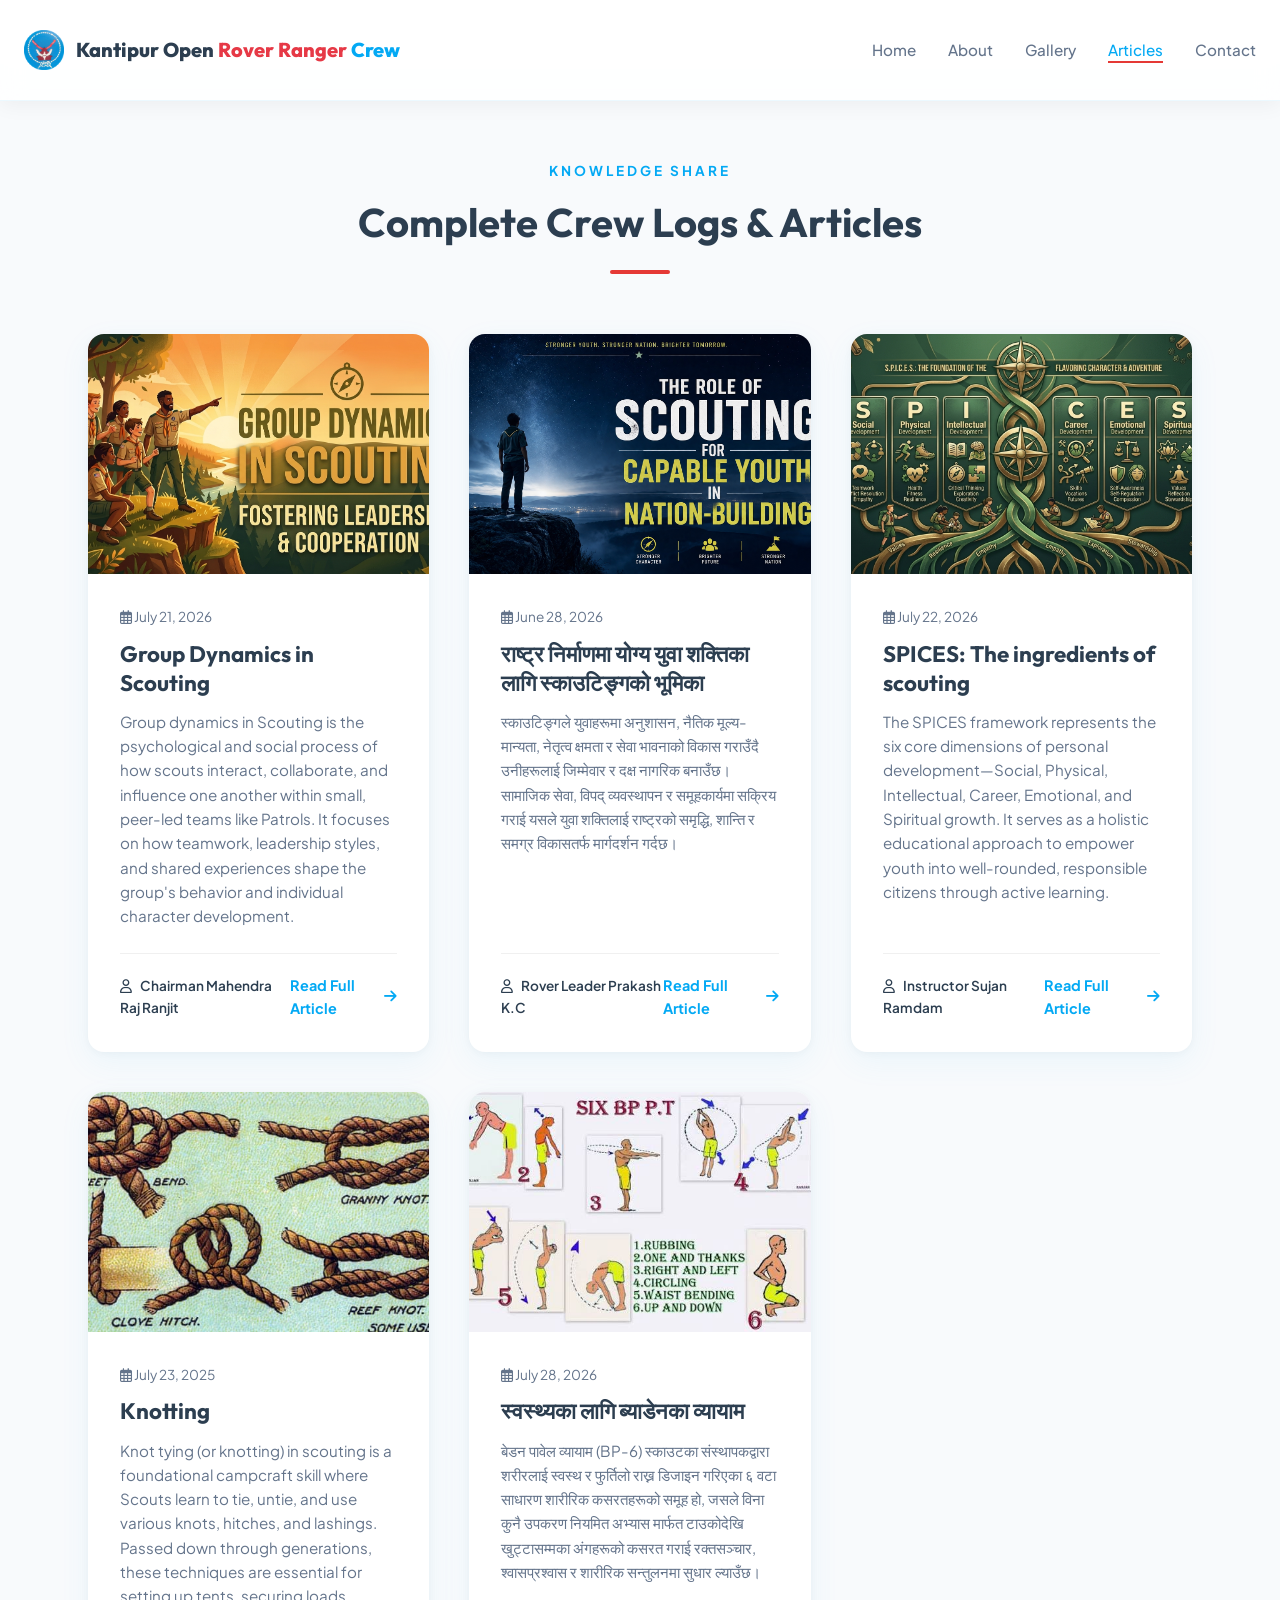
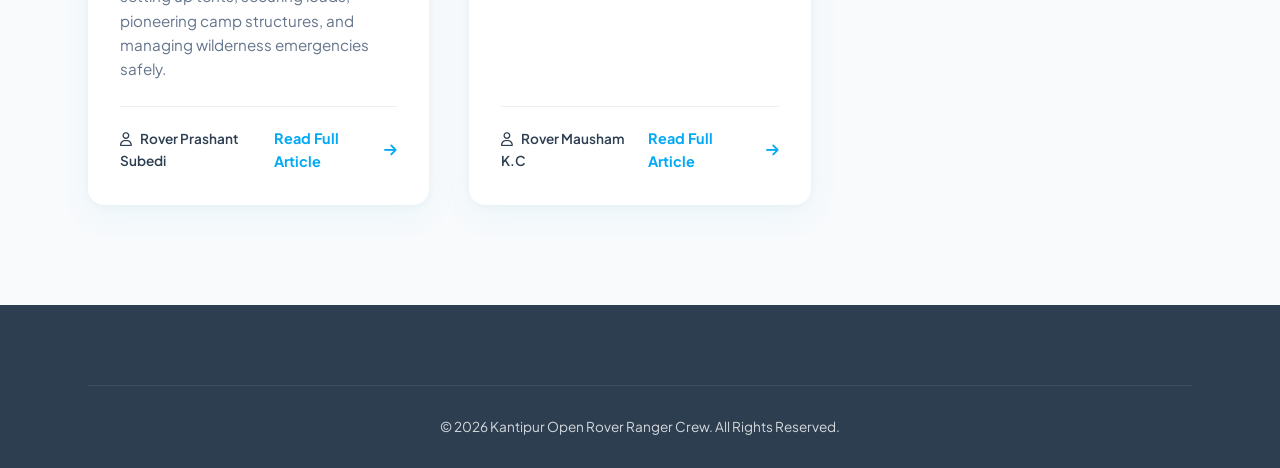
<file: articles.html>
<!DOCTYPE html>
<html lang="en">

<head>
  <meta charset="UTF-8">
  <meta name="viewport" content="width=device-width, initial-scale=1.0">
  <title>Crew Log Archive | Kantipur Open Rover Ranger Crew</title>

  <!-- Favicon -->
  <link rel="icon" type="image/png" href="images/logo/logo.png">

  <!-- Google Fonts for Modern Typography -->
  <link rel="preconnect" href="https://fonts.googleapis.com">
  <link rel="preconnect" href="https://fonts.gstatic.com" crossorigin>
  <link
    href="https://fonts.googleapis.com/css2?family=Plus+Jakarta+Sans:wght@400;500;600;700&family=Outfit:wght@400;600;800&display=swap"
    rel="stylesheet">
  <!-- FontAwesome for Icons -->
  <link rel="stylesheet" href="https://cdnjs.cloudflare.com/ajax/libs/font-awesome/6.4.0/css/all.min.css">
  <link rel="stylesheet" href="style.css">
</head>

<body>

  <!-- Navigation -->
  <nav class="navbar scrolled">
    <div class="nav-container">
      <a href="index.html#home" class="nav-logo">
        <img src="images/logo/logo.png" alt="Kantipur Open Rover Ranger Crew Logo">
        <span>Kantipur Open <span class="text-red">Rover Ranger</span> <span class="text-blue">Crew</span></span>
      </a>
      <ul class="nav-links" id="navLinks">
        <li><a href="index.html#home">Home</a></li>
        <li><a href="index.html#about">About</a></li>
        <li><a href="gallery.html">Gallery</a></li>
        <li><a href="articles.html" class="active">Articles</a></li>
        <li><a href="index.html#contact">Contact</a></li>
      </ul>
      <button class="hamburger" id="hamburger" aria-label="Toggle Menu">
        <span class="bar"></span>
        <span class="bar"></span>
        <span class="bar"></span>
      </button>
    </div>
  </nav>

  <!-- Complete Article Grid Archive -->
  <section class="archive-section section-padding">
    <div class="container">
      <div class="section-header scroll-reveal visible">
        <span class="pre-title">Knowledge Share</span>
        <h2>Complete Crew Logs & Articles</h2>
        <div class="accent-line"></div>
      </div>

      <div class="articles-grid">
        <!-- Copy-Paste Here to add new entries to the overview -->

        <!-- Article entry 1 -->
        <article class="article-card">
          <div class="article-image">
            <img src="images/articles/article-1.jpg" alt="Wilderness Survival">
          </div>
          <div class="article-content">
            <span class="article-date"><i class="far fa-calendar-alt"></i> July 21, 2026</span>
            <h3 class="article-title">Group Dynamics in Scouting</h3>
            <p class="article-excerpt">Group dynamics in Scouting is the psychological and social process of how scouts
              interact, collaborate, and influence one another within small, peer-led teams like Patrols. It focuses on
              how teamwork, leadership styles, and shared experiences shape the group's behavior and individual
              character development.</p>
            <div class="article-footer">
              <span class="article-author"><i class="far fa-user"></i><span style="margin-left: 8px;">Chairman Mahendra
                  Raj Ranjit
                </span></span>
              <a href="content/group-dynamics.html" class="btn-text">Read Full Article <i
                  class="fas fa-arrow-right"></i></a>
            </div>
          </div>
        </article>

        <!-- Article entry 2 -->
        <article class="article-card">
          <div class="article-image">
            <img src="images/articles/article-2.jpg" alt="Leadership Summit">
          </div>
          <div class="article-content">
            <span class="article-date"><i class="far fa-calendar-alt"></i> June 28, 2026</span>
            <h3 class="article-title">राष्ट्र निर्माणमा योग्य युवा शक्तिका लागि स्काउटिङ्गको भूमिका</h3>
            <p class="article-excerpt">स्काउटिङ्गले युवाहरूमा अनुशासन, नैतिक मूल्य-मान्यता, नेतृत्व क्षमता र सेवा
              भावनाको विकास गराउँदै उनीहरूलाई जिम्मेवार र दक्ष नागरिक बनाउँछ। सामाजिक सेवा, विपद् व्यवस्थापन र
              समूहकार्यमा सक्रिय गराई यसले युवा शक्तिलाई राष्ट्रको समृद्धि, शान्ति र समग्र विकासतर्फ मार्गदर्शन गर्दछ।
            </p>
            <div class="article-footer">
              <span class="article-author"><i class="far fa-user"></i><span style="margin-left: 8px;">Rover Leader
                  Prakash K.C
                </span></span>
              <a href="content/youth-for-nation-build.html" class="btn-text">Read Full Article <i
                  class="fas fa-arrow-right"></i></a>
            </div>
          </div>
        </article>

        <!-- Article entry 3 -->
        <article class="article-card">
          <div class="article-image">
            <img src="images/articles/article-3.jpg" alt="Leadership Summit">
          </div>
          <div class="article-content">
            <span class="article-date"><i class="far fa-calendar-alt"></i> July 22, 2026</span>
            <h3 class="article-title">SPICES: The ingredients of scouting</h3>
            <p class="article-excerpt">The SPICES framework represents the six core dimensions of personal
              development—Social, Physical, Intellectual, Career, Emotional, and Spiritual growth. It serves as a
              holistic educational approach to empower youth into well-rounded, responsible citizens through active
              learning.</p>
            <div class="article-footer">
              <span class="article-author"><i class="far fa-user"></i><span style="margin-left: 8px;">Instructor Sujan
                  Ramdam</span></span>
              <a href="content/spices-scout.html" class="btn-text">Read Full Article <i
                  class="fas fa-arrow-right"></i></a>
            </div>
          </div>
        </article>

        <!-- Article entry 4 -->
        <article class="article-card">
          <div class="article-image">
            <img src="images/articles/article-4.jpg" alt="Eco Scouting">
          </div>
          <div class="article-content">
            <span class="article-date"><i class="far fa-calendar-alt"></i> July 23, 2025</span>
            <h3 class="article-title">Knotting</h3>
            <p class="article-excerpt">Knot tying (or knotting) in scouting is a foundational campcraft skill where
              Scouts learn to tie, untie, and use various knots, hitches, and lashings. Passed down through generations,
              these techniques are essential for setting up tents, securing loads, pioneering camp structures, and
              managing wilderness emergencies safely.</p>
            <div class="article-footer">
              <span class="article-author"><i class="far fa-user"></i><span style="margin-left: 8px;">Rover Prashant
                  Subedi
                </span></span>
              <a href="content/knotting.html" class="btn-text">Read Full Article <i class="fas fa-arrow-right"></i></a>
            </div>
          </div>
        </article>

        <!-- Article entry 5 -->
        <article class="article-card">
          <div class="article-image">
            <img src="images/articles/article-5.jpg" alt="Eco Scouting">
          </div>
          <div class="article-content">
            <span class="article-date"><i class="far fa-calendar-alt"></i> July 28, 2026</span>
            <h3 class="article-title">स्वस्थ्यका लागि ब्याडेनका व्यायाम</h3>
            <p class="article-excerpt">बेडन पावेल व्यायाम (BP-6) स्काउटका संस्थापकद्वारा शरीरलाई स्वस्थ र फुर्तिलो राख्न
              डिजाइन गरिएका ६ वटा साधारण शारीरिक कसरतहरूको समूह हो, जसले विना कुनै उपकरण नियमित अभ्यास मार्फत टाउकोदेखि
              खुट्टासम्मका अंगहरूको कसरत गराई रक्तसञ्चार, श्वासप्रश्वास र शारीरिक सन्तुलनमा सुधार ल्याउँछ।</p>
            <div class="article-footer">
              <span class="article-author"><i class="far fa-user"></i><span style="margin-left: 8px;">Rover Mausham K.C

                </span></span>
              <a href="content/baden-exercise.html" class="btn-text">Read Full Article <i
                  class="fas fa-arrow-right"></i></a>
            </div>
          </div>
        </article>

      </div>
    </div>
  </section>

  <!-- Footer -->
  <footer class="footer">
    <div class="container">
      <div class="footer-bottom">
        <p>&copy; 2026 Kantipur Open Rover Ranger Crew. All Rights Reserved.</p>
      </div>
    </div>
  </footer>

  <script src="script.js"></script>
</body>

</html>
</file>
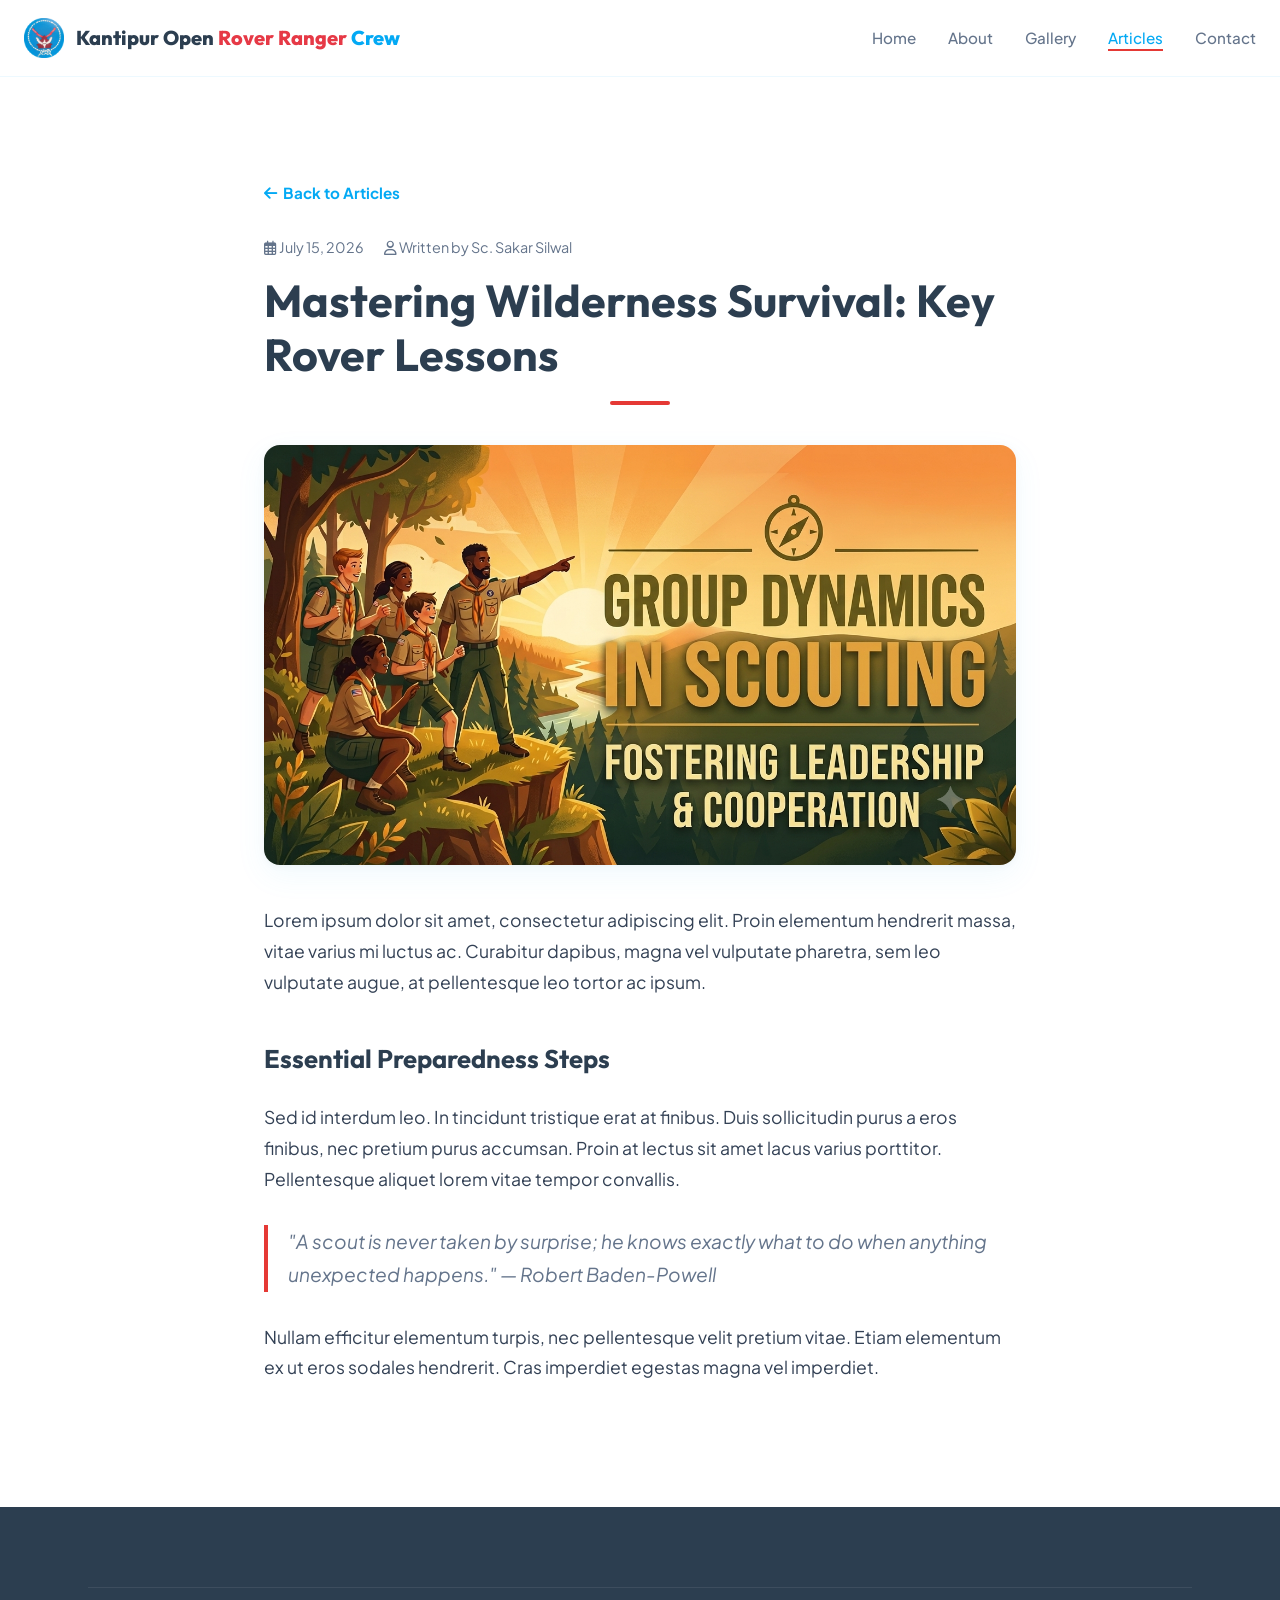
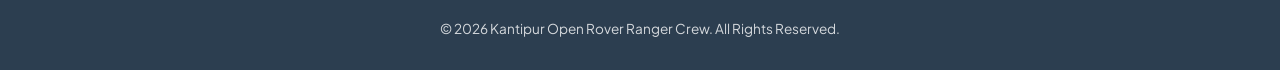
<file: content/article-template.html>
<!DOCTYPE html>
<html lang="en">

<head>
  <meta charset="UTF-8">
  <meta name="viewport" content="width=device-width, initial-scale=1.0">
  <!-- Favicon -->
  <link rel="icon" type="image/png" href="images/logo/logo.png">
  <!-- Change this text to match your new article's topic -->
  <title>Article Title | Kantipur Open Rover Ranger Crew</title>
  <link rel="preconnect" href="https://fonts.googleapis.com">
  <link rel="preconnect" href="https://fonts.gstatic.com" crossorigin>
  <link
    href="https://fonts.googleapis.com/css2?family=Plus+Jakarta+Sans:wght@400;500;600;700&family=Outfit:wght@400;600;800&display=swap"
    rel="stylesheet">
  <link rel="stylesheet" href="https://cdnjs.cloudflare.com/ajax/libs/font-awesome/6.4.0/css/all.min.css">
  <link rel="stylesheet" href="../style.css">
</head>

<body>

  <!-- Navigation -->
  <nav class="navbar scrolled">
    <div class="nav-container">
      <a href="../index.html#home" class="nav-logo">
        <img src="../images/logo/logo.png" alt="Kantipur Logo">
        <span>Kantipur Open <span class="text-red">Rover Ranger</span> <span class="text-blue">Crew</span></span>
      </a>
      <ul class="nav-links" id="navLinks">
        <li><a href="../index.html#home">Home</a></li>
        <li><a href="../index.html#about">About</a></li>
        <li><a href="../gallery.html">Gallery</a></li>
        <li><a href="../articles.html" class="active">Articles</a></li>
        <li><a href="../index.html#contact">Contact</a></li>
      </ul>
    </div>
  </nav>

  <!-- Deep Article Content Layout Block -->
  <main class="single-article-wrapper section-padding">
    <div class="container container-skinny">

      <!-- Back to list tracking link -->
      <a href="../articles.html" class="btn-text back-link"><i class="fas fa-arrow-left"></i> Back to Articles</a>

      <header class="single-article-header">
        <!-- 1. PASTE THE DATE & AUTHOR HERE -->
        <div class="article-meta-info">
          <span><i class="far fa-calendar-alt"></i> July 15, 2026</span>
          <span><i class="far fa-user"></i> Written by Sc. Sakar Silwal</span>
        </div>
        <!-- 2. PASTE THE MAIN HEADING TITLE HERE -->
        <h1>Mastering Wilderness Survival: Key Rover Lessons</h1>
        <div class="accent-line left-aligned"></div>
      </header>

      <!-- 3. MAIN COVERS FEATURED GRAPHIC HERE -->
      <div class="single-article-banner">
        <img src="../images/articles/article-1.jpg" alt="Wilderness Featured Image">
      </div>

      <!-- 4. PASTE THE FULL TEXT CONTENT HERE -->
      <article class="single-article-body">
        <p>Lorem ipsum dolor sit amet, consectetur adipiscing elit. Proin elementum hendrerit massa, vitae varius mi
          luctus ac. Curabitur dapibus, magna vel vulputate pharetra, sem leo vulputate augue, at pellentesque leo
          tortor ac ipsum.</p>

        <h3>Essential Preparedness Steps</h3>
        <p>Sed id interdum leo. In tincidunt tristique erat at finibus. Duis sollicitudin purus a eros finibus, nec
          pretium purus accumsan. Proin at lectus sit amet lacus varius porttitor. Pellentesque aliquet lorem vitae
          tempor convallis.</p>

        <blockquote>
          "A scout is never taken by surprise; he knows exactly what to do when anything unexpected happens." — Robert
          Baden-Powell
        </blockquote>

        <p>Nullam efficitur elementum turpis, nec pellentesque velit pretium vitae. Etiam elementum ex ut eros sodales
          hendrerit. Cras imperdiet egestas magna vel imperdiet.</p>
      </article>

    </div>
  </main>

  <!-- Footer -->
  <footer class="footer">
    <div class="container">
      <div class="footer-bottom">
        <p>&copy; 2026 Kantipur Open Rover Ranger Crew. All Rights Reserved.</p>
      </div>
    </div>
  </footer>

  <script src="../script.js"></script>
</body>

</html>
</file>
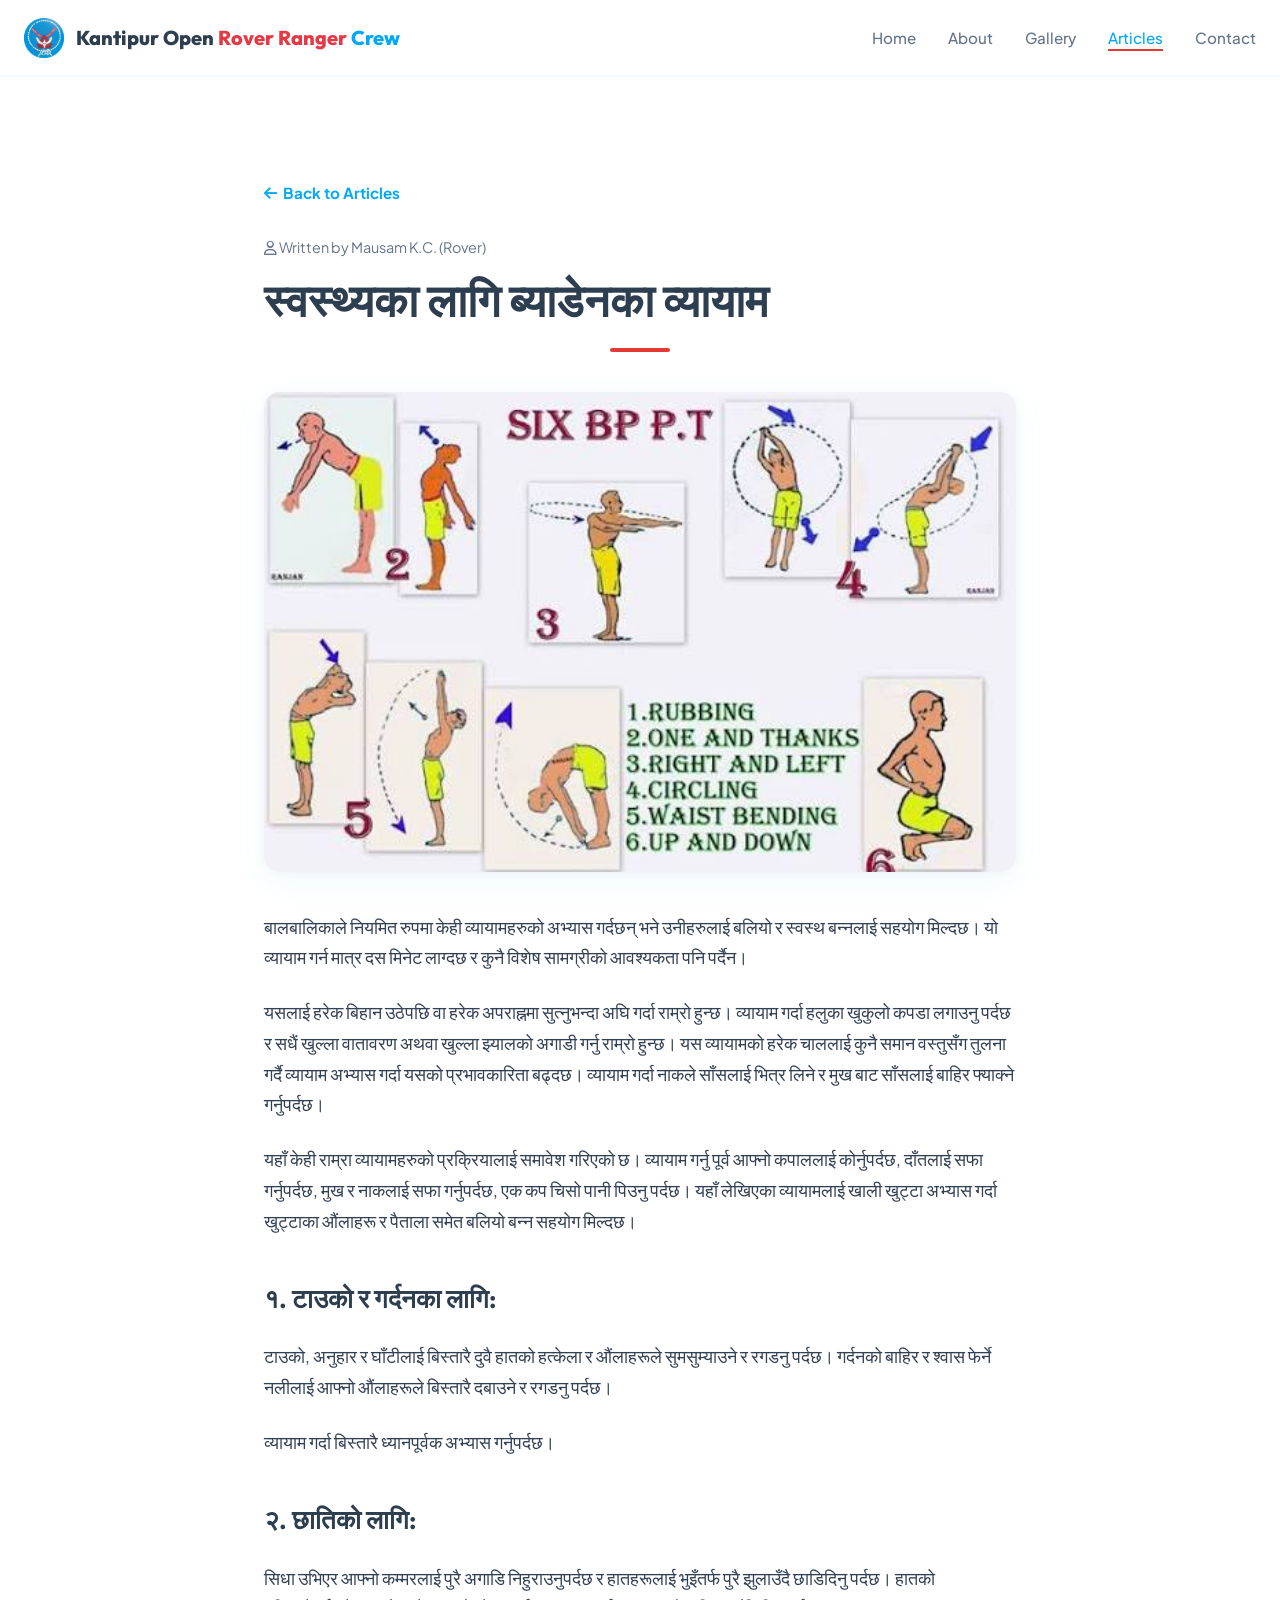
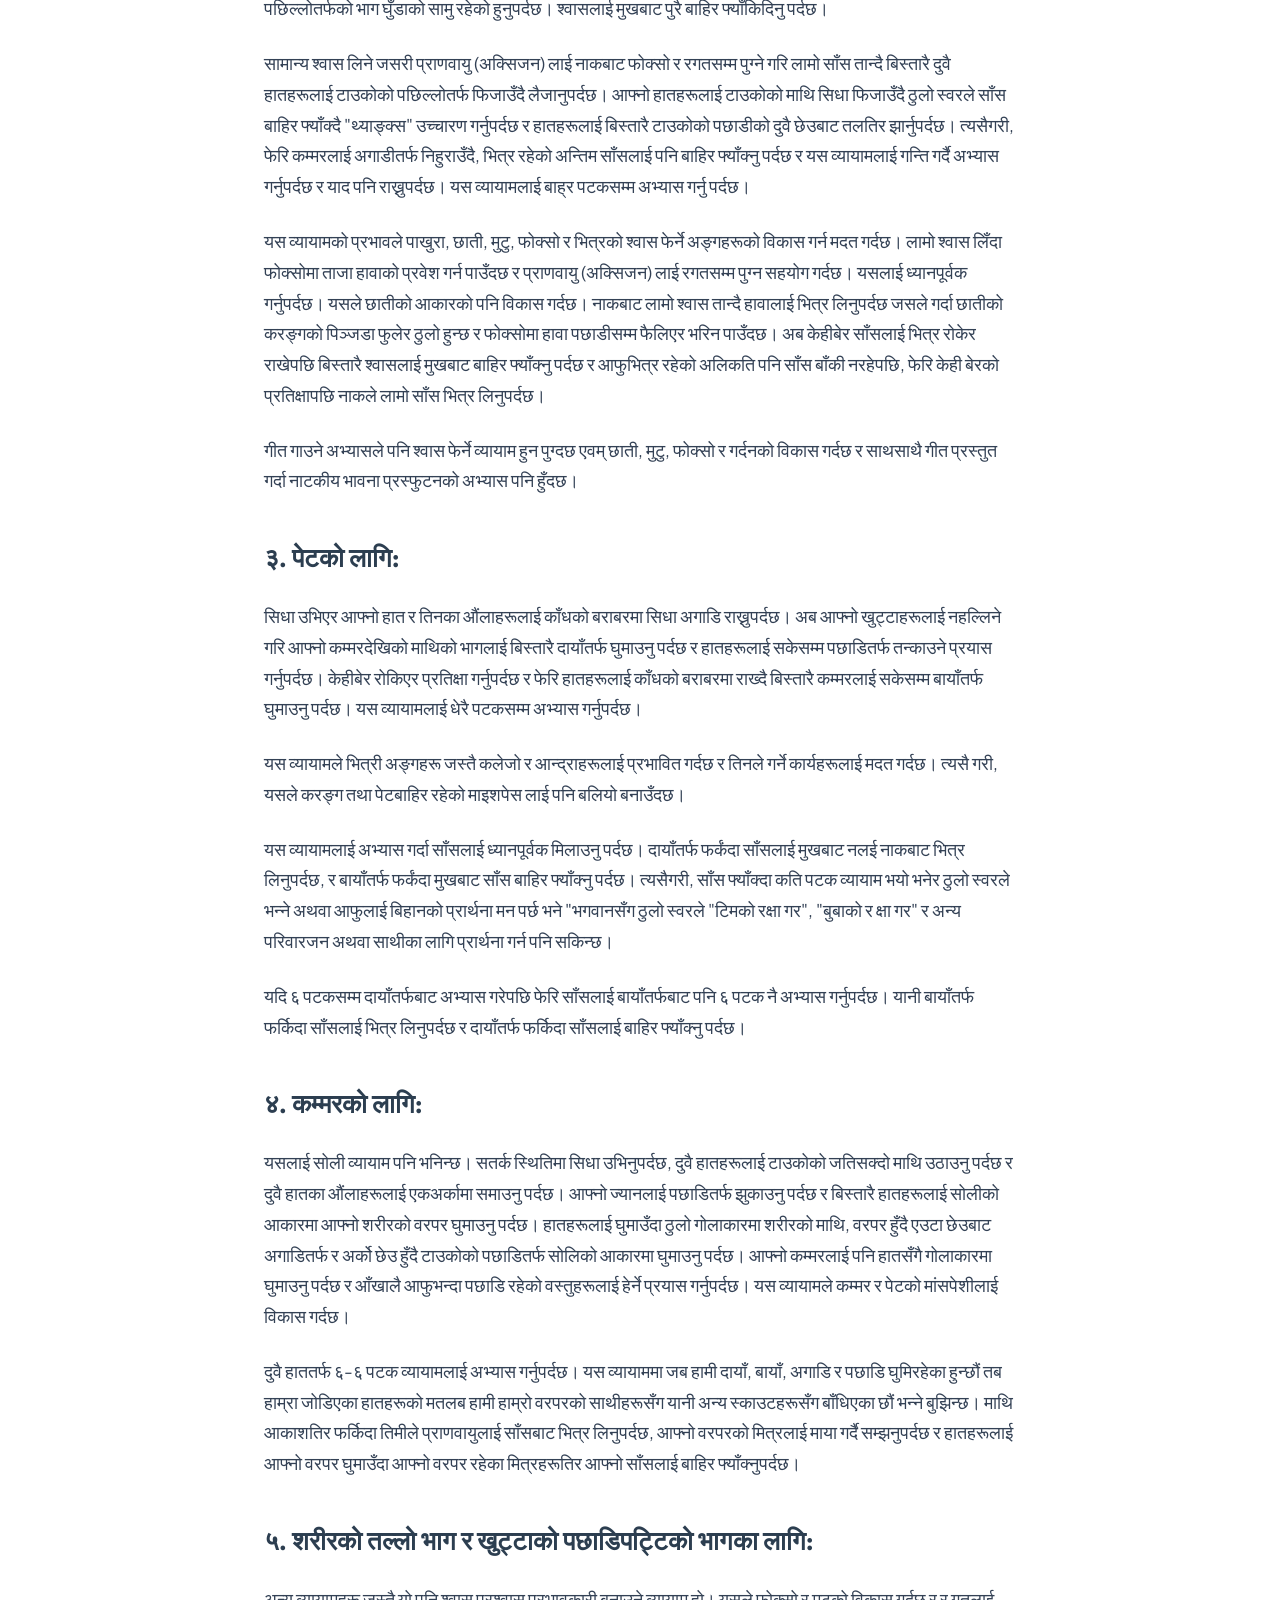
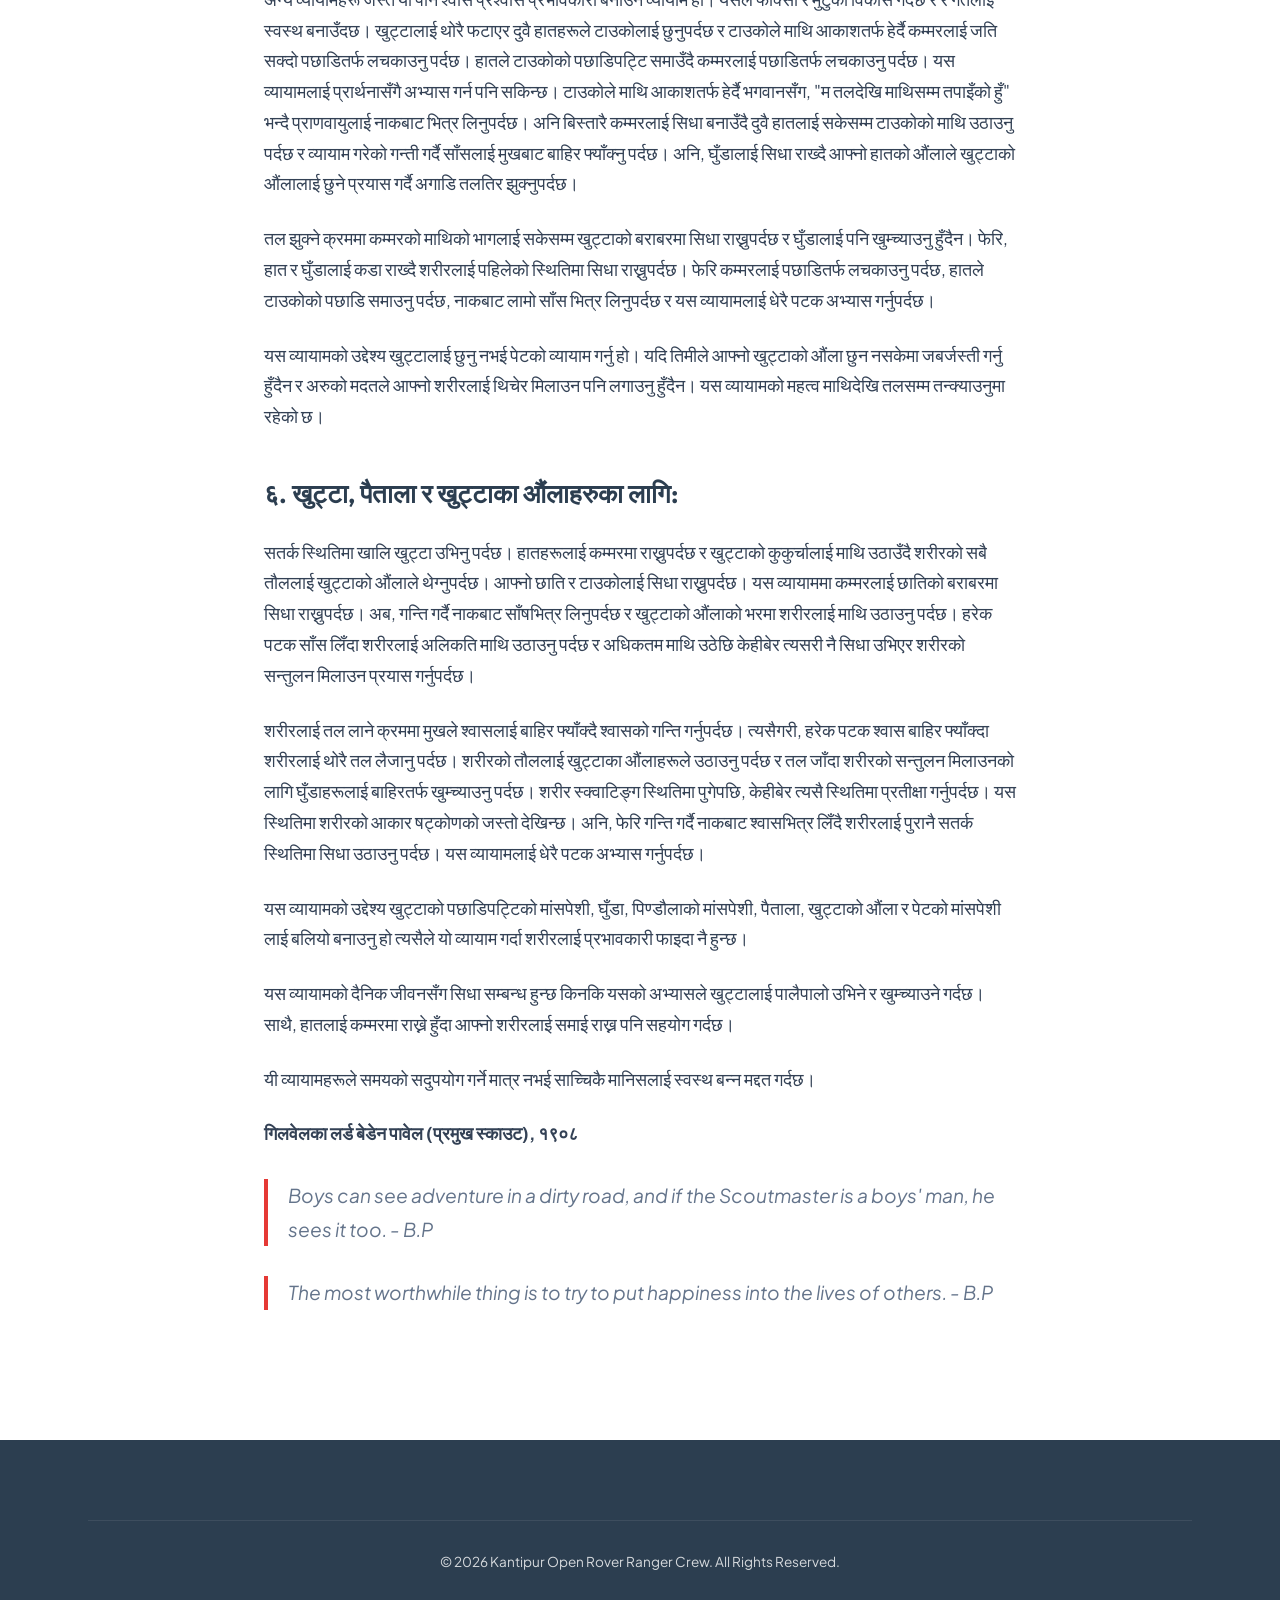
<file: content/baden-exercise.html>
<!DOCTYPE html>
<html lang="ne">

<head>
    <meta charset="UTF-8">
    <meta name="viewport" content="width=device-width, initial-scale=1.0">
    <!-- Favicon -->
    <link rel="icon" type="image/png" href="images/logo/logo.png">
    <title>स्वस्थ्यका लागि ब्याडेनका व्यायाम | Kantipur Open Rover Ranger Crew</title>
    <link rel="preconnect" href="https://fonts.googleapis.com">
    <link rel="preconnect" href="https://fonts.gstatic.com" crossorigin>
    <link
        href="https://fonts.googleapis.com/css2?family=Plus+Jakarta+Sans:wght@400;500;600;700&family=Outfit:wght@400;600;800&family=Mukta:wght@400;500;600;700&display=swap"
        rel="stylesheet">
    <link rel="stylesheet" href="https://cdnjs.cloudflare.com/ajax/libs/font-awesome/6.4.0/css/all.min.css">
    <link rel="stylesheet" href="../style.css">
</head>

<body>

    <!-- Navigation -->
    <nav class="navbar scrolled">
        <div class="nav-container">
            <a href="../index.html#home" class="nav-logo">
                <img src="../images/logo/logo.png" alt="Kantipur Logo">
                <span>Kantipur Open <span class="text-red">Rover Ranger</span> <span
                        class="text-blue">Crew</span></span>
            </a>
            <ul class="nav-links" id="navLinks">
                <li><a href="../index.html#home">Home</a></li>
                <li><a href="../index.html#about">About</a></li>
                <li><a href="../gallery.html">Gallery</a></li>
                <li><a href="../articles.html" class="active">Articles</a></li>
                <li><a href="../index.html#contact">Contact</a></li>
            </ul>
        </div>
    </nav>

    <!-- Deep Article Content Layout Block -->
    <main class="single-article-wrapper section-padding">
        <div class="container container-skinny">

            <!-- Back to list tracking link -->
            <a href="../articles.html" class="btn-text back-link"><i class="fas fa-arrow-left"></i> Back to Articles</a>

            <header class="single-article-header">
                <div class="article-meta-info">
                    <span><i class="far fa-user"></i> Written by Mausam K.C. (Rover)</span>
                </div>
                <h1>स्वस्थ्यका लागि ब्याडेनका व्यायाम</h1>
                <div class="accent-line left-aligned"></div>
            </header>

            <!-- FEATURED GRAPHIC -->
            <div class="single-article-banner">
                <img src="../images/articles/article-5.jpg" alt="Baden Powell Exercises Featured Image">
            </div>

            <!-- FULL TEXT CONTENT -->
            <article class="single-article-body">

                <p>
                    बालबालिकाले नियमित रुपमा केही व्यायामहरुको अभ्यास गर्दछन् भने उनीहरुलाई बलियो र स्वस्थ बन्नलाई सहयोग
                    मिल्दछ। यो व्यायाम गर्न मात्र दस मिनेट लाग्दछ र कुनै विशेष सामग्रीको आवश्यकता पनि पर्दैन।
                </p>
                <p>
                    यसलाई हरेक बिहान उठेपछि वा हरेक अपराह्नमा सुत्नुभन्दा अघि गर्दा राम्रो हुन्छ। व्यायाम गर्दा हलुका
                    खुकुलो कपडा लगाउनु पर्दछ र सधैं खुल्ला वातावरण अथवा खुल्ला झ्यालको अगाडी गर्नु राम्रो हुन्छ। यस
                    व्यायामको हरेक चाललाई कुनै समान वस्तुसँग तुलना गर्दै व्यायाम अभ्यास गर्दा यसको प्रभावकारिता बढ्दछ।
                    व्यायाम गर्दा नाकले साँसलाई भित्र लिने र मुख बाट साँसलाई बाहिर फ्याक्ने गर्नुपर्दछ।
                </p>
                <p>
                    यहाँ केही राम्रा व्यायामहरुको प्रक्रियालाई समावेश गरिएको छ। व्यायाम गर्नु पूर्व आफ्नो कपाललाई
                    कोर्नुपर्दछ, दाँतलाई सफा गर्नुपर्दछ, मुख र नाकलाई सफा गर्नुपर्दछ, एक कप चिसो पानी पिउनु पर्दछ। यहाँ
                    लेखिएका व्यायामलाई खाली खुट्टा अभ्यास गर्दा खुट्टाका औंलाहरू र पैताला समेत बलियो बन्न सहयोग मिल्दछ।
                </p>

                <h3>१. टाउको र गर्दनका लागि:</h3>
                <p>
                    टाउको, अनुहार र घाँटीलाई बिस्तारै दुवै हातको हत्केला र औंलाहरूले सुमसुम्याउने र रगडनु पर्दछ। गर्दनको
                    बाहिर र श्वास फेर्ने नलीलाई आफ्नो औंलाहरूले बिस्तारै दबाउने र रगडनु पर्दछ।
                </p>
                <p>
                    व्यायाम गर्दा बिस्तारै ध्यानपूर्वक अभ्यास गर्नुपर्दछ।
                </p>

                <h3>२. छातिको लागि:</h3>
                <p>
                    सिधा उभिएर आफ्नो कम्मरलाई पुरै अगाडि निहुराउनुपर्दछ र हातहरूलाई भुइँतर्फ पुरै झुलाउँदै छाडिदिनु
                    पर्दछ। हातको पछिल्लोतर्फको भाग घुँडाको सामु रहेको हुनुपर्दछ। श्वासलाई मुखबाट पुरै बाहिर फ्याँकिदिनु
                    पर्दछ।
                </p>
                <p>
                    सामान्य श्वास लिने जसरी प्राणवायु (अक्सिजन) लाई नाकबाट फोक्सो र रगतसम्म पुग्ने गरि लामो साँस तान्दै
                    बिस्तारै दुवै हातहरूलाई टाउकोको पछिल्लोतर्फ फिजाउँदै लैजानुपर्दछ। आफ्नो हातहरूलाई टाउकोको माथि सिधा
                    फिजाउँदै ठुलो स्वरले साँस बाहिर फ्याँक्दै "थ्याङ्क्स" उच्चारण गर्नुपर्दछ र हातहरूलाई बिस्तारै
                    टाउकोको पछाडीको दुवै छेउबाट तलतिर झार्नुपर्दछ। त्यसैगरी, फेरि कम्मरलाई अगाडीतर्फ निहुराउँदै, भित्र
                    रहेको अन्तिम साँसलाई पनि बाहिर फ्याँक्नु पर्दछ र यस व्यायामलाई गन्ति गर्दै अभ्यास गर्नुपर्दछ र याद
                    पनि राख्नुपर्दछ। यस व्यायामलाई बाह्र पटकसम्म अभ्यास गर्नु पर्दछ।
                </p>
                <p>
                    यस व्यायामको प्रभावले पाखुरा, छाती, मुटु, फोक्सो र भित्रको श्वास फेर्ने अङ्गहरूको विकास गर्न मदत
                    गर्दछ। लामो श्वास लिँदा फोक्सोमा ताजा हावाको प्रवेश गर्न पाउँदछ र प्राणवायु (अक्सिजन) लाई रगतसम्म
                    पुग्न सहयोग गर्दछ। यसलाई ध्यानपूर्वक गर्नुपर्दछ। यसले छातीको आकारको पनि विकास गर्दछ। नाकबाट लामो
                    श्वास तान्दै हावालाई भित्र लिनुपर्दछ जसले गर्दा छातीको करङ्गको पिञ्जडा फुलेर ठुलो हुन्छ र फोक्सोमा
                    हावा पछाडीसम्म फैलिएर भरिन पाउँदछ। अब केहीबेर साँसलाई भित्र रोकेर राखेपछि बिस्तारै श्वासलाई मुखबाट
                    बाहिर फ्याँक्नु पर्दछ र आफुभित्र रहेको अलिकति पनि साँस बाँकी नरहेपछि, फेरि केही बेरको प्रतिक्षापछि
                    नाकले लामो साँस भित्र लिनुपर्दछ।
                </p>
                <p>
                    गीत गाउने अभ्यासले पनि श्वास फेर्ने व्यायाम हुन पुग्दछ एवम् छाती, मुटु, फोक्सो र गर्दनको विकास गर्दछ
                    र साथसाथै गीत प्रस्तुत गर्दा नाटकीय भावना प्रस्फुटनको अभ्यास पनि हुँदछ।
                </p>

                <h3>३. पेटको लागि:</h3>
                <p>
                    सिधा उभिएर आफ्नो हात र तिनका औंलाहरूलाई काँधको बराबरमा सिधा अगाडि राख्नुपर्दछ। अब आफ्नो खुट्टाहरूलाई
                    नहल्लिने गरि आफ्नो कम्मरदेखिको माथिको भागलाई बिस्तारै दायाँतर्फ घुमाउनु पर्दछ र हातहरूलाई सकेसम्म
                    पछाडितर्फ तन्काउने प्रयास गर्नुपर्दछ। केहीबेर रोकिएर प्रतिक्षा गर्नुपर्दछ र फेरि हातहरूलाई काँधको
                    बराबरमा राख्दै बिस्तारै कम्मरलाई सकेसम्म बायाँतर्फ घुमाउनु पर्दछ। यस व्यायामलाई धेरै पटकसम्म अभ्यास
                    गर्नुपर्दछ।
                </p>
                <p>
                    यस व्यायामले भित्री अङ्गहरू जस्तै कलेजो र आन्द्राहरूलाई प्रभावित गर्दछ र तिनले गर्ने कार्यहरूलाई मदत
                    गर्दछ। त्यसै गरी, यसले करङ्ग तथा पेटबाहिर रहेको माइशपेस लाई पनि बलियो बनाउँदछ।
                </p>
                <p>
                    यस व्यायामलाई अभ्यास गर्दा साँसलाई ध्यानपूर्वक मिलाउनु पर्दछ। दायाँतर्फ फर्कंदा साँसलाई मुखबाट नलई
                    नाकबाट भित्र लिनुपर्दछ, र बायाँतर्फ फर्कंदा मुखबाट साँस बाहिर फ्याँक्नु पर्दछ। त्यसैगरी, साँस
                    फ्याँक्दा कति पटक व्यायाम भयो भनेर ठुलो स्वरले भन्ने अथवा आफुलाई बिहानको प्रार्थना मन पर्छ भने
                    "भगवानसँग ठुलो स्वरले "टिमको रक्षा गर", "बुबाको र क्षा गर" र अन्य परिवारजन अथवा साथीका लागि
                    प्रार्थना गर्न पनि सकिन्छ।
                </p>
                <p>
                    यदि ६ पटकसम्म दायाँतर्फबाट अभ्यास गरेपछि फेरि साँसलाई बायाँतर्फबाट पनि ६ पटक नै अभ्यास गर्नुपर्दछ।
                    यानी बायाँतर्फ फर्किदा साँसलाई भित्र लिनुपर्दछ र दायाँतर्फ फर्किदा साँसलाई बाहिर फ्याँक्नु पर्दछ।
                </p>

                <h3>४. कम्मरको लागि:</h3>
                <p>
                    यसलाई सोली व्यायाम पनि भनिन्छ। सतर्क स्थितिमा सिधा उभिनुपर्दछ, दुवै हातहरूलाई टाउकोको जतिसक्दो माथि
                    उठाउनु पर्दछ र दुवै हातका औंलाहरूलाई एकअर्कामा समाउनु पर्दछ। आफ्नो ज्यानलाई पछाडितर्फ झुकाउनु पर्दछ
                    र बिस्तारै हातहरूलाई सोलीको आकारमा आफ्नो शरीरको वरपर घुमाउनु पर्दछ। हातहरूलाई घुमाउँदा ठुलो
                    गोलाकारमा शरीरको माथि, वरपर हुँदै एउटा छेउबाट अगाडितर्फ र अर्को छेउ हुँदै टाउकोको पछाडितर्फ सोलिको
                    आकारमा घुमाउनु पर्दछ। आफ्नो कम्मरलाई पनि हातसँगै गोलाकारमा घुमाउनु पर्दछ र आँखालै आफुभन्दा पछाडि
                    रहेको वस्तुहरूलाई हेर्ने प्रयास गर्नुपर्दछ। यस व्यायामले कम्मर र पेटको मांसपेशीलाई विकास गर्दछ।
                </p>
                <p>
                    दुवै हाततर्फ ६-६ पटक व्यायामलाई अभ्यास गर्नुपर्दछ। यस व्यायाममा जब हामी दायाँ, बायाँ, अगाडि र पछाडि
                    घुमिरहेका हुन्छौं तब हाम्रा जोडिएका हातहरूको मतलब हामी हाम्रो वरपरको साथीहरूसँग यानी अन्य
                    स्काउटहरूसँग बाँधिएका छौं भन्ने बुझिन्छ। माथि आकाशतिर फर्किदा तिमीले प्राणवायुलाई साँसबाट भित्र
                    लिनुपर्दछ, आफ्नो वरपरको मित्रलाई माया गर्दै सम्झनुपर्दछ र हातहरूलाई आफ्नो वरपर घुमाउँदा आफ्नो वरपर
                    रहेका मित्रहरूतिर आफ्नो साँसलाई बाहिर फ्याँक्नुपर्दछ।
                </p>

                <h3>५. शरीरको तल्लो भाग र खुट्टाको पछाडिपट्टिको भागका लागि:</h3>
                <p>
                    अन्य व्यायामहरू जस्तै यो पनि श्वास प्रश्वास प्रभावकारी बनाउने व्यायाम हो। यसले फोक्सो र मुटुको विकास
                    गर्दछ र र गतलाई स्वस्थ बनाउँदछ। खुट्टालाई थोरै फटाएर दुवै हातहरूले टाउकोलाई छुनुपर्दछ र टाउकोले माथि
                    आकाशतर्फ हेर्दै कम्मरलाई जति सक्दो पछाडितर्फ लचकाउनु पर्दछ। हातले टाउकोको पछाडिपट्टि समाउँदै
                    कम्मरलाई पछाडितर्फ लचकाउनु पर्दछ। यस व्यायामलाई प्रार्थनासँगै अभ्यास गर्न पनि सकिन्छ। टाउकोले माथि
                    आकाशतर्फ हेर्दै भगवानसँग, "म तलदेखि माथिसम्म तपाइँको हुँ" भन्दै प्राणवायुलाई नाकबाट भित्र लिनुपर्दछ।
                    अनि बिस्तारै कम्मरलाई सिधा बनाउँदै दुवै हातलाई सकेसम्म टाउकोको माथि उठाउनु पर्दछ र व्यायाम गरेको
                    गन्ती गर्दै साँसलाई मुखबाट बाहिर फ्याँक्नु पर्दछ। अनि, घुँडालाई सिधा राख्दै आफ्नो हातको औंलाले
                    खुट्टाको औंलालाई छुने प्रयास गर्दै अगाडि तलतिर झुक्नुपर्दछ।
                </p>
                <p>
                    तल झुक्ने क्रममा कम्मरको माथिको भागलाई सकेसम्म खुट्टाको बराबरमा सिधा राख्नुपर्दछ र घुँडालाई पनि
                    खुम्च्याउनु हुँदैन। फेरि, हात र घुँडालाई कडा राख्दै शरीरलाई पहिलेको स्थितिमा सिधा राख्नुपर्दछ। फेरि
                    कम्मरलाई पछाडितर्फ लचकाउनु पर्दछ, हातले टाउकोको पछाडि समाउनु पर्दछ, नाकबाट लामो साँस भित्र लिनुपर्दछ
                    र यस व्यायामलाई धेरै पटक अभ्यास गर्नुपर्दछ।
                </p>
                <p>
                    यस व्यायामको उद्देश्य खुट्टालाई छुनु नभई पेटको व्यायाम गर्नु हो। यदि तिमीले आफ्नो खुट्टाको औंला छुन
                    नसकेमा जबर्जस्ती गर्नु हुँदैन र अरुको मदतले आफ्नो शरीरलाई थिचेर मिलाउन पनि लगाउनु हुँदैन। यस
                    व्यायामको महत्व माथिदेखि तलसम्म तन्क्याउनुमा रहेको छ।
                </p>

                <h3>६. खुट्टा, पैताला र खुट्टाका औंलाहरुका लागि:</h3>
                <p>
                    सतर्क स्थितिमा खालि खुट्टा उभिनु पर्दछ। हातहरूलाई कम्मरमा राख्नुपर्दछ र खुट्टाको कुकुर्चालाई माथि
                    उठाउँदै शरीरको सबै तौललाई खुट्टाको औंलाले थेग्नुपर्दछ। आफ्नो छाति र टाउकोलाई सिधा राख्नुपर्दछ। यस
                    व्यायाममा कम्मरलाई छातिको बराबरमा सिधा राख्नुपर्दछ। अब, गन्ति गर्दै नाकबाट साँषभित्र लिनुपर्दछ र
                    खुट्टाको औंलाको भरमा शरीरलाई माथि उठाउनु पर्दछ। हरेक पटक साँस लिँदा शरीरलाई अलिकति माथि उठाउनु पर्दछ
                    र अधिकतम माथि उठेछि केहीबेर त्यसरी नै सिधा उभिएर शरीरको सन्तुलन मिलाउन प्रयास गर्नुपर्दछ।
                </p>
                <p>
                    शरीरलाई तल लाने क्रममा मुखले श्वासलाई बाहिर फ्याँक्दै श्वासको गन्ति गर्नुपर्दछ। त्यसैगरी, हरेक पटक
                    श्वास बाहिर फ्याँक्दा शरीरलाई थोरै तल लैजानु पर्दछ। शरीरको तौललाई खुट्टाका औंलाहरूले उठाउनु पर्दछ र
                    तल जाँदा शरीरको सन्तुलन मिलाउनको लागि घुँडाहरूलाई बाहिरतर्फ खुम्च्याउनु पर्दछ। शरीर स्क्वाटिङ्ग
                    स्थितिमा पुगेपछि, केहीबेर त्यसै स्थितिमा प्रतीक्षा गर्नुपर्दछ। यस स्थितिमा शरीरको आकार षट्कोणको
                    जस्तो देखिन्छ। अनि, फेरि गन्ति गर्दै नाकबाट श्वासभित्र लिँदै शरीरलाई पुरानै सतर्क स्थितिमा सिधा
                    उठाउनु पर्दछ। यस व्यायामलाई धेरै पटक अभ्यास गर्नुपर्दछ।
                </p>
                <p>
                    यस व्यायामको उद्देश्य खुट्टाको पछाडिपट्टिको मांसपेशी, घुँडा, पिण्डौलाको मांसपेशी, पैताला, खुट्टाको
                    औंला र पेटको मांसपेशी लाई बलियो बनाउनु हो त्यसैले यो व्यायाम गर्दा शरीरलाई प्रभावकारी फाइदा नै
                    हुन्छ।
                </p>
                <p>
                    यस व्यायामको दैनिक जीवनसँग सिधा सम्बन्ध हुन्छ किनकि यसको अभ्यासले खुट्टालाई पालैपालो उभिने र
                    खुम्च्याउने गर्दछ। साथै, हातलाई कम्मरमा राख्ने हुँदा आफ्नो शरीरलाई समाई राख्न पनि सहयोग गर्दछ।
                </p>
                <p>
                    यी व्यायामहरूले समयको सदुपयोग गर्ने मात्र नभई साच्चिकै मानिसलाई स्वस्थ बन्न मद्दत गर्दछ।
                </p>

                <p class="article-author-footer">
                    <strong>गिलवेलका लर्ड बेडेन पावेल (प्रमुख स्काउट), १९०८</strong>
                </p>

                <blockquote>
                    Boys can see adventure in a dirty road, and if the Scoutmaster is a boys' man, he sees it too. - B.P
                </blockquote>

                <blockquote>
                    The most worthwhile thing is to try to put happiness into the lives of others. - B.P
                </blockquote>

            </article>

        </div>
    </main>

    <!-- Footer -->
    <footer class="footer">
        <div class="container">
            <div class="footer-bottom">
                <p>&copy; 2026 Kantipur Open Rover Ranger Crew. All Rights Reserved.</p>
            </div>
        </div>
    </footer>

    <script src="../script.js"></script>
</body>

</html>
</file>
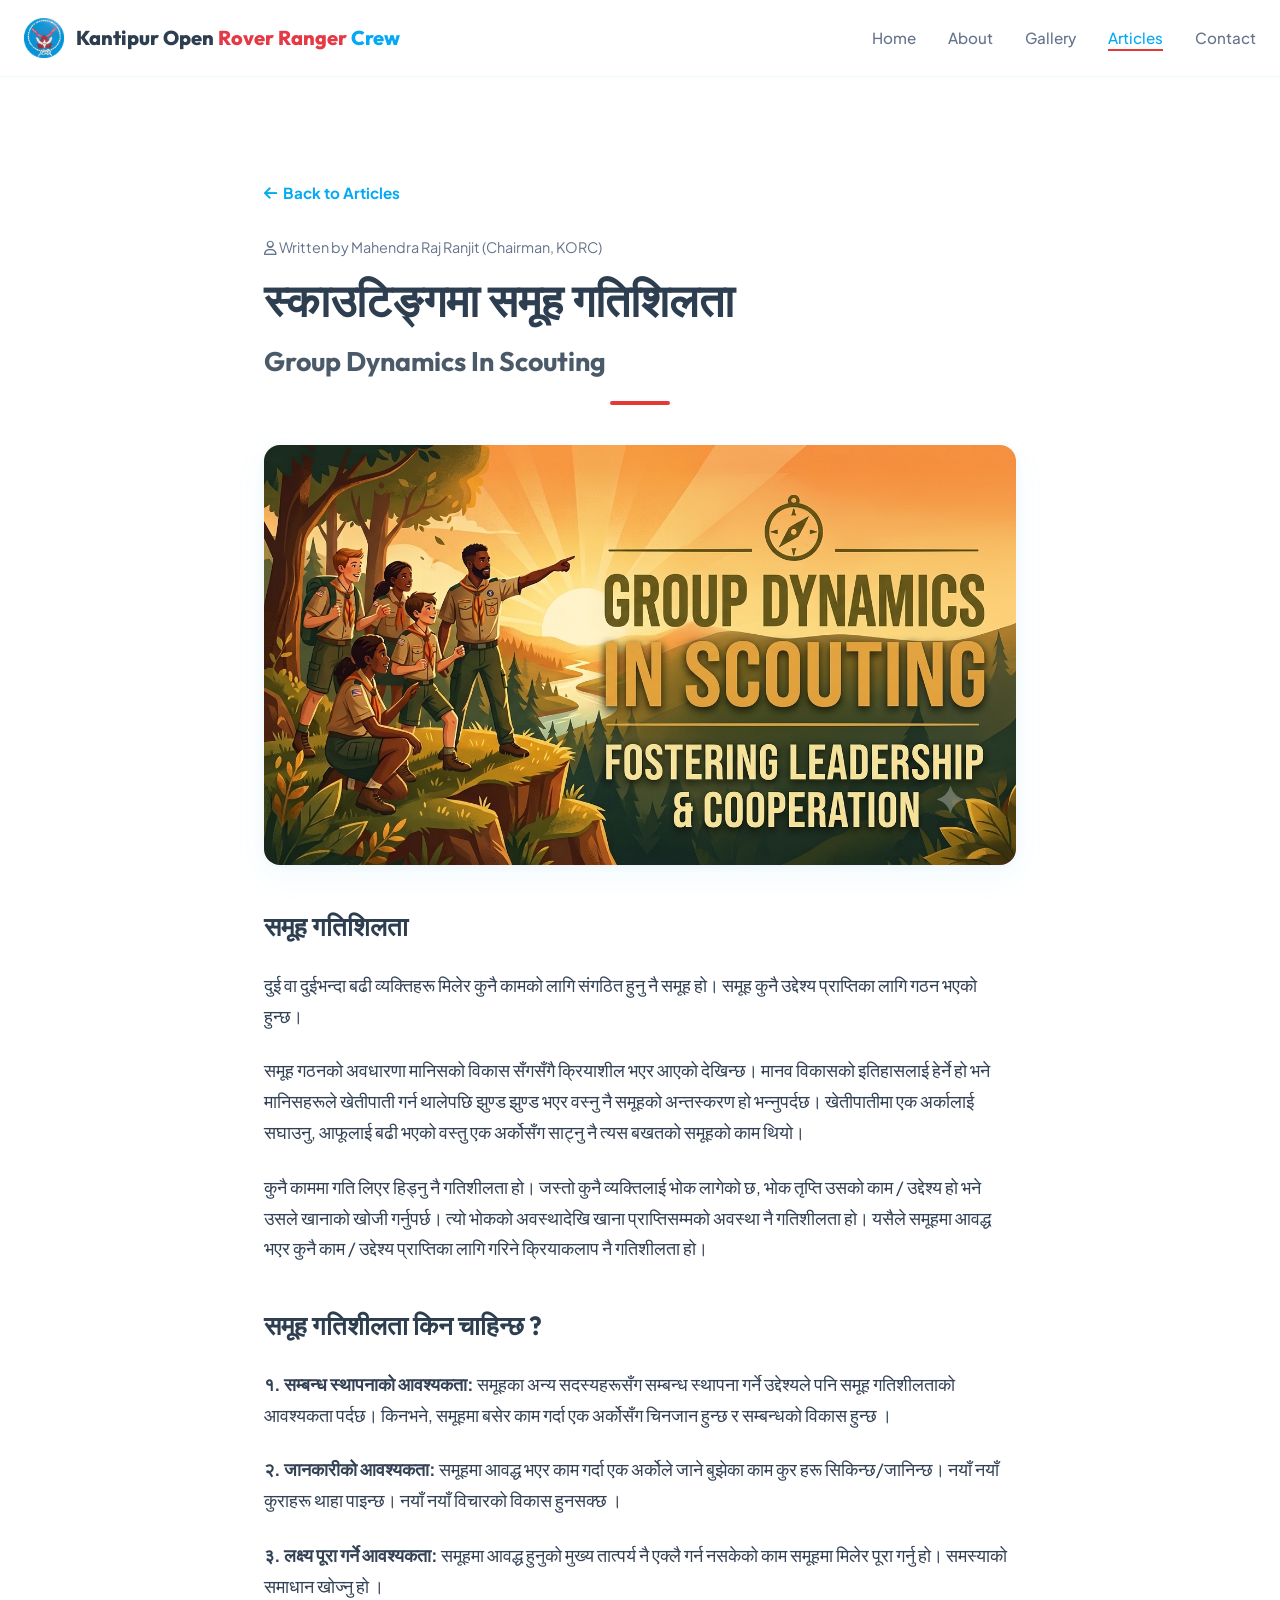
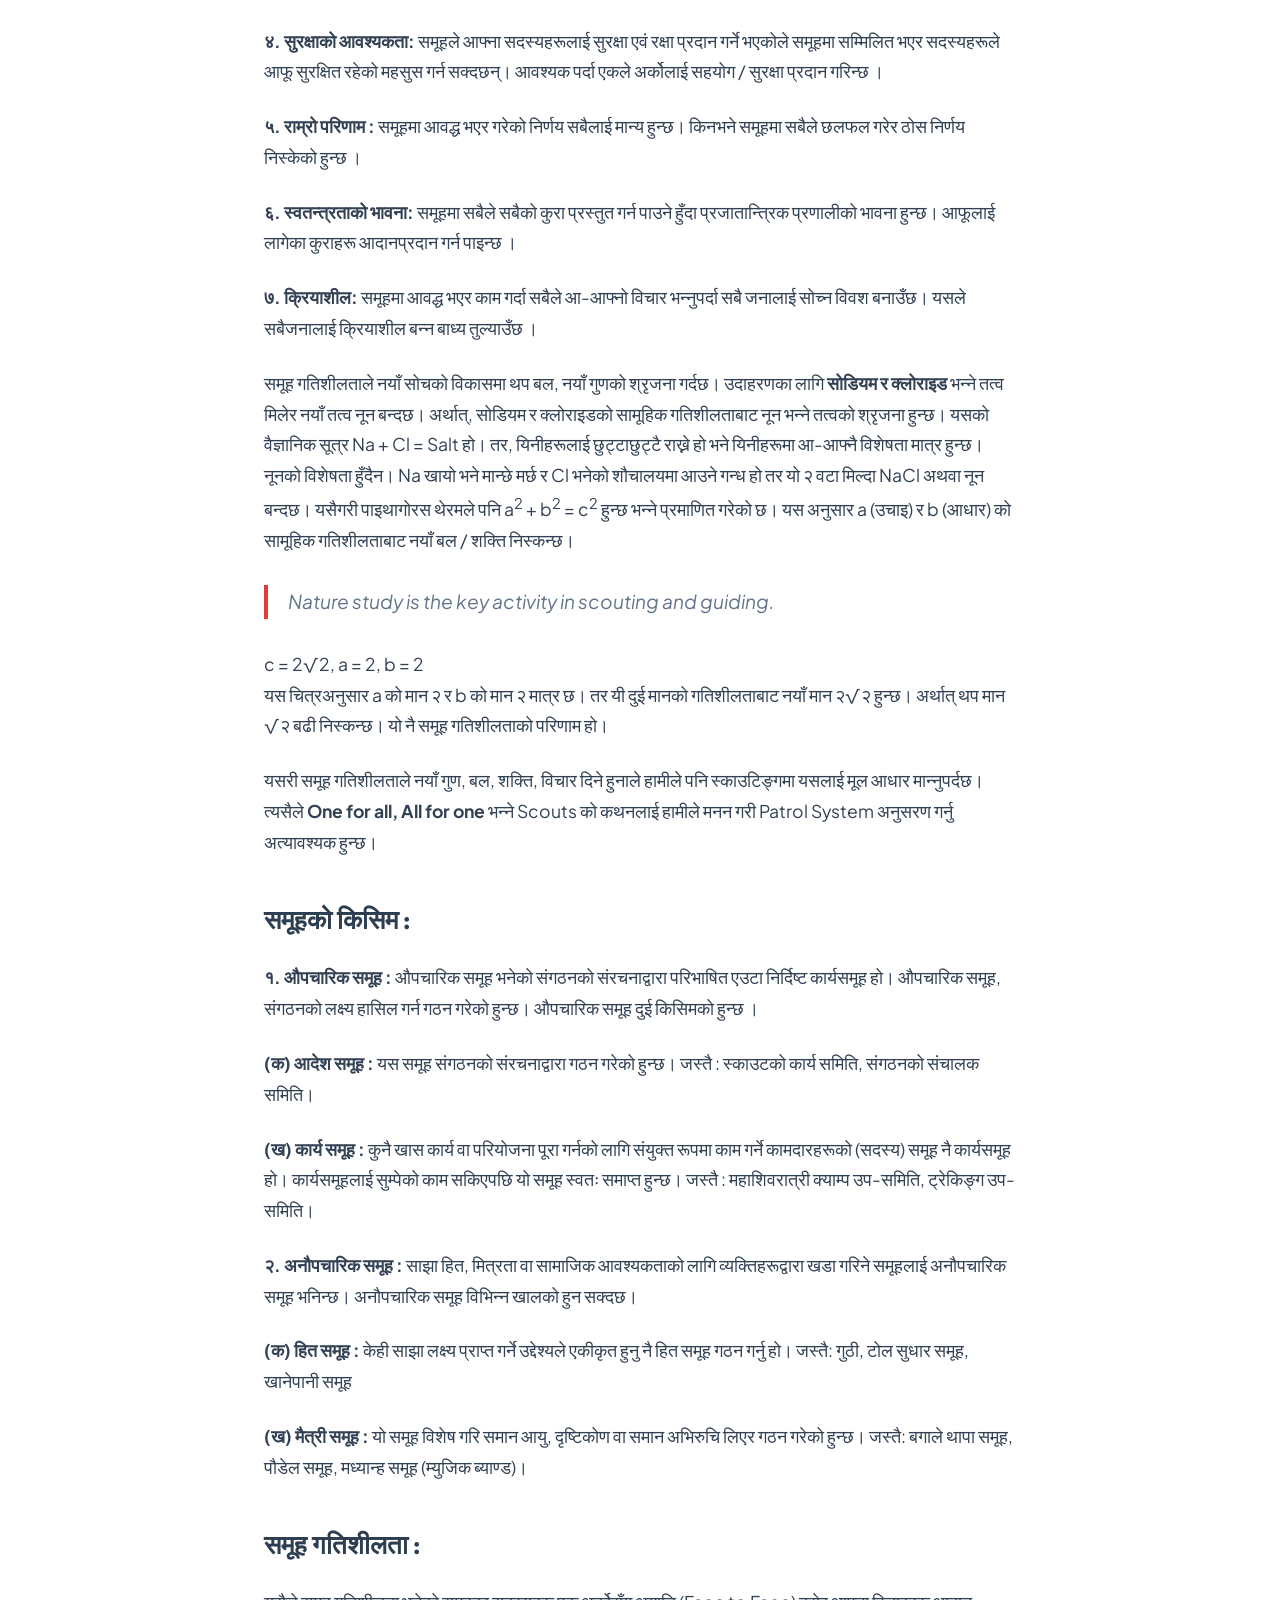
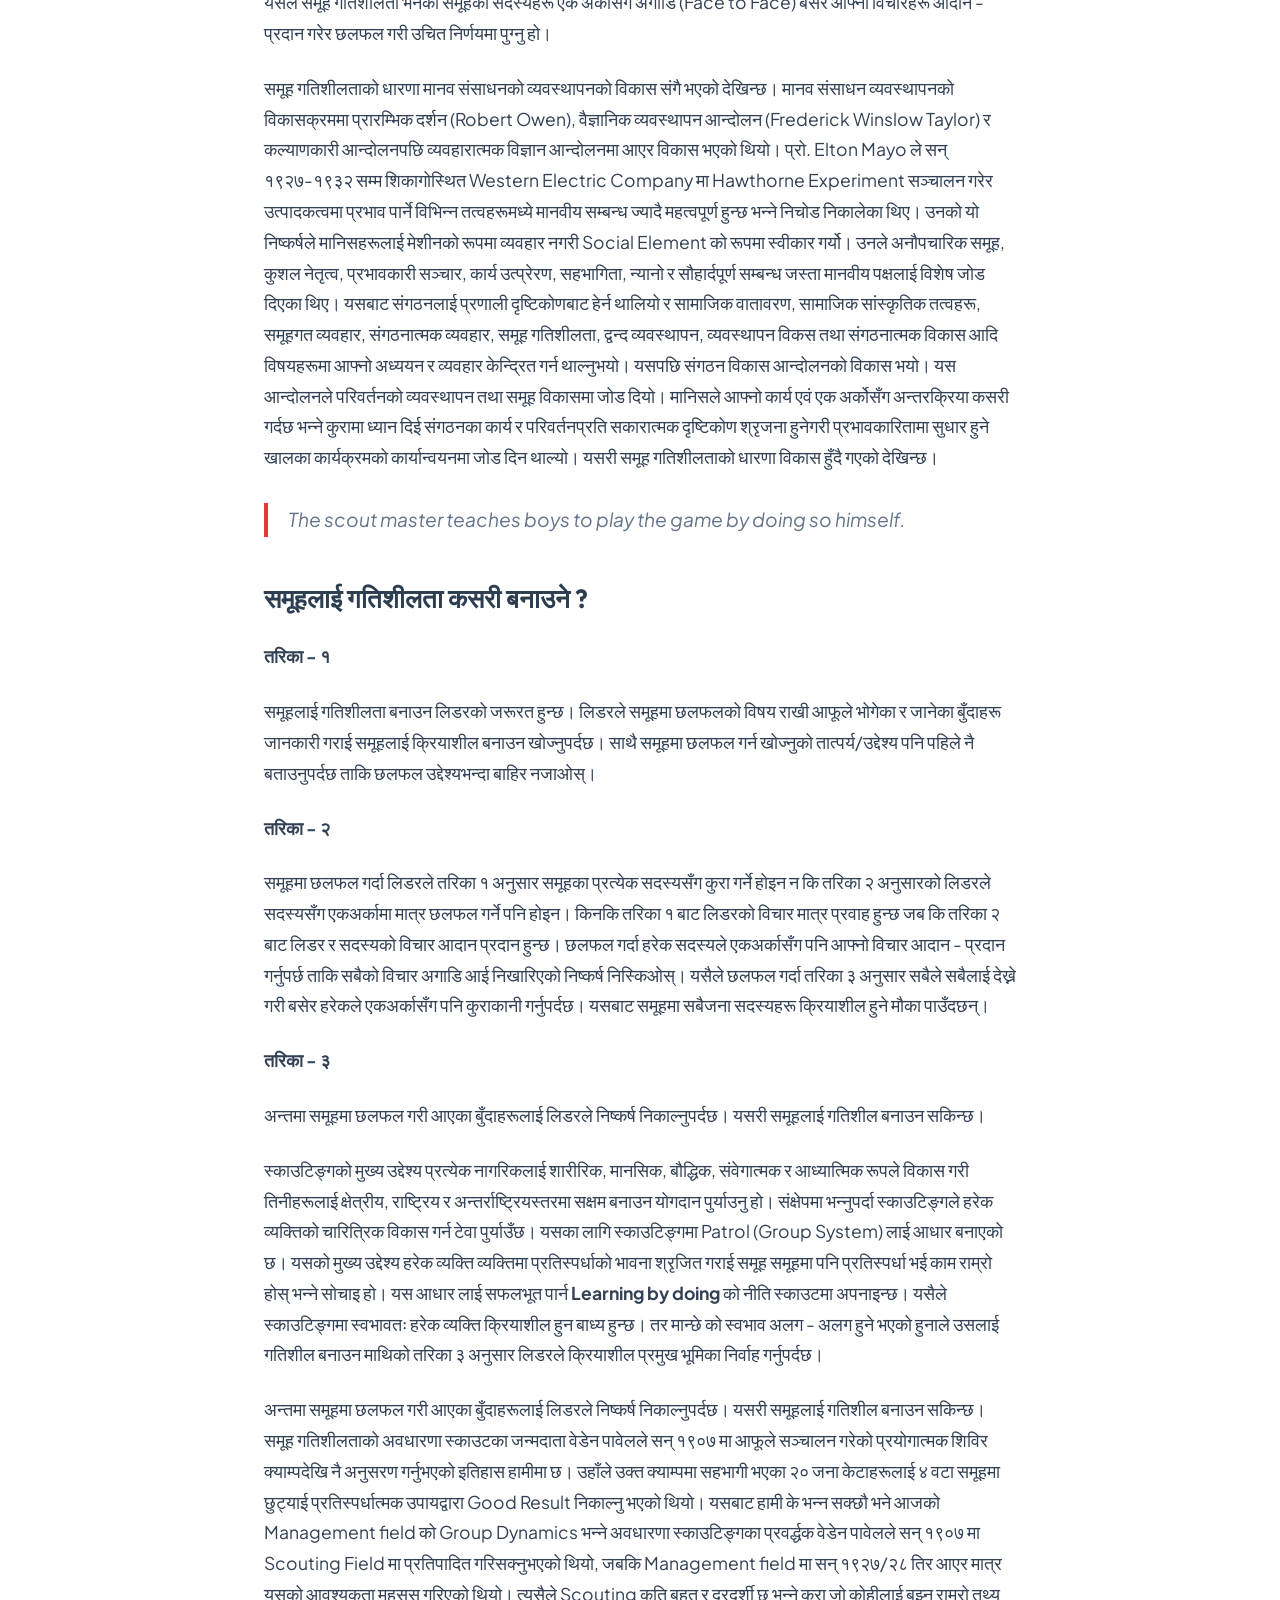
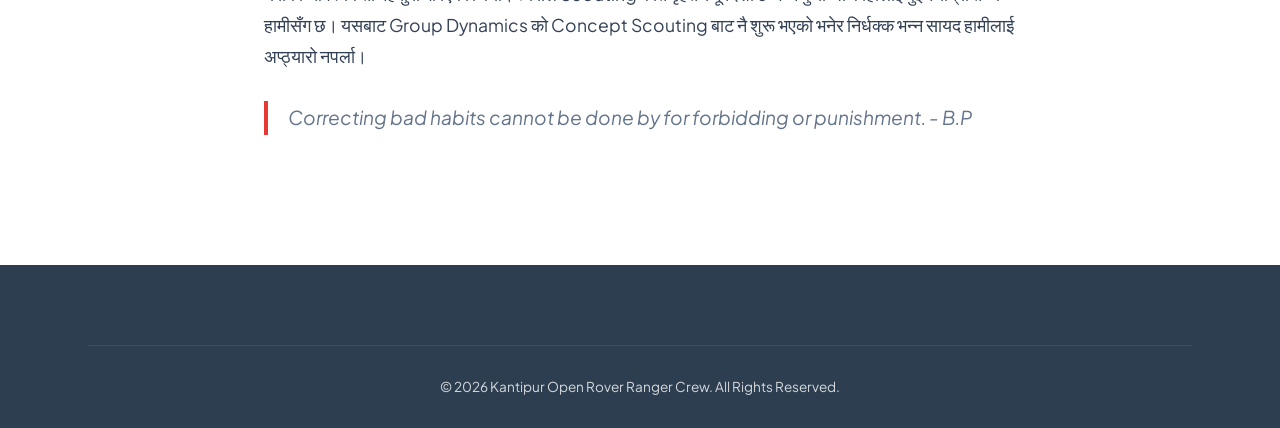
<file: content/group-dynamics.html>
<!DOCTYPE html>
<html lang="en">

<head>
  <meta charset="UTF-8">
  <meta name="viewport" content="width=device-width, initial-scale=1.0">
  <!-- Favicon -->
  <link rel="icon" type="image/png" href="images/logo/logo.png">
  <title>स्काउटिङ्गमा समूह गतिशिलता (Group Dynamics In Scouting) | Kantipur Open Rover Ranger Crew</title>
  <link rel="preconnect" href="https://fonts.googleapis.com">
  <link rel="preconnect" href="https://fonts.gstatic.com" crossorigin>
  <link
    href="https://fonts.googleapis.com/css2?family=Plus+Jakarta+Sans:wght@400;500;600;700&family=Outfit:wght@400;600;800&display=swap"
    rel="stylesheet">
  <link rel="stylesheet" href="https://cdnjs.cloudflare.com/ajax/libs/font-awesome/6.4.0/css/all.min.css">
  <link rel="stylesheet" href="../style.css">
</head>

<body>

  <!-- Navigation -->
  <nav class="navbar scrolled">
    <div class="nav-container">
      <a href="../index.html#home" class="nav-logo">
        <img src="../images/logo/logo.png" alt="Kantipur Logo">
        <span>Kantipur Open <span class="text-red">Rover Ranger</span> <span class="text-blue">Crew</span></span>
      </a>
      <ul class="nav-links" id="navLinks">
        <li><a href="../index.html#home">Home</a></li>
        <li><a href="../index.html#about">About</a></li>
        <li><a href="../gallery.html">Gallery</a></li>
        <li><a href="../articles.html" class="active">Articles</a></li>
        <li><a href="../index.html#contact">Contact</a></li>
      </ul>
    </div>
  </nav>

  <!-- Deep Article Content Layout Block -->
  <main class="single-article-wrapper section-padding">
    <div class="container container-skinny">

      <!-- Back to list tracking link -->
      <a href="../articles.html" class="btn-text back-link"><i class="fas fa-arrow-left"></i> Back to Articles</a>

      <header class="single-article-header">
        <div class="article-meta-info">
          <span><i class="far fa-user"></i> Written by Mahendra Raj Ranjit (Chairman, KORC)</span>
        </div>
        <h1>स्काउटिङ्गमा समूह गतिशिलता<br><small style="font-size: 0.6em; opacity: 0.85;">Group Dynamics In
            Scouting</small></h1>
        <div class="accent-line left-aligned"></div>
      </header>

      <!-- 3. MAIN COVERS FEATURED GRAPHIC HERE -->
      <div class="single-article-banner">
        <img src="../images/articles/article-1.jpg" alt="Group Dynamics In Scouting Featured Image">
      </div>

      <!-- 4. FULL TEXT CONTENT HERE -->
      <article class="single-article-body">

        <h3>समूह गतिशिलता</h3>
        <p>
          दुई वा दुईभन्दा बढी व्यक्तिहरू मिलेर कुनै कामको लागि संगठित हुनु नै समूह हो। समूह कुनै उद्देश्य प्राप्तिका
          लागि गठन भएको हुन्छ।
        </p>
        <p>
          समूह गठनको अवधारणा मानिसको विकास सँगसँगै क्रियाशील भएर आएको देखिन्छ। मानव विकासको इतिहासलाई हेर्ने हो भने
          मानिसहरूले खेतीपाती गर्न थालेपछि झुण्ड झुण्ड भएर वस्नु नै समूहको अन्तस्करण हो भन्नुपर्दछ। खेतीपातीमा एक
          अर्कालाई सघाउनु, आफूलाई बढी भएको वस्तु एक अर्कोसँग साट्नु नै त्यस बखतको समूहको काम थियो।
        </p>
        <p>
          कुनै काममा गति लिएर हिड्नु नै गतिशीलता हो। जस्तो कुनै व्यक्तिलाई भोक लागेको छ, भोक तृप्ति उसको काम / उद्देश्य
          हो भने उसले खानाको खोजी गर्नुपर्छ। त्यो भोकको अवस्थादेखि खाना प्राप्तिसम्मको अवस्था नै गतिशीलता हो। यसैले
          समूहमा आवद्ध भएर कुनै काम / उद्देश्य प्राप्तिका लागि गरिने क्रियाकलाप नै गतिशीलता हो।
        </p>

        <h3>समूह गतिशीलता किन चाहिन्छ ?</h3>

        <p><strong>१. सम्बन्ध स्थापनाको आवश्यकता:</strong> समूहका अन्य सदस्यहरूसँग सम्बन्ध स्थापना गर्ने उद्देश्यले पनि
          समूह गतिशीलताको आवश्यकता पर्दछ। किनभने, समूहमा बसेर काम गर्दा एक अर्कोसँग चिनजान हुन्छ र सम्बन्धको विकास हुन्छ
          ।</p>

        <p><strong>२. जानकारीको आवश्यकता:</strong> समूहमा आवद्ध भएर काम गर्दा एक अर्कोले जाने बुझेका काम कुर हरू
          सिकिन्छ/जानिन्छ। नयाँ नयाँ कुराहरू थाहा पाइन्छ। नयाँ नयाँ विचारको विकास हुनसक्छ ।</p>

        <p><strong>३. लक्ष्य पूरा गर्ने आवश्यकता:</strong> समूहमा आवद्ध हुनुको मुख्य तात्पर्य नै एक्लै गर्न नसकेको काम
          समूहमा मिलेर पूरा गर्नु हो। समस्याको समाधान खोज्नु हो ।</p>

        <p><strong>४. सुरक्षाको आवश्यकता:</strong> समूहले आफ्ना सदस्यहरूलाई सुरक्षा एवं रक्षा प्रदान गर्ने भएकोले समूहमा
          सम्मिलित भएर सदस्यहरूले आफू सुरक्षित रहेको महसुस गर्न सक्दछन्। आवश्यक पर्दा एकले अर्कोलाई सहयोग / सुरक्षा
          प्रदान गरिन्छ ।</p>

        <p><strong>५. राम्रो परिणाम :</strong> समूहमा आवद्ध भएर गरेको निर्णय सबैलाई मान्य हुन्छ। किनभने समूहमा सबैले
          छलफल गरेर ठोस निर्णय निस्केको हुन्छ ।</p>

        <p><strong>६. स्वतन्त्रताको भावना:</strong> समूहमा सबैले सबैको कुरा प्रस्तुत गर्न पाउने हुँदा प्रजातान्त्रिक
          प्रणालीको भावना हुन्छ। आफूलाई लागेका कुराहरू आदानप्रदान गर्न पाइन्छ ।</p>

        <p><strong>७. क्रियाशील:</strong> समूहमा आवद्ध भएर काम गर्दा सबैले आ-आफ्नो विचार भन्नुपर्दा सबै जनालाई सोच्न
          विवश बनाउँछ। यसले सबैजनालाई क्रियाशील बन्न बाध्य तुल्याउँछ ।</p>

        <p>
          समूह गतिशीलताले नयाँ सोचको विकासमा थप बल, नयाँ गुणको श्रृजना गर्दछ। उदाहरणका लागि <strong>सोडियम र
            क्लोराइड</strong> भन्ने तत्व मिलेर नयाँ तत्व नून बन्दछ। अर्थात्, सोडियम र क्लोराइडको सामूहिक गतिशीलताबाट नून
          भन्ने तत्वको श्रृजना हुन्छ। यसको वैज्ञानिक सूत्र Na + Cl = Salt हो। तर, यिनीहरूलाई छुट्टाछुट्टै राख्ने हो भने
          यिनीहरूमा आ-आफ्नै विशेषता मात्र हुन्छ। नूनको विशेषता हुँदैन। Na खायो भने मान्छे मर्छ र Cl भनेको शौचालयमा आउने
          गन्ध हो तर यो २ वटा मिल्दा NaCl अथवा नून बन्दछ। यसैगरी पाइथागोरस थेरमले पनि a<sup>2</sup> + b<sup>2</sup> =
          c<sup>2</sup> हुन्छ भन्ने प्रमाणित गरेको छ। यस अनुसार a (उचाइ) र b (आधार) को सामूहिक गतिशीलताबाट नयाँ बल /
          शक्ति निस्कन्छ।
        </p>

        <blockquote>
          Nature study is the key activity in scouting and guiding.
        </blockquote>

        <p>
          c = 2√2, a = 2, b = 2<br>
          यस चित्रअनुसार a को मान २ र b को मान २ मात्र छ। तर यी दुई मानको गतिशीलताबाट नयाँ मान २√२ हुन्छ। अर्थात् थप मान
          √२ बढी निस्कन्छ। यो नै समूह गतिशीलताको परिणाम हो।
        </p>
        <p>
          यसरी समूह गतिशीलताले नयाँ गुण, बल, शक्ति, विचार दिने हुनाले हामीले पनि स्काउटिङ्गमा यसलाई मूल आधार
          मान्नुपर्दछ। त्यसैले <strong>One for all, All for one</strong> भन्ने Scouts को कथनलाई हामीले मनन गरी Patrol
          System अनुसरण गर्नु अत्यावश्यक हुन्छ।
        </p>

        <h3>समूहको किसिम :</h3>

        <p>
          <strong>१. औपचारिक समूह :</strong> औपचारिक समूह भनेको संगठनको संरचनाद्वारा परिभाषित एउटा निर्दिष्ट कार्यसमूह
          हो। औपचारिक समूह, संगठनको लक्ष्य हासिल गर्न गठन गरेको हुन्छ। औपचारिक समूह दुई किसिमको हुन्छ ।
        </p>
        <p>
          <strong>(क) आदेश समूह :</strong> यस समूह संगठनको संरचनाद्वारा गठन गरेको हुन्छ। जस्तै : स्काउटको कार्य समिति,
          संगठनको संचालक समिति।
        </p>
        <p>
          <strong>(ख) कार्य समूह :</strong> कुनै खास कार्य वा परियोजना पूरा गर्नको लागि संयुक्त रूपमा काम गर्ने
          कामदारहरूको (सदस्य) समूह नै कार्यसमूह हो। कार्यसमूहलाई सुम्पेको काम सकिएपछि यो समूह स्वतः समाप्त हुन्छ। जस्तै
          : महाशिवरात्री क्याम्प उप-समिति, ट्रेकिङ्ग उप-समिति।
        </p>

        <p>
          <strong>२. अनौपचारिक समूह :</strong> साझा हित, मित्रता वा सामाजिक आवश्यकताको लागि व्यक्तिहरूद्वारा खडा गरिने
          समूहलाई अनौपचारिक समूह भनिन्छ। अनौपचारिक समूह विभिन्न खालको हुन सक्दछ।
        </p>
        <p>
          <strong>(क) हित समूह :</strong> केही साझा लक्ष्य प्राप्त गर्ने उद्देश्यले एकीकृत हुनु नै हित समूह गठन गर्नु
          हो। जस्तै: गुठी, टोल सुधार समूह, खानेपानी समूह
        </p>
        <p>
          <strong>(ख) मैत्री समूह :</strong> यो समूह विशेष गरि समान आयु, दृष्टिकोण वा समान अभिरुचि लिएर गठन गरेको हुन्छ।
          जस्तै: बगाले थापा समूह, पौडेल समूह, मध्यान्ह समूह (म्युजिक ब्याण्ड)।
        </p>

        <h3>समूह गतिशीलता :</h3>
        <p>
          यसैले समूह गतिशीलता भनेको समूहका सदस्यहरू एक अर्कोसँग अगाडि (Face to Face) बसेर आफ्ना विचारहरू आदान - प्रदान
          गरेर छलफल गरी उचित निर्णयमा पुग्नु हो।
        </p>
        <p>
          समूह गतिशीलताको धारणा मानव संसाधनको व्यवस्थापनको विकास संगै भएको देखिन्छ। मानव संसाधन व्यवस्थापनको विकासक्रममा
          प्रारम्भिक दर्शन (Robert Owen), वैज्ञानिक व्यवस्थापन आन्दोलन (Frederick Winslow Taylor) र कल्याणकारी
          आन्दोलनपछि व्यवहारात्मक विज्ञान आन्दोलनमा आएर विकास भएको थियो। प्रो. Elton Mayo ले सन् १९२७-१९३२ सम्म
          शिकागोस्थित Western Electric Company मा Hawthorne Experiment सञ्चालन गरेर उत्पादकत्वमा प्रभाव पार्ने विभिन्न
          तत्वहरूमध्ये मानवीय सम्बन्ध ज्यादै महत्वपूर्ण हुन्छ भन्ने निचोड निकालेका थिए। उनको यो निष्कर्षले मानिसहरूलाई
          मेशीनको रूपमा व्यवहार नगरी Social Element को रूपमा स्वीकार गर्यो। उनले अनौपचारिक समूह, कुशल नेतृत्व,
          प्रभावकारी सञ्चार, कार्य उत्प्रेरण, सहभागिता, न्यानो र सौहार्दपूर्ण सम्बन्ध जस्ता मानवीय पक्षलाई विशेष जोड
          दिएका थिए। यसबाट संगठनलाई प्रणाली दृष्टिकोणबाट हेर्न थालियो र सामाजिक वातावरण, सामाजिक सांस्कृतिक तत्वहरू,
          समूहगत व्यवहार, संगठनात्मक व्यवहार, समूह गतिशीलता, द्वन्द व्यवस्थापन, व्यवस्थापन विकस तथा संगठनात्मक विकास आदि
          विषयहरूमा आफ्नो अध्ययन र व्यवहार केन्द्रित गर्न थाल्नुभयो। यसपछि संगठन विकास आन्दोलनको विकास भयो। यस आन्दोलनले
          परिवर्तनको व्यवस्थापन तथा समूह विकासमा जोड दियो। मानिसले आफ्नो कार्य एवं एक अर्कोसँग अन्तरक्रिया कसरी गर्दछ
          भन्ने कुरामा ध्यान दिई संगठनका कार्य र परिवर्तनप्रति सकारात्मक दृष्टिकोण श्रृजना हुनेगरी प्रभावकारितामा सुधार
          हुने खालका कार्यक्रमको कार्यान्वयनमा जोड दिन थाल्यो। यसरी समूह गतिशीलताको धारणा विकास हुँदै गएको देखिन्छ।
        </p>

        <blockquote>
          The scout master teaches boys to play the game by doing so himself.
        </blockquote>

        <h3>समूहलाई गतिशीलता कसरी बनाउने ?</h3>

        <p><strong>तरिका - १</strong></p>
        <p>
          समूहलाई गतिशीलता बनाउन लिडरको जरूरत हुन्छ। लिडरले समूहमा छलफलको विषय राखी आफूले भोगेका र जानेका बुँदाहरू
          जानकारी गराई समूहलाई क्रियाशील बनाउन खोज्नुपर्दछ। साथै समूहमा छलफल गर्न खोज्नुको तात्पर्य/उद्देश्य पनि पहिले
          नै बताउनुपर्दछ ताकि छलफल उद्देश्यभन्दा बाहिर नजाओस्।
        </p>

        <p><strong>तरिका - २</strong></p>
        <p>
          समूहमा छलफल गर्दा लिडरले तरिका १ अनुसार समूहका प्रत्येक सदस्यसँग कुरा गर्ने होइन न कि तरिका २ अनुसारको लिडरले
          सदस्यसँग एकअर्कामा मात्र छलफल गर्ने पनि होइन। किनकि तरिका १ बाट लिडरको विचार मात्र प्रवाह हुन्छ जब कि तरिका २
          बाट लिडर र सदस्यको विचार आदान प्रदान हुन्छ। छलफल गर्दा हरेक सदस्यले एकअर्कासँग पनि आफ्नो विचार आदान - प्रदान
          गर्नुपर्छ ताकि सबैको विचार अगाडि आई निखारिएको निष्कर्ष निस्किओस्। यसैले छलफल गर्दा तरिका ३ अनुसार सबैले सबैलाई
          देख्ने गरी बसेर हरेकले एकअर्कासँग पनि कुराकानी गर्नुपर्दछ। यसबाट समूहमा सबैजना सदस्यहरू क्रियाशील हुने मौका
          पाउँदछन्।
        </p>

        <p><strong>तरिका - ३</strong></p>
        <p>
          अन्तमा समूहमा छलफल गरी आएका बुँदाहरूलाई लिडरले निष्कर्ष निकाल्नुपर्दछ। यसरी समूहलाई गतिशील बनाउन सकिन्छ।
        </p>

        <p>
          स्काउटिङ्गको मुख्य उद्देश्य प्रत्येक नागरिकलाई शारीरिक, मानसिक, बौद्धिक, संवेगात्मक र आध्यात्मिक रूपले विकास
          गरी तिनीहरूलाई क्षेत्रीय, राष्ट्रिय र अन्तर्राष्ट्रियस्तरमा सक्षम बनाउन योगदान पुर्याउनु हो। संक्षेपमा
          भन्नुपर्दा स्काउटिङ्गले हरेक व्यक्तिको चारित्रिक विकास गर्न टेवा पुर्याउँछ। यसका लागि स्काउटिङ्गमा Patrol
          (Group System) लाई आधार बनाएको छ। यसको मुख्य उद्देश्य हरेक व्यक्ति व्यक्तिमा प्रतिस्पर्धाको भावना श्रृजित गराई
          समूह समूहमा पनि प्रतिस्पर्धा भई काम राम्रो होस् भन्ने सोचाइ हो। यस आधार लाई सफलभूत पार्न <strong>Learning by
            doing</strong> को नीति स्काउटमा अपनाइन्छ। यसैले स्काउटिङ्गमा स्वभावतः हरेक व्यक्ति क्रियाशील हुन बाध्य
          हुन्छ। तर मान्छे को स्वभाव अलग - अलग हुने भएको हुनाले उसलाई गतिशील बनाउन माथिको तरिका ३ अनुसार लिडरले
          क्रियाशील प्रमुख भूमिका निर्वाह गर्नुपर्दछ।
        </p>
        <p>
          अन्तमा समूहमा छलफल गरी आएका बुँदाहरूलाई लिडरले निष्कर्ष निकाल्नुपर्दछ। यसरी समूहलाई गतिशील बनाउन सकिन्छ। समूह
          गतिशीलताको अवधारणा स्काउटका जन्मदाता वेडेन पावेलले सन् १९०७ मा आफूले सञ्चालन गरेको प्रयोगात्मक शिविर
          क्याम्पदेखि नै अनुसरण गर्नुभएको इतिहास हामीमा छ। उहाँले उक्त क्याम्पमा सहभागी भएका २० जना केटाहरूलाई ४ वटा
          समूहमा छुट्याई प्रतिस्पर्धात्मक उपायद्वारा Good Result निकाल्नु भएको थियो। यसबाट हामी के भन्न सक्छौ भने आजको
          Management field को Group Dynamics भन्ने अवधारणा स्काउटिङ्गका प्रवर्द्धक वेडेन पावेलले सन् १९०७ मा Scouting
          Field मा प्रतिपादित गरिसक्नुभएको थियो, जबकि Management field मा सन् १९२७/२८ तिर आएर मात्र यसको आवश्यकता महसुस
          गरिएको थियो। त्यसैले Scouting कति बृहत र दूरदर्शी छ भन्ने कुरा जो कोहीलाई बुझ्न राम्रो तथ्य हामीसँग छ। यसबाट
          Group Dynamics को Concept Scouting बाट नै शुरू भएको भनेर निर्धक्क भन्न सायद हामीलाई अप्ठ्यारो नपर्ला।
        </p>

        <blockquote>
          Correcting bad habits cannot be done by for forbidding or punishment. - B.P
        </blockquote>

      </article>

    </div>
  </main>

  <!-- Footer -->
  <footer class="footer">
    <div class="container">
      <div class="footer-bottom">
        <p>&copy; 2026 Kantipur Open Rover Ranger Crew. All Rights Reserved.</p>
      </div>
    </div>
  </footer>

  <script src="../script.js"></script>
</body>

</html>
</file>
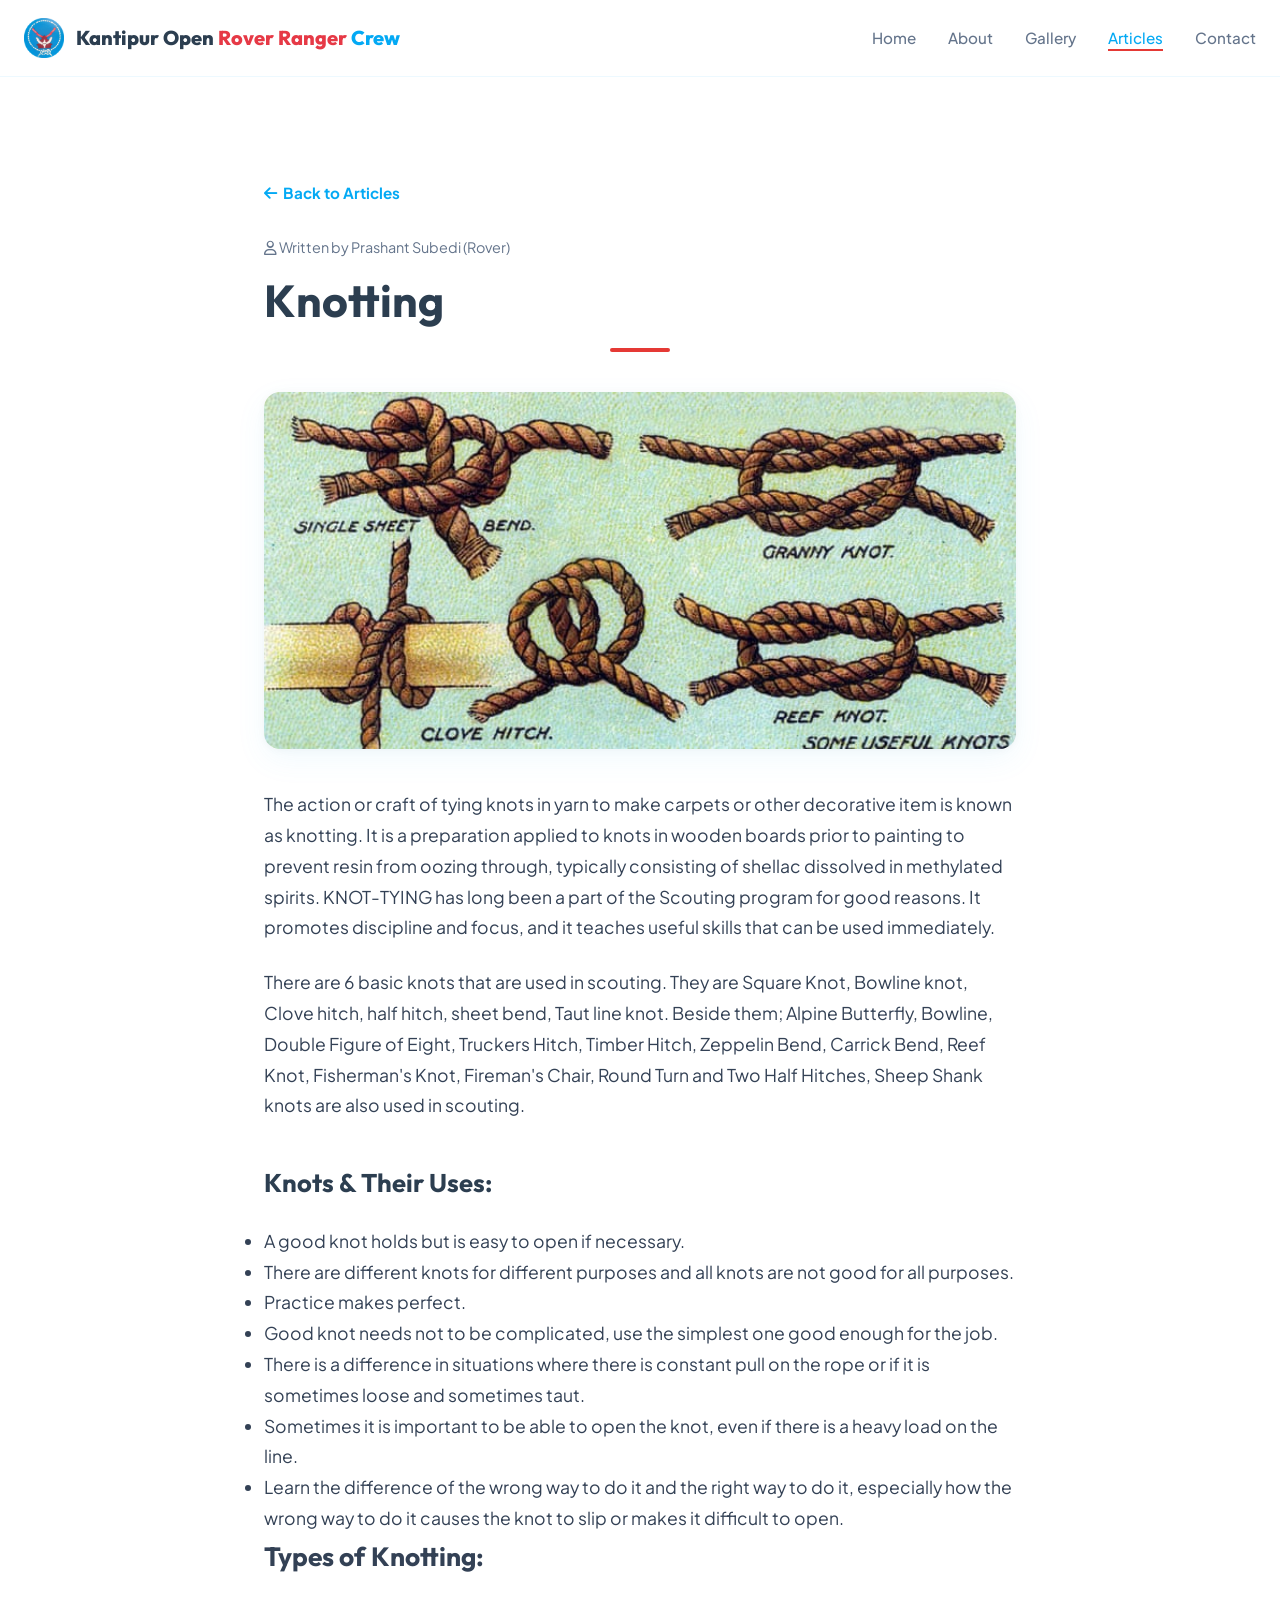
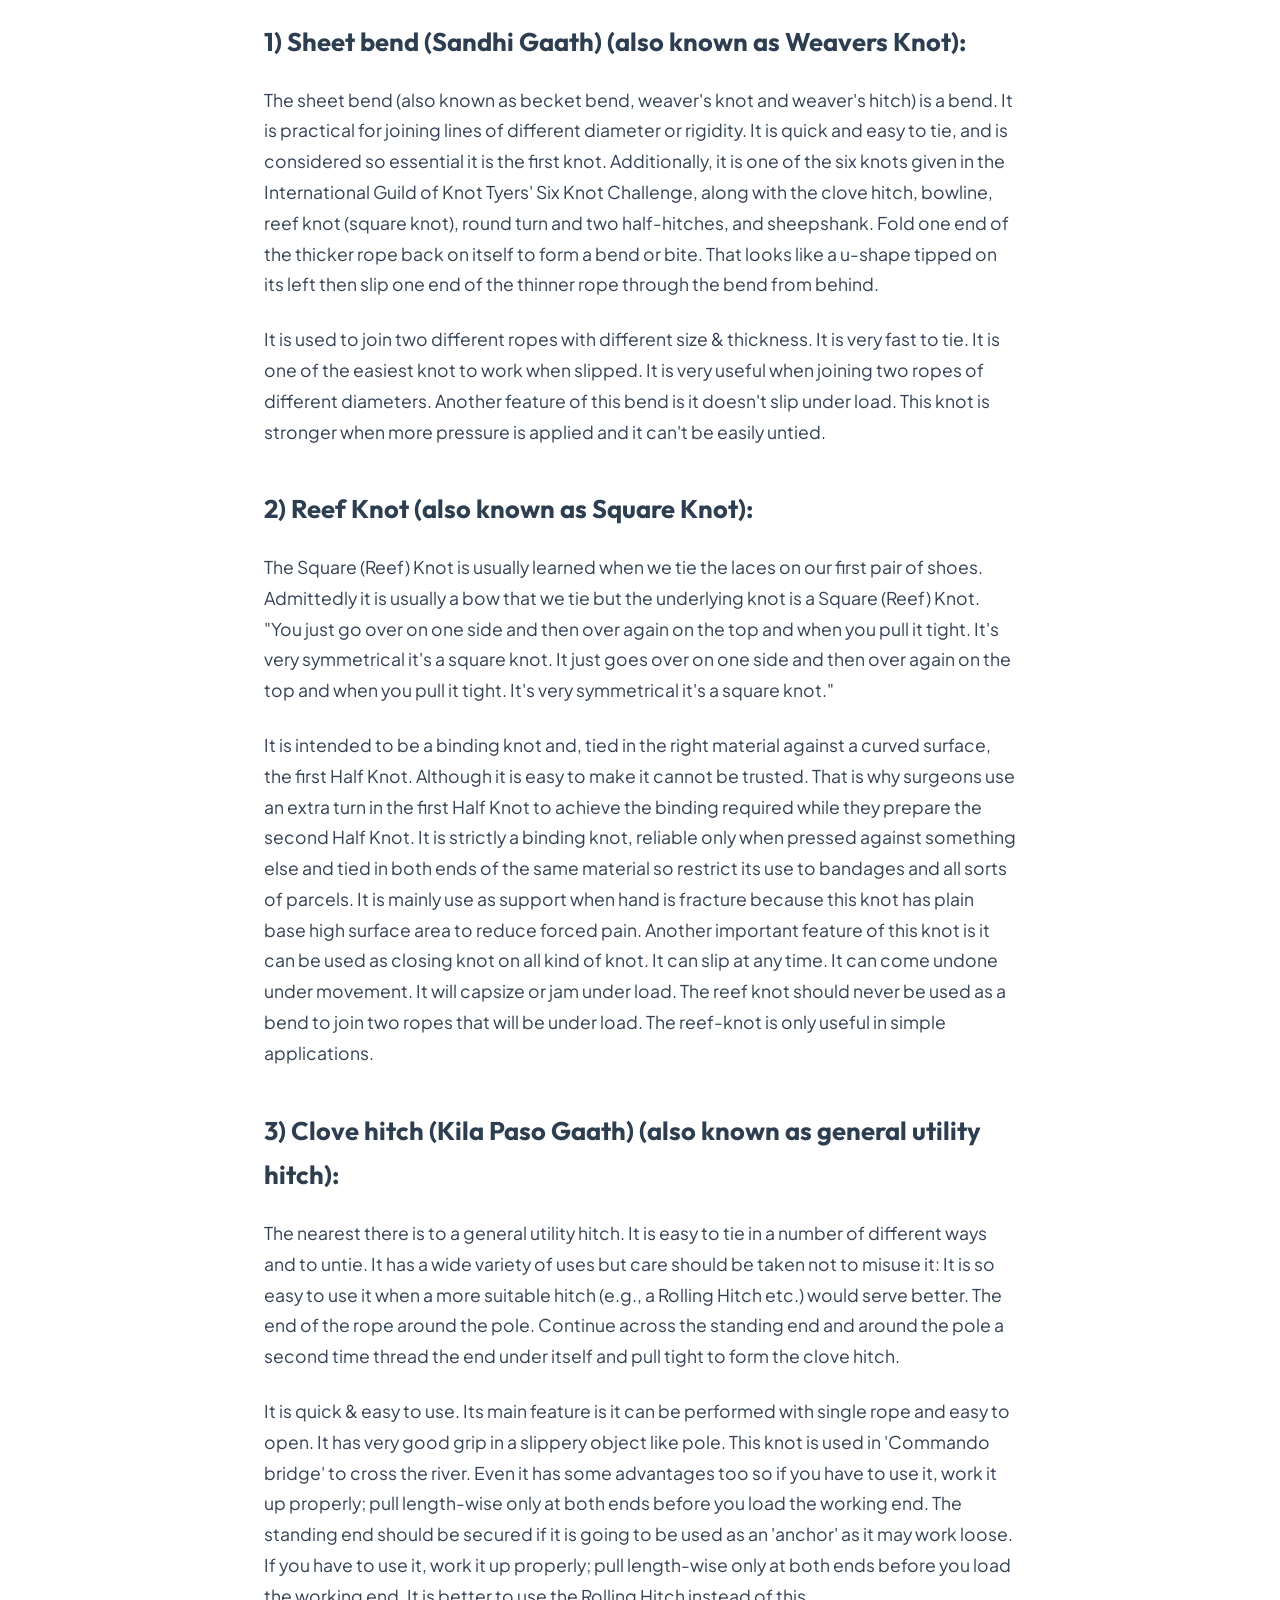
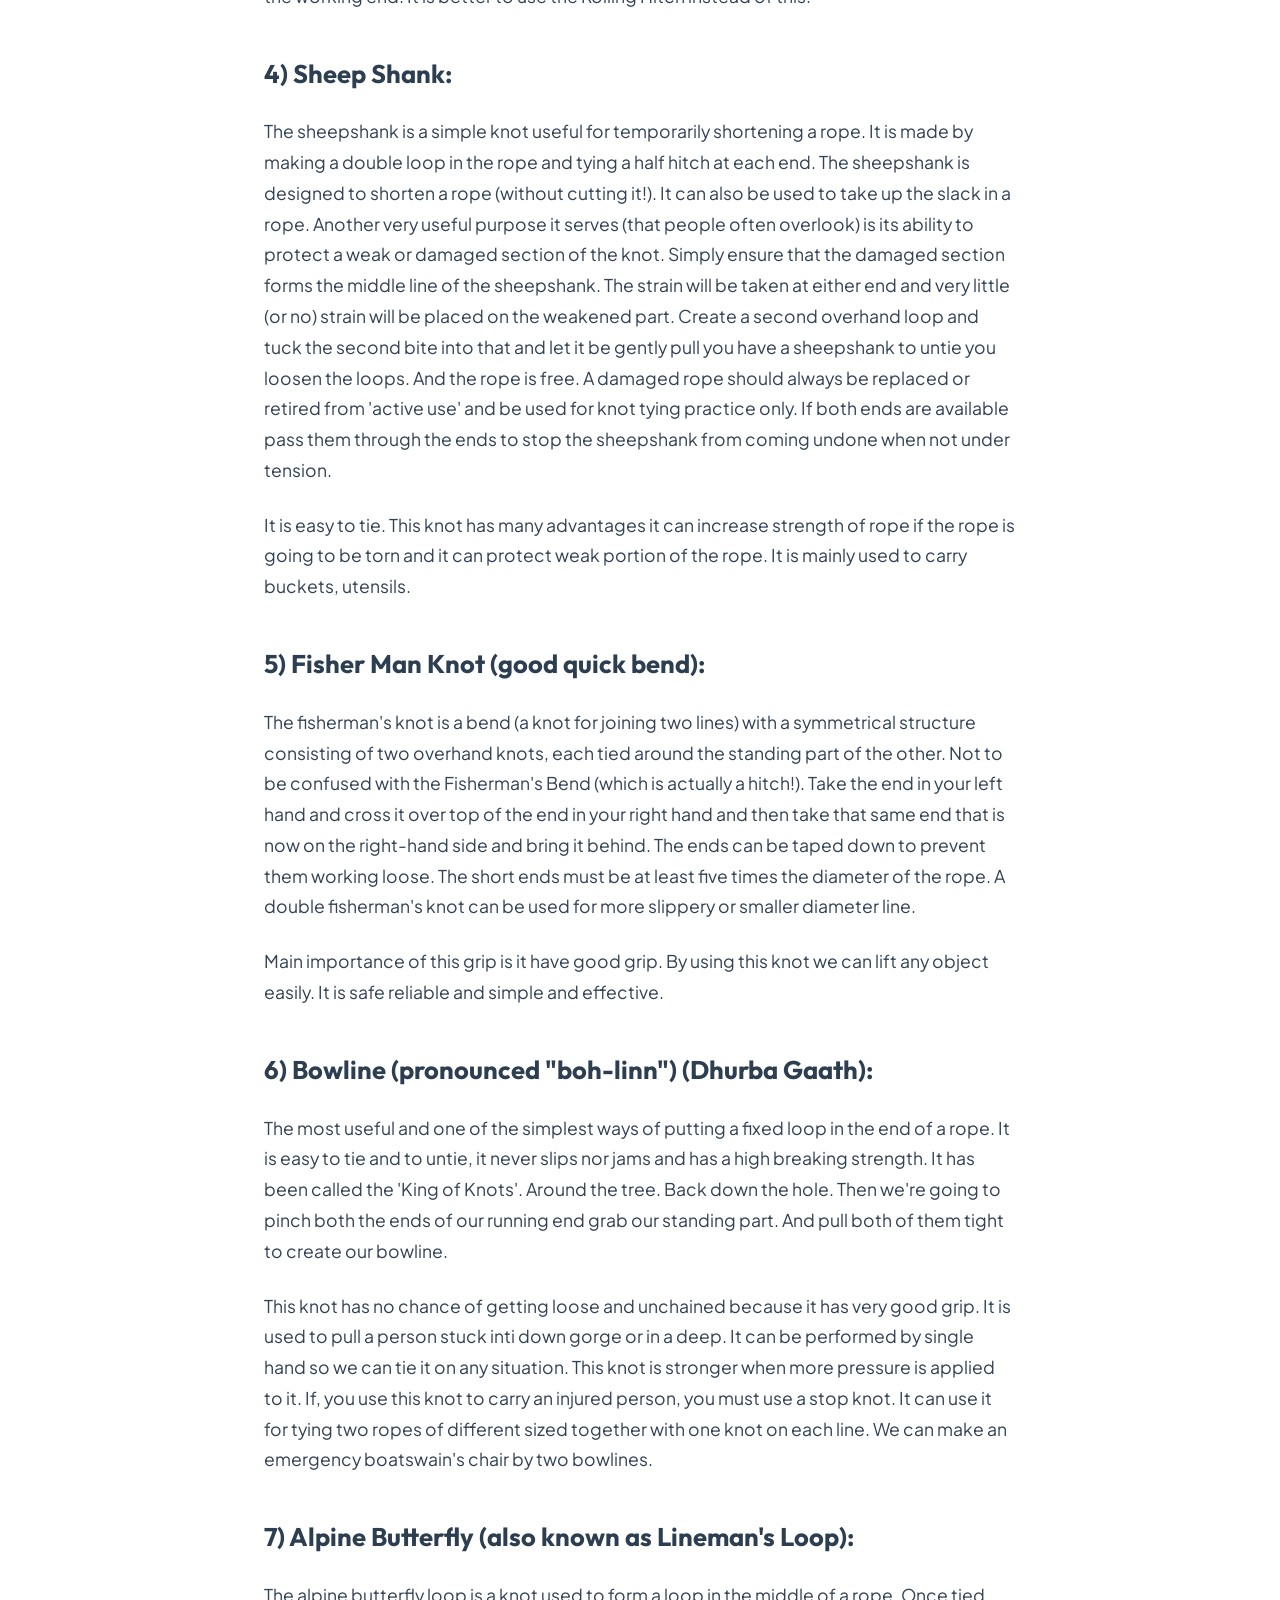
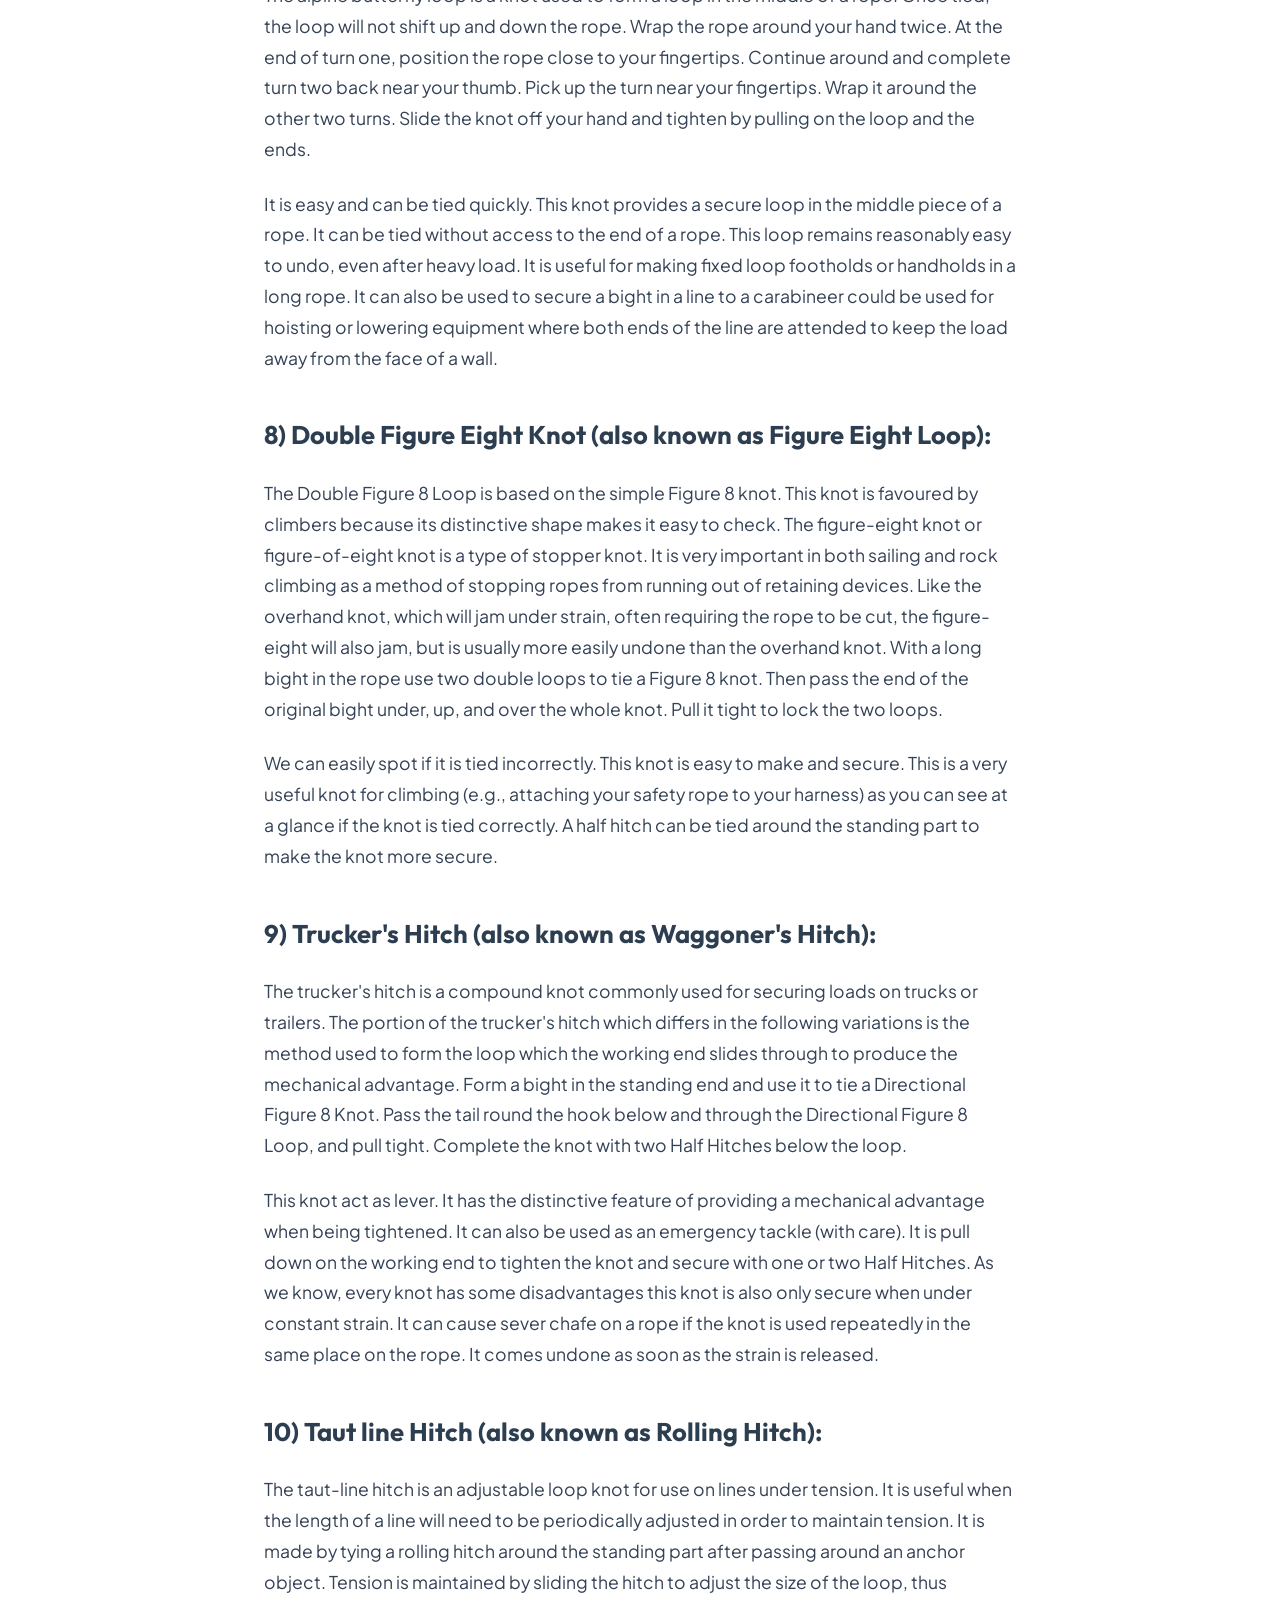
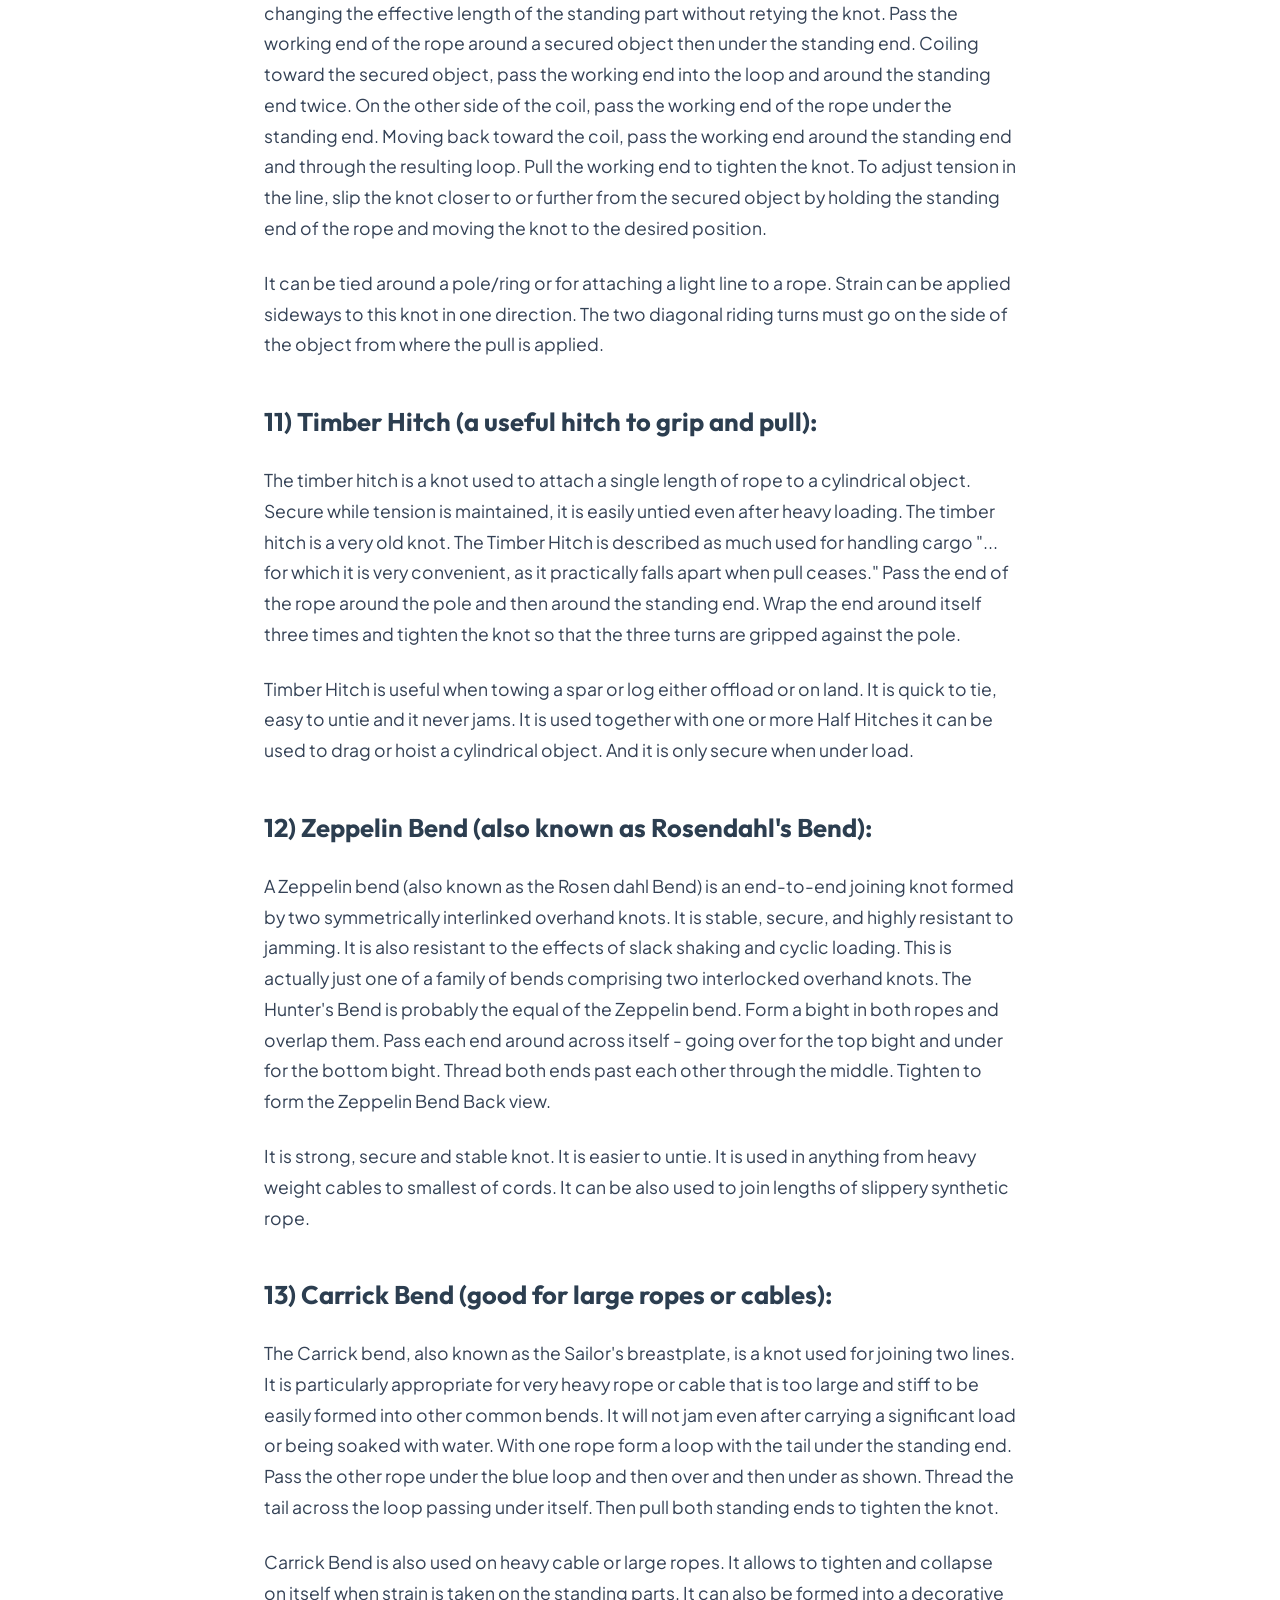
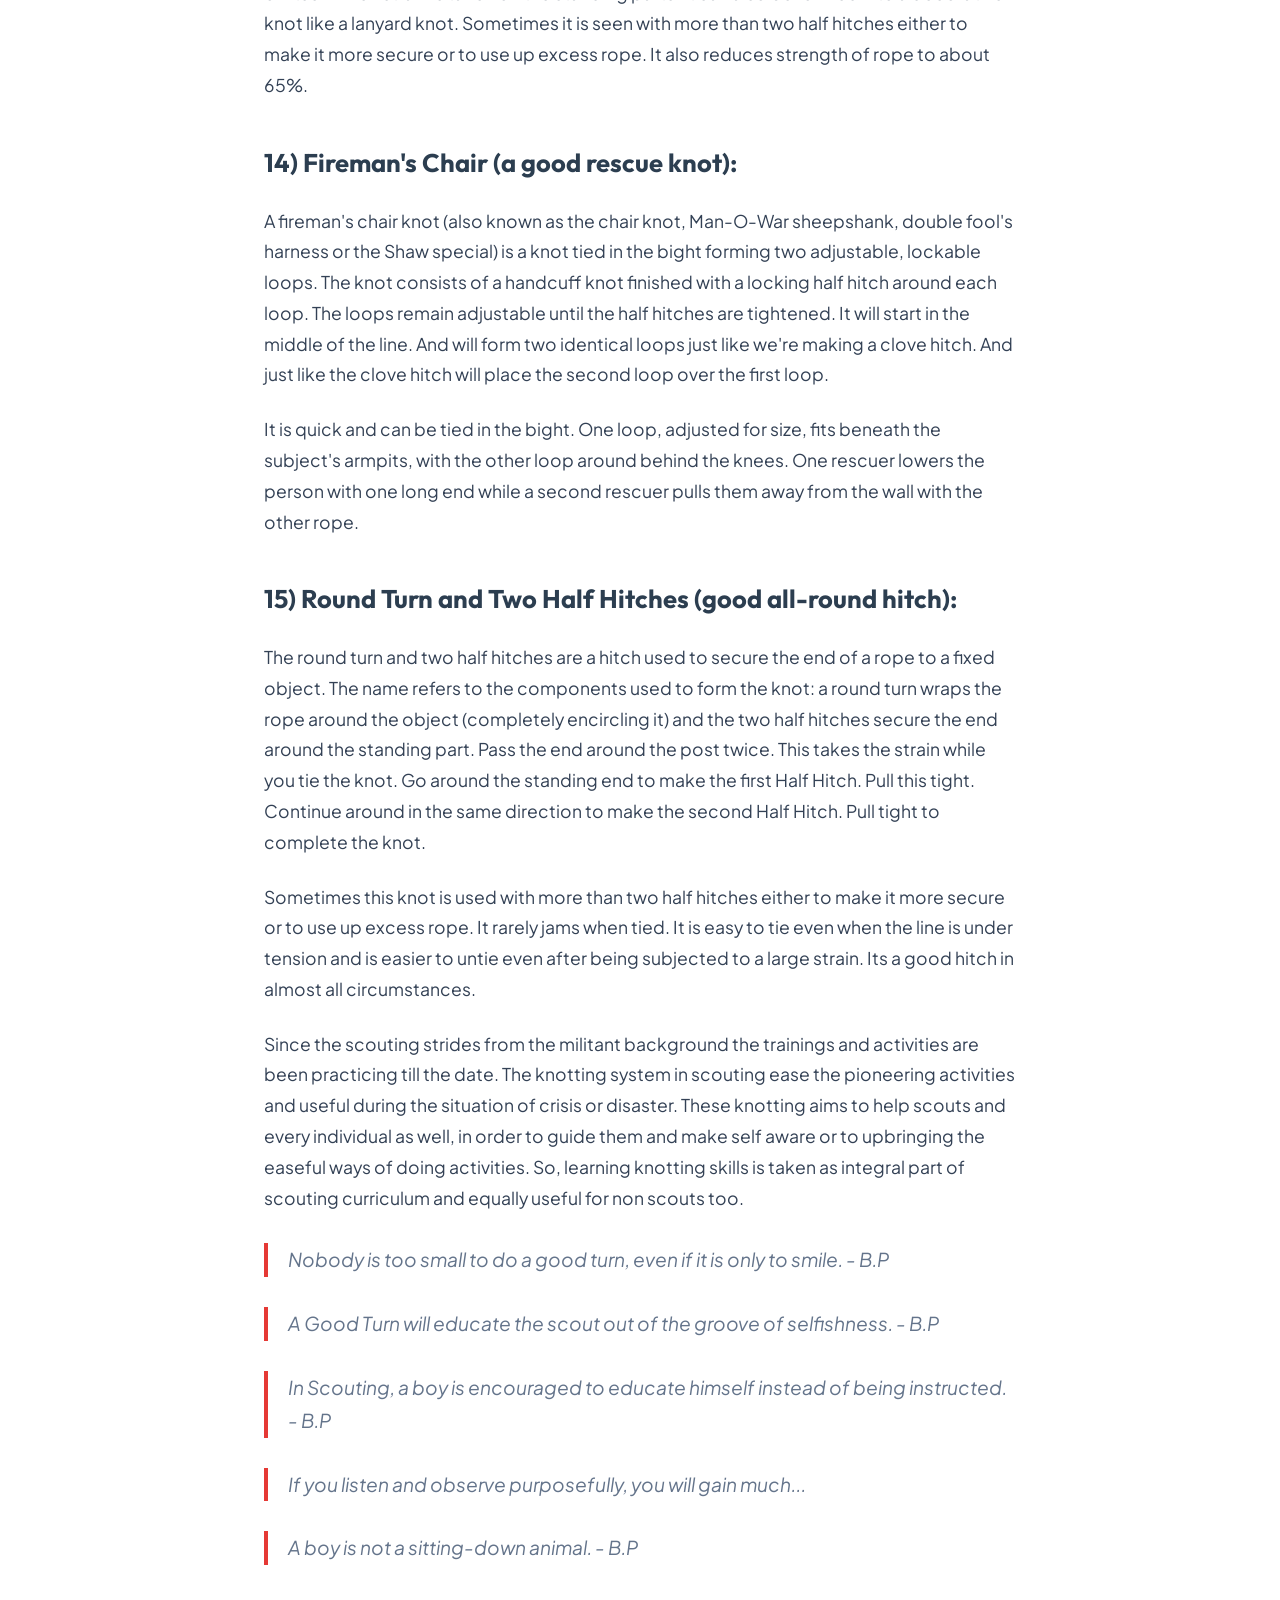
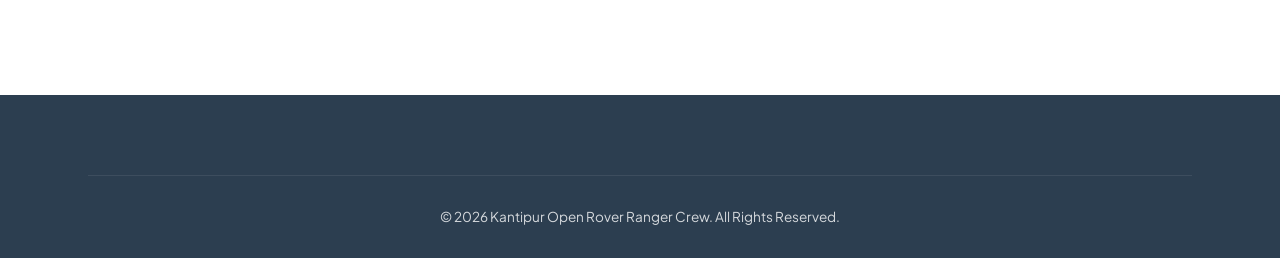
<file: content/knotting.html>
<!DOCTYPE html>
<html lang="en">

<head>
  <meta charset="UTF-8">
  <meta name="viewport" content="width=device-width, initial-scale=1.0">
  <!-- Favicon -->
  <link rel="icon" type="image/png" href="images/logo/logo.png">
  <title>Knotting | Kantipur Open Rover Ranger Crew</title>
  <link rel="preconnect" href="https://fonts.googleapis.com">
  <link rel="preconnect" href="https://fonts.gstatic.com" crossorigin>
  <link
    href="https://fonts.googleapis.com/css2?family=Plus+Jakarta+Sans:wght@400;500;600;700&family=Outfit:wght@400;600;800&display=swap"
    rel="stylesheet">
  <link rel="stylesheet" href="https://cdnjs.cloudflare.com/ajax/libs/font-awesome/6.4.0/css/all.min.css">
  <link rel="stylesheet" href="../style.css">
</head>

<body>

  <!-- Navigation -->
  <nav class="navbar scrolled">
    <div class="nav-container">
      <a href="../index.html#home" class="nav-logo">
        <img src="../images/logo/logo.png" alt="Kantipur Logo">
        <span>Kantipur Open <span class="text-red">Rover Ranger</span> <span class="text-blue">Crew</span></span>
      </a>
      <ul class="nav-links" id="navLinks">
        <li><a href="../index.html#home">Home</a></li>
        <li><a href="../index.html#about">About</a></li>
        <li><a href="../gallery.html">Gallery</a></li>
        <li><a href="../articles.html" class="active">Articles</a></li>
        <li><a href="../index.html#contact">Contact</a></li>
      </ul>
    </div>
  </nav>

  <!-- Deep Article Content Layout Block -->
  <main class="single-article-wrapper section-padding">
    <div class="container container-skinny">

      <!-- Back to list tracking link -->
      <a href="../articles.html" class="btn-text back-link"><i class="fas fa-arrow-left"></i> Back to Articles</a>

      <header class="single-article-header">
        <div class="article-meta-info">
          <span><i class="far fa-user"></i> Written by Prashant Subedi (Rover)</span>
        </div>
        <h1>Knotting</h1>
        <div class="accent-line left-aligned"></div>
      </header>

      <!-- FEATURED GRAPHIC -->
      <div class="single-article-banner">
        <img src="../images/articles/article-4.jpg" alt="Knotting Featured Image">
      </div>

      <!-- FULL TEXT CONTENT -->
      <article class="single-article-body">

        <p>
          The action or craft of tying knots in yarn to make carpets or other decorative item is known as knotting. It
          is a preparation applied to knots in wooden boards prior to painting to prevent resin from oozing through,
          typically consisting of shellac dissolved in methylated spirits. KNOT-TYING has long been a part of the
          Scouting program for good reasons. It promotes discipline and focus, and it teaches useful skills that can be
          used immediately.
        </p>

        <p>
          There are 6 basic knots that are used in scouting. They are Square Knot, Bowline knot, Clove hitch, half
          hitch, sheet bend, Taut line knot. Beside them; Alpine Butterfly, Bowline, Double Figure of Eight, Truckers
          Hitch, Timber Hitch, Zeppelin Bend, Carrick Bend, Reef Knot, Fisherman's Knot, Fireman's Chair, Round Turn and
          Two Half Hitches, Sheep Shank knots are also used in scouting.
        </p>

        <h3>Knots & Their Uses:</h3>
        <ul>
          <li>A good knot holds but is easy to open if necessary.</li>
          <li>There are different knots for different purposes and all knots are not good for all purposes.</li>
          <li>Practice makes perfect.</li>
          <li>Good knot needs not to be complicated, use the simplest one good enough for the job.</li>
          <li>There is a difference in situations where there is constant pull on the rope or if it is sometimes loose
            and sometimes taut.</li>
          <li>Sometimes it is important to be able to open the knot, even if there is a heavy load on the line.</li>
          <li>Learn the difference of the wrong way to do it and the right way to do it, especially how the wrong way to
            do it causes the knot to slip or makes it difficult to open.</li>
        </ul>

        <h2>Types of Knotting:</h2>

        <h3>1) Sheet bend (Sandhi Gaath) (also known as Weavers Knot):</h3>
        <p>
          The sheet bend (also known as becket bend, weaver's knot and weaver's hitch) is a bend. It is practical for
          joining lines of different diameter or rigidity. It is quick and easy to tie, and is considered so essential
          it is the first knot. Additionally, it is one of the six knots given in the International Guild of Knot Tyers'
          Six Knot Challenge, along with the clove hitch, bowline, reef knot (square knot), round turn and two
          half-hitches, and sheepshank. Fold one end of the thicker rope back on itself to form a bend or bite. That
          looks like a u-shape tipped on its left then slip one end of the thinner rope through the bend from behind.
        </p>
        <p>
          It is used to join two different ropes with different size & thickness. It is very fast to tie. It is one of
          the easiest knot to work when slipped. It is very useful when joining two ropes of different diameters.
          Another feature of this bend is it doesn't slip under load. This knot is stronger when more pressure is
          applied and it can't be easily untied.
        </p>

        <h3>2) Reef Knot (also known as Square Knot):</h3>
        <p>
          The Square (Reef) Knot is usually learned when we tie the laces on our first pair of shoes. Admittedly it is
          usually a bow that we tie but the underlying knot is a Square (Reef) Knot. "You just go over on one side and
          then over again on the top and when you pull it tight. It's very symmetrical it's a square knot. It just goes
          over on one side and then over again on the top and when you pull it tight. It's very symmetrical it's a
          square knot."
        </p>
        <p>
          It is intended to be a binding knot and, tied in the right material against a curved surface, the first Half
          Knot. Although it is easy to make it cannot be trusted. That is why surgeons use an extra turn in the first
          Half Knot to achieve the binding required while they prepare the second Half Knot. It is strictly a binding
          knot, reliable only when pressed against something else and tied in both ends of the same material so restrict
          its use to bandages and all sorts of parcels. It is mainly use as support when hand is fracture because this
          knot has plain base high surface area to reduce forced pain. Another important feature of this knot is it can
          be used as closing knot on all kind of knot. It can slip at any time. It can come undone under movement. It
          will capsize or jam under load. The reef knot should never be used as a bend to join two ropes that will be
          under load. The reef-knot is only useful in simple applications.
        </p>

        <h3>3) Clove hitch (Kila Paso Gaath) (also known as general utility hitch):</h3>
        <p>
          The nearest there is to a general utility hitch. It is easy to tie in a number of different ways and to untie.
          It has a wide variety of uses but care should be taken not to misuse it: It is so easy to use it when a more
          suitable hitch (e.g., a Rolling Hitch etc.) would serve better. The end of the rope around the pole. Continue
          across the standing end and around the pole a second time thread the end under itself and pull tight to form
          the clove hitch.
        </p>
        <p>
          It is quick & easy to use. Its main feature is it can be performed with single rope and easy to open. It has
          very good grip in a slippery object like pole. This knot is used in 'Commando bridge' to cross the river. Even
          it has some advantages too so if you have to use it, work it up properly; pull length-wise only at both ends
          before you load the working end. The standing end should be secured if it is going to be used as an 'anchor'
          as it may work loose. If you have to use it, work it up properly; pull length-wise only at both ends before
          you load the working end. It is better to use the Rolling Hitch instead of this.
        </p>

        <h3>4) Sheep Shank:</h3>
        <p>
          The sheepshank is a simple knot useful for temporarily shortening a rope. It is made by making a double loop
          in the rope and tying a half hitch at each end. The sheepshank is designed to shorten a rope (without cutting
          it!). It can also be used to take up the slack in a rope. Another very useful purpose it serves (that people
          often overlook) is its ability to protect a weak or damaged section of the knot. Simply ensure that the
          damaged section forms the middle line of the sheepshank. The strain will be taken at either end and very
          little (or no) strain will be placed on the weakened part. Create a second overhand loop and tuck the second
          bite into that and let it be gently pull you have a sheepshank to untie you loosen the loops. And the rope is
          free. A damaged rope should always be replaced or retired from 'active use' and be used for knot tying
          practice only. If both ends are available pass them through the ends to stop the sheepshank from coming undone
          when not under tension.
        </p>
        <p>
          It is easy to tie. This knot has many advantages it can increase strength of rope if the rope is going to be
          torn and it can protect weak portion of the rope. It is mainly used to carry buckets, utensils.
        </p>

        <h3>5) Fisher Man Knot (good quick bend):</h3>
        <p>
          The fisherman's knot is a bend (a knot for joining two lines) with a symmetrical structure consisting of two
          overhand knots, each tied around the standing part of the other. Not to be confused with the Fisherman's Bend
          (which is actually a hitch!). Take the end in your left hand and cross it over top of the end in your right
          hand and then take that same end that is now on the right-hand side and bring it behind. The ends can be taped
          down to prevent them working loose. The short ends must be at least five times the diameter of the rope. A
          double fisherman's knot can be used for more slippery or smaller diameter line.
        </p>
        <p>
          Main importance of this grip is it have good grip. By using this knot we can lift any object easily. It is
          safe reliable and simple and effective.
        </p>

        <h3>6) Bowline (pronounced "boh-linn") (Dhurba Gaath):</h3>
        <p>
          The most useful and one of the simplest ways of putting a fixed loop in the end of a rope. It is easy to tie
          and to untie, it never slips nor jams and has a high breaking strength. It has been called the 'King of
          Knots'. Around the tree. Back down the hole. Then we're going to pinch both the ends of our running end grab
          our standing part. And pull both of them tight to create our bowline.
        </p>
        <p>
          This knot has no chance of getting loose and unchained because it has very good grip. It is used to pull a
          person stuck inti down gorge or in a deep. It can be performed by single hand so we can tie it on any
          situation. This knot is stronger when more pressure is applied to it. If, you use this knot to carry an
          injured person, you must use a stop knot. It can use it for tying two ropes of different sized together with
          one knot on each line. We can make an emergency boatswain's chair by two bowlines.
        </p>

        <h3>7) Alpine Butterfly (also known as Lineman's Loop):</h3>
        <p>
          The alpine butterfly loop is a knot used to form a loop in the middle of a rope. Once tied, the loop will not
          shift up and down the rope. Wrap the rope around your hand twice. At the end of turn one, position the rope
          close to your fingertips. Continue around and complete turn two back near your thumb. Pick up the turn near
          your fingertips. Wrap it around the other two turns. Slide the knot off your hand and tighten by pulling on
          the loop and the ends.
        </p>
        <p>
          It is easy and can be tied quickly. This knot provides a secure loop in the middle piece of a rope. It can be
          tied without access to the end of a rope. This loop remains reasonably easy to undo, even after heavy load. It
          is useful for making fixed loop footholds or handholds in a long rope. It can also be used to secure a bight
          in a line to a carabineer could be used for hoisting or lowering equipment where both ends of the line are
          attended to keep the load away from the face of a wall.
        </p>

        <h3>8) Double Figure Eight Knot (also known as Figure Eight Loop):</h3>
        <p>
          The Double Figure 8 Loop is based on the simple Figure 8 knot. This knot is favoured by climbers because its
          distinctive shape makes it easy to check. The figure-eight knot or figure-of-eight knot is a type of stopper
          knot. It is very important in both sailing and rock climbing as a method of stopping ropes from running out of
          retaining devices. Like the overhand knot, which will jam under strain, often requiring the rope to be cut,
          the figure-eight will also jam, but is usually more easily undone than the overhand knot. With a long bight in
          the rope use two double loops to tie a Figure 8 knot. Then pass the end of the original bight under, up, and
          over the whole knot. Pull it tight to lock the two loops.
        </p>
        <p>
          We can easily spot if it is tied incorrectly. This knot is easy to make and secure. This is a very useful knot
          for climbing (e.g., attaching your safety rope to your harness) as you can see at a glance if the knot is tied
          correctly. A half hitch can be tied around the standing part to make the knot more secure.
        </p>

        <h3>9) Trucker's Hitch (also known as Waggoner's Hitch):</h3>
        <p>
          The trucker's hitch is a compound knot commonly used for securing loads on trucks or trailers. The portion of
          the trucker's hitch which differs in the following variations is the method used to form the loop which the
          working end slides through to produce the mechanical advantage. Form a bight in the standing end and use it to
          tie a Directional Figure 8 Knot. Pass the tail round the hook below and through the Directional Figure 8 Loop,
          and pull tight. Complete the knot with two Half Hitches below the loop.
        </p>
        <p>
          This knot act as lever. It has the distinctive feature of providing a mechanical advantage when being
          tightened. It can also be used as an emergency tackle (with care). It is pull down on the working end to
          tighten the knot and secure with one or two Half Hitches. As we know, every knot has some disadvantages this
          knot is also only secure when under constant strain. It can cause sever chafe on a rope if the knot is used
          repeatedly in the same place on the rope. It comes undone as soon as the strain is released.
        </p>

        <h3>10) Taut line Hitch (also known as Rolling Hitch):</h3>
        <p>
          The taut-line hitch is an adjustable loop knot for use on lines under tension. It is useful when the length of
          a line will need to be periodically adjusted in order to maintain tension. It is made by tying a rolling hitch
          around the standing part after passing around an anchor object. Tension is maintained by sliding the hitch to
          adjust the size of the loop, thus changing the effective length of the standing part without retying the knot.
          Pass the working end of the rope around a secured object then under the standing end. Coiling toward the
          secured object, pass the working end into the loop and around the standing end twice. On the other side of the
          coil, pass the working end of the rope under the standing end. Moving back toward the coil, pass the working
          end around the standing end and through the resulting loop. Pull the working end to tighten the knot. To
          adjust tension in the line, slip the knot closer to or further from the secured object by holding the standing
          end of the rope and moving the knot to the desired position.
        </p>
        <p>
          It can be tied around a pole/ring or for attaching a light line to a rope. Strain can be applied sideways to
          this knot in one direction. The two diagonal riding turns must go on the side of the object from where the
          pull is applied.
        </p>

        <h3>11) Timber Hitch (a useful hitch to grip and pull):</h3>
        <p>
          The timber hitch is a knot used to attach a single length of rope to a cylindrical object. Secure while
          tension is maintained, it is easily untied even after heavy loading. The timber hitch is a very old knot. The
          Timber Hitch is described as much used for handling cargo "... for which it is very convenient, as it
          practically falls apart when pull ceases." Pass the end of the rope around the pole and then around the
          standing end. Wrap the end around itself three times and tighten the knot so that the three turns are gripped
          against the pole.
        </p>
        <p>
          Timber Hitch is useful when towing a spar or log either offload or on land. It is quick to tie, easy to untie
          and it never jams. It is used together with one or more Half Hitches it can be used to drag or hoist a
          cylindrical object. And it is only secure when under load.
        </p>

        <h3>12) Zeppelin Bend (also known as Rosendahl's Bend):</h3>
        <p>
          A Zeppelin bend (also known as the Rosen dahl Bend) is an end-to-end joining knot formed by two symmetrically
          interlinked overhand knots. It is stable, secure, and highly resistant to jamming. It is also resistant to the
          effects of slack shaking and cyclic loading. This is actually just one of a family of bends comprising two
          interlocked overhand knots. The Hunter's Bend is probably the equal of the Zeppelin bend. Form a bight in both
          ropes and overlap them. Pass each end around across itself - going over for the top bight and under for the
          bottom bight. Thread both ends past each other through the middle. Tighten to form the Zeppelin Bend Back
          view.
        </p>
        <p>
          It is strong, secure and stable knot. It is easier to untie. It is used in anything from heavy weight cables
          to smallest of cords. It can be also used to join lengths of slippery synthetic rope.
        </p>

        <h3>13) Carrick Bend (good for large ropes or cables):</h3>
        <p>
          The Carrick bend, also known as the Sailor's breastplate, is a knot used for joining two lines. It is
          particularly appropriate for very heavy rope or cable that is too large and stiff to be easily formed into
          other common bends. It will not jam even after carrying a significant load or being soaked with water. With
          one rope form a loop with the tail under the standing end. Pass the other rope under the blue loop and then
          over and then under as shown. Thread the tail across the loop passing under itself. Then pull both standing
          ends to tighten the knot.
        </p>
        <p>
          Carrick Bend is also used on heavy cable or large ropes. It allows to tighten and collapse on itself when
          strain is taken on the standing parts. It can also be formed into a decorative knot like a lanyard knot.
          Sometimes it is seen with more than two half hitches either to make it more secure or to use up excess rope.
          It also reduces strength of rope to about 65%.
        </p>

        <h3>14) Fireman's Chair (a good rescue knot):</h3>
        <p>
          A fireman's chair knot (also known as the chair knot, Man-O-War sheepshank, double fool's harness or the Shaw
          special) is a knot tied in the bight forming two adjustable, lockable loops. The knot consists of a handcuff
          knot finished with a locking half hitch around each loop. The loops remain adjustable until the half hitches
          are tightened. It will start in the middle of the line. And will form two identical loops just like we're
          making a clove hitch. And just like the clove hitch will place the second loop over the first loop.
        </p>
        <p>
          It is quick and can be tied in the bight. One loop, adjusted for size, fits beneath the subject's armpits,
          with the other loop around behind the knees. One rescuer lowers the person with one long end while a second
          rescuer pulls them away from the wall with the other rope.
        </p>

        <h3>15) Round Turn and Two Half Hitches (good all-round hitch):</h3>
        <p>
          The round turn and two half hitches are a hitch used to secure the end of a rope to a fixed object. The name
          refers to the components used to form the knot: a round turn wraps the rope around the object (completely
          encircling it) and the two half hitches secure the end around the standing part. Pass the end around the post
          twice. This takes the strain while you tie the knot. Go around the standing end to make the first Half Hitch.
          Pull this tight. Continue around in the same direction to make the second Half Hitch. Pull tight to complete
          the knot.
        </p>
        <p>
          Sometimes this knot is used with more than two half hitches either to make it more secure or to use up excess
          rope. It rarely jams when tied. It is easy to tie even when the line is under tension and is easier to untie
          even after being subjected to a large strain. Its a good hitch in almost all circumstances.
        </p>

        <p>
          Since the scouting strides from the militant background the trainings and activities are been practicing till
          the date. The knotting system in scouting ease the pioneering activities and useful during the situation of
          crisis or disaster. These knotting aims to help scouts and every individual as well, in order to guide them
          and make self aware or to upbringing the easeful ways of doing activities. So, learning knotting skills is
          taken as integral part of scouting curriculum and equally useful for non scouts too.
        </p>

        <blockquote>
          Nobody is too small to do a good turn, even if it is only to smile. - B.P
        </blockquote>

        <blockquote>
          A Good Turn will educate the scout out of the groove of selfishness. - B.P
        </blockquote>

        <blockquote>
          In Scouting, a boy is encouraged to educate himself instead of being instructed. - B.P
        </blockquote>

        <blockquote>
          If you listen and observe purposefully, you will gain much...
        </blockquote>

        <blockquote>
          A boy is not a sitting-down animal. - B.P
        </blockquote>

      </article>

    </div>
  </main>

  <!-- Footer -->
  <footer class="footer">
    <div class="container">
      <div class="footer-bottom">
        <p>&copy; 2026 Kantipur Open Rover Ranger Crew. All Rights Reserved.</p>
      </div>
    </div>
  </footer>

  <script src="../script.js"></script>
</body>

</html>
</file>
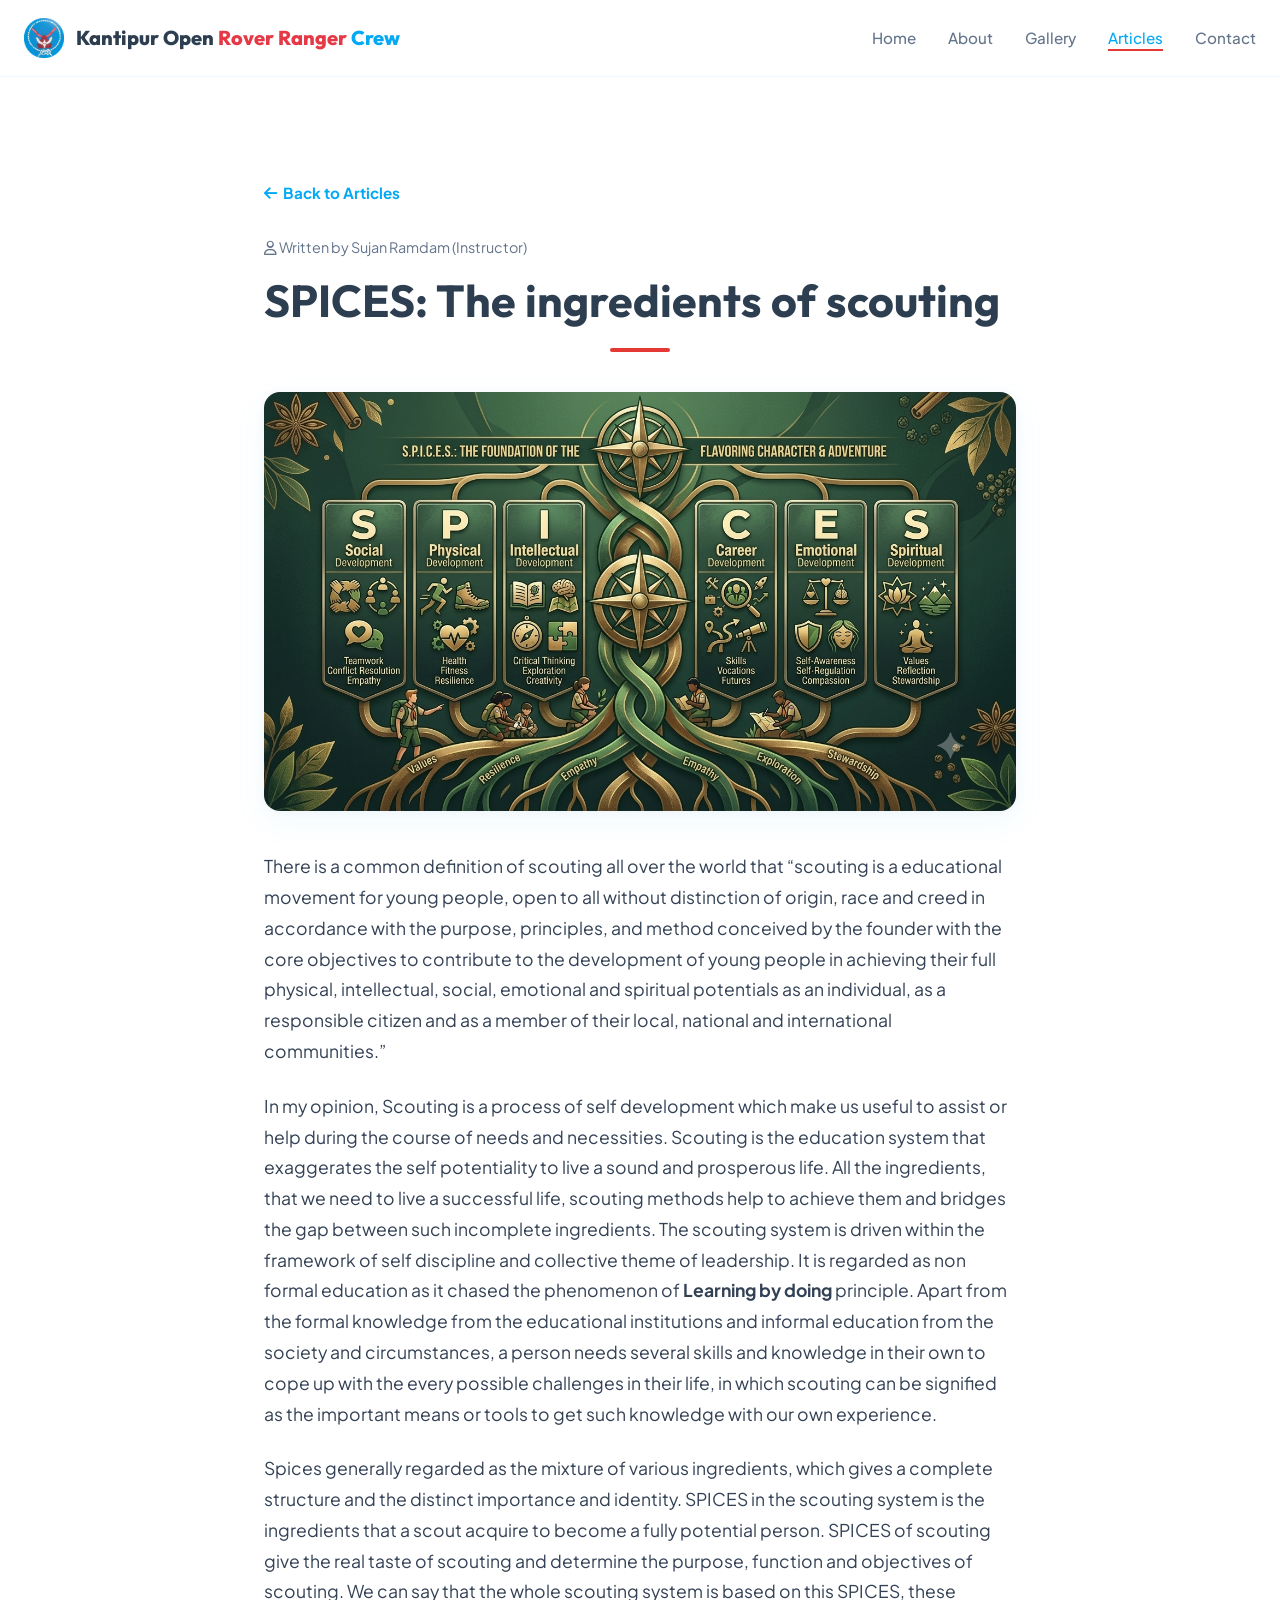
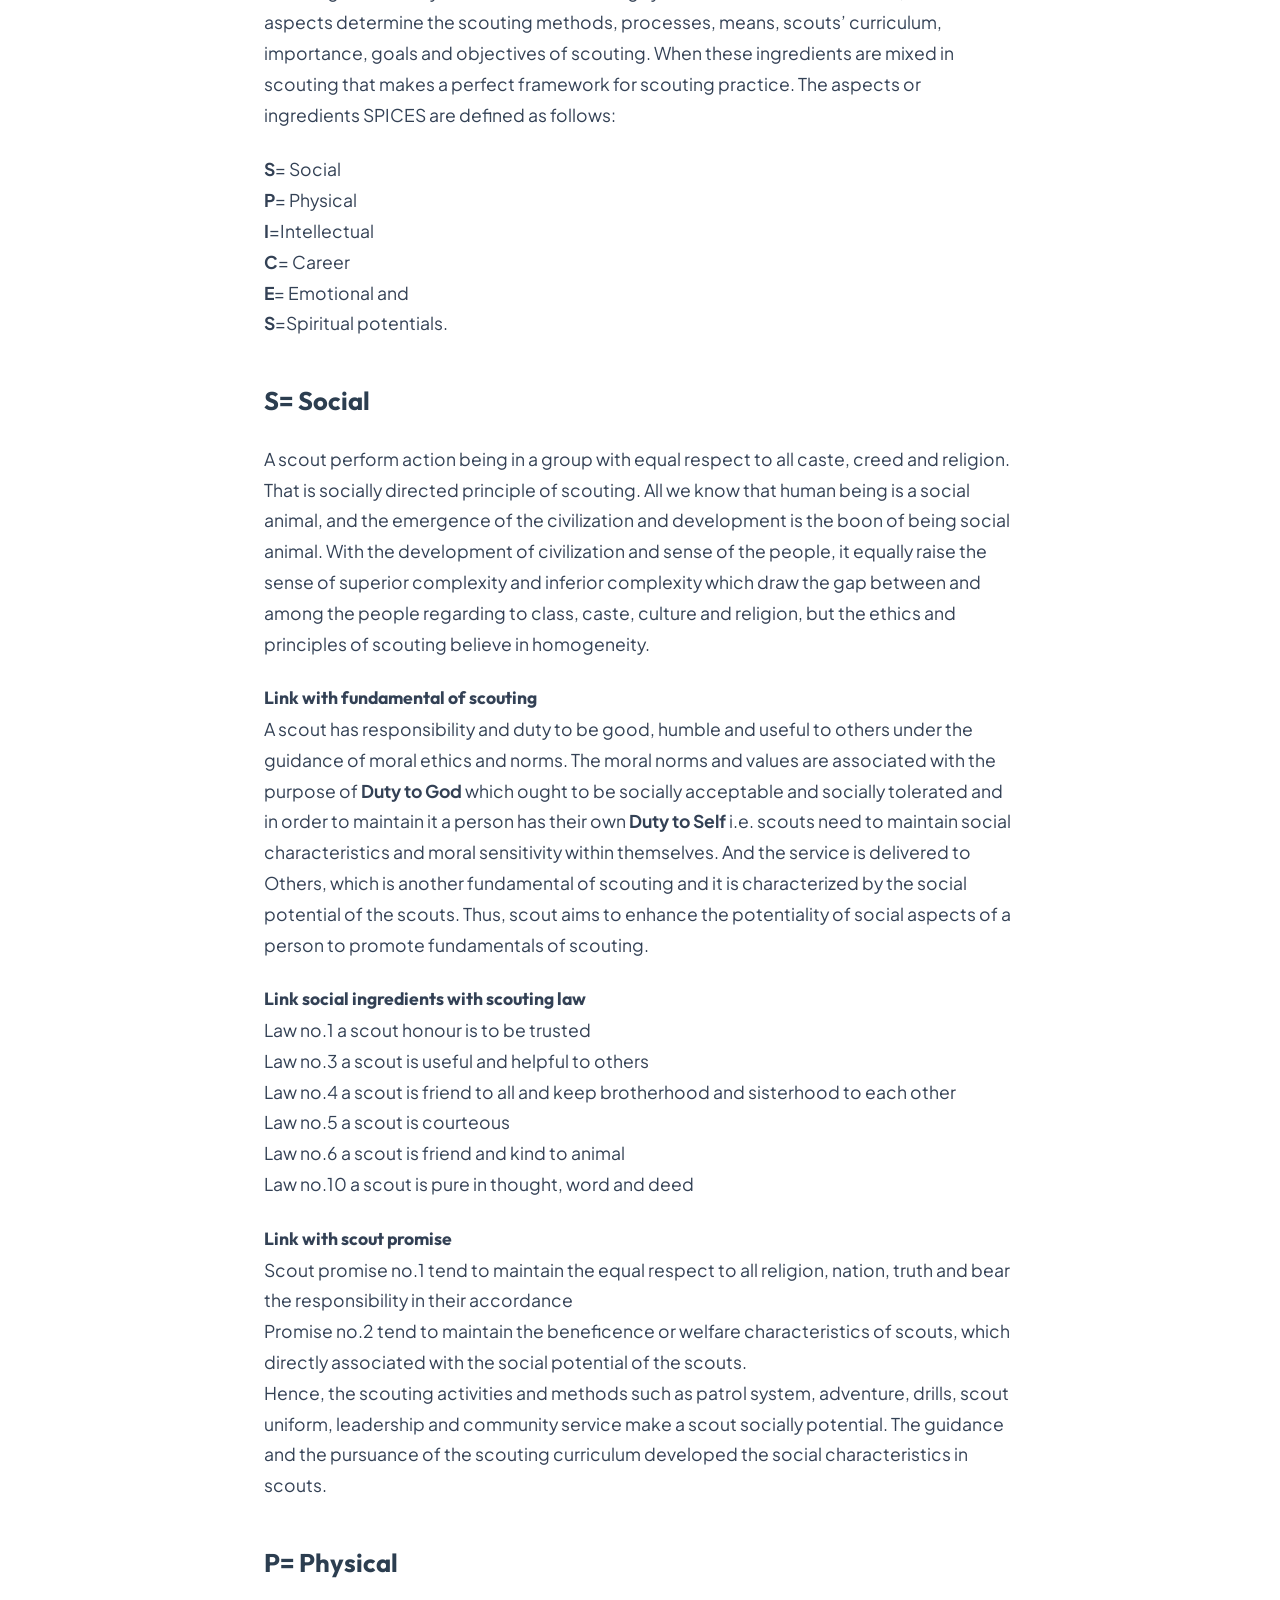
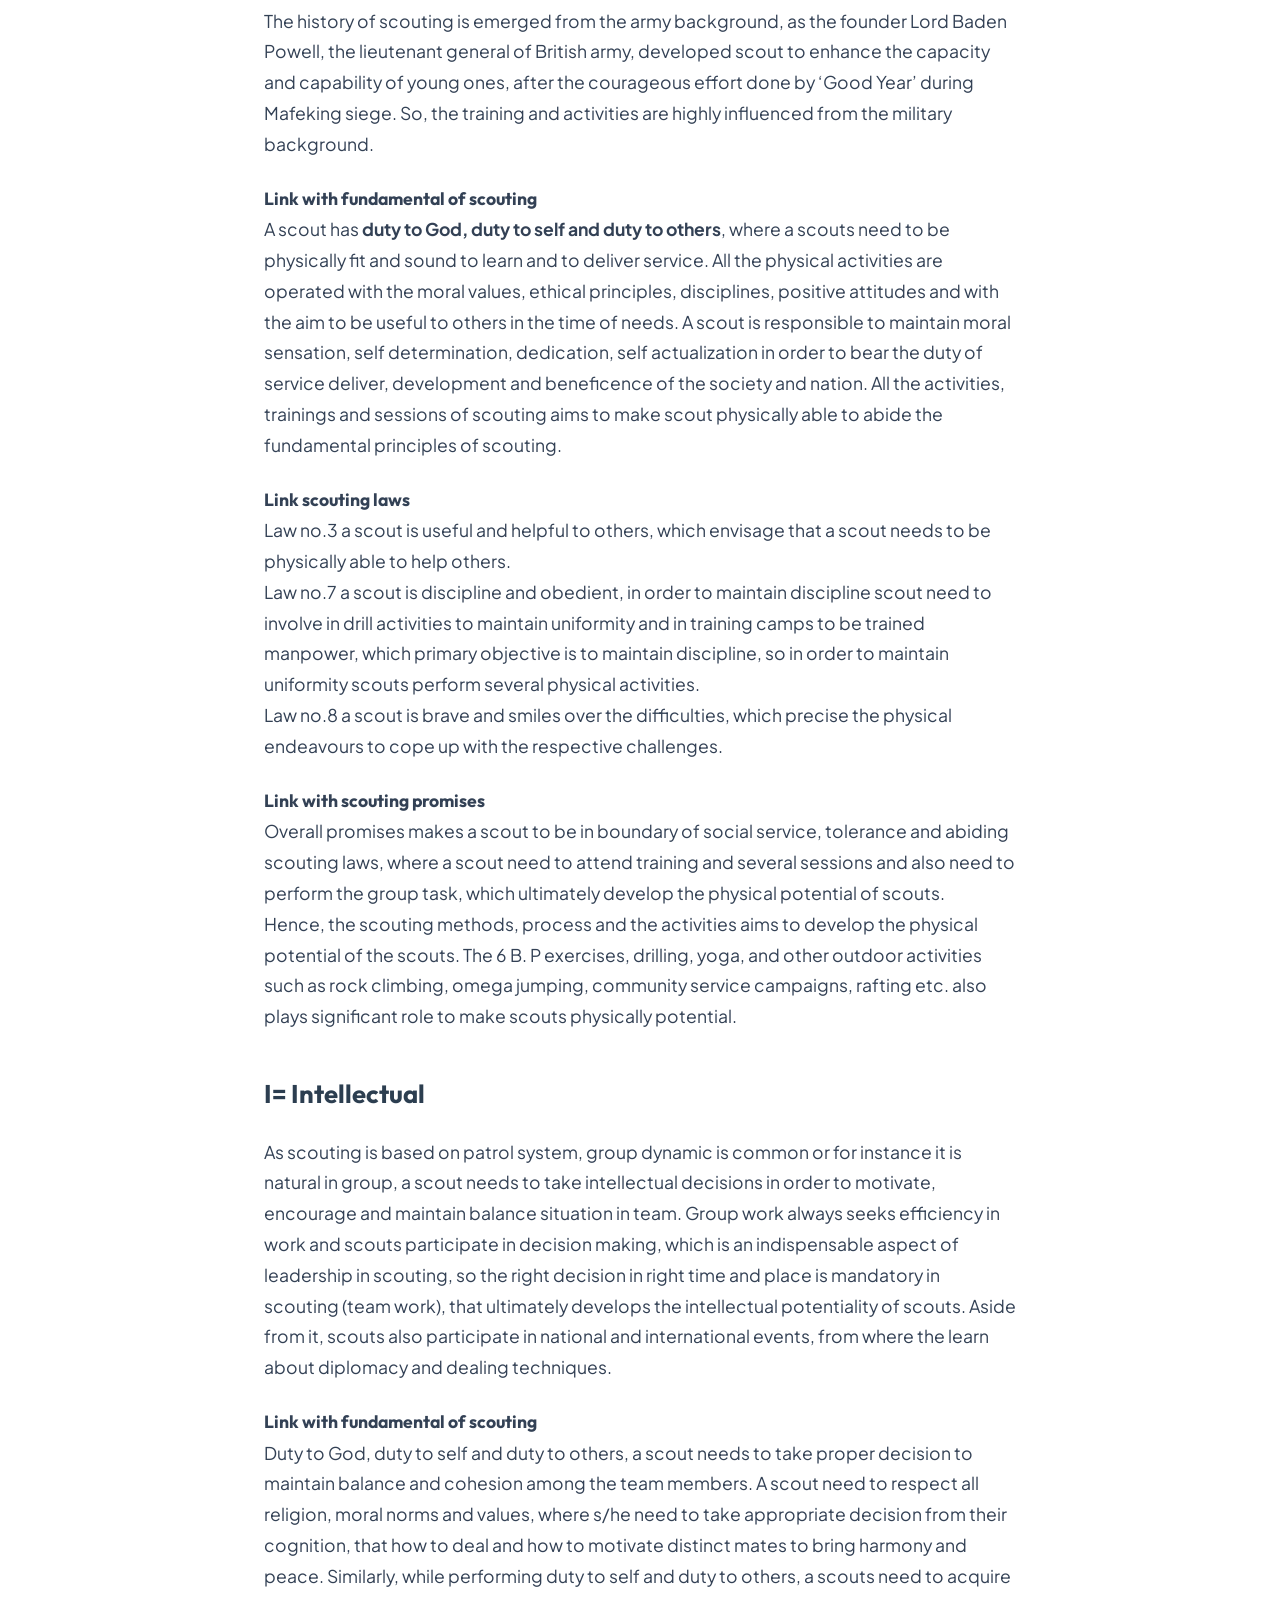
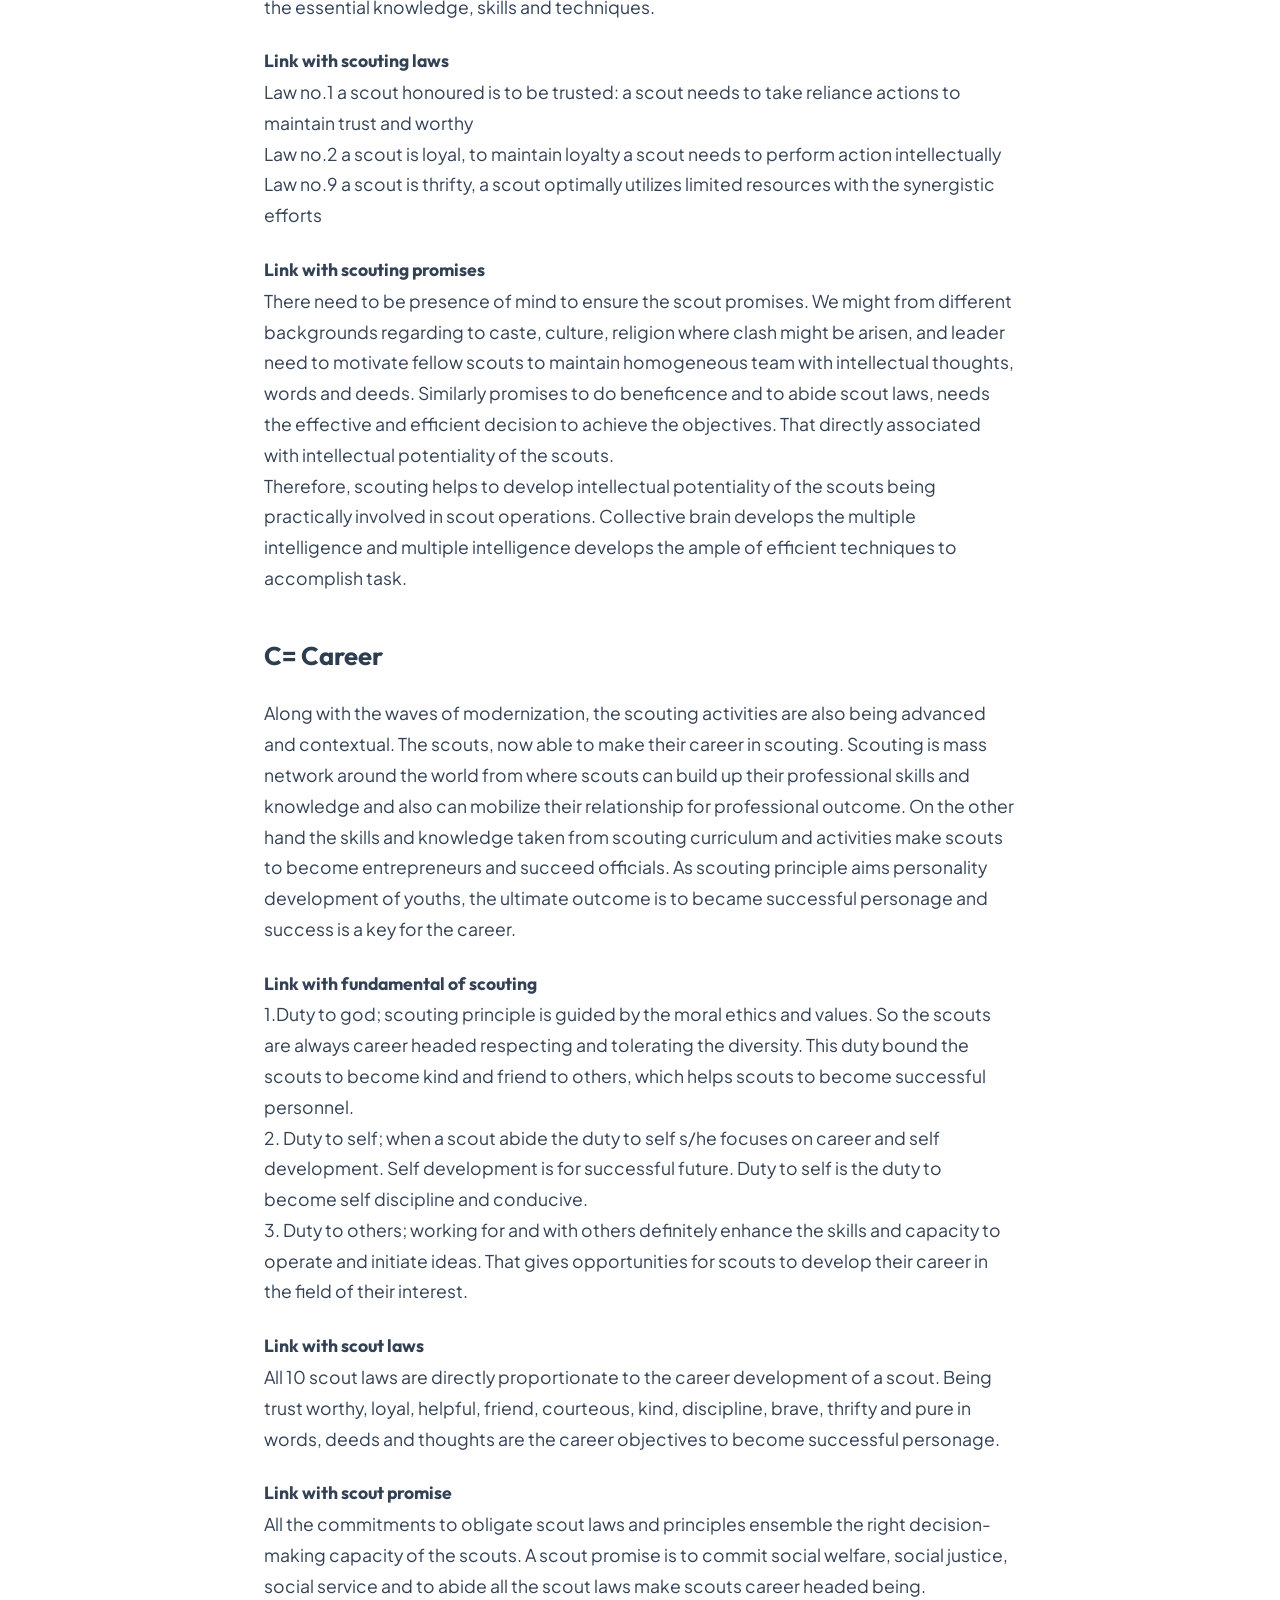
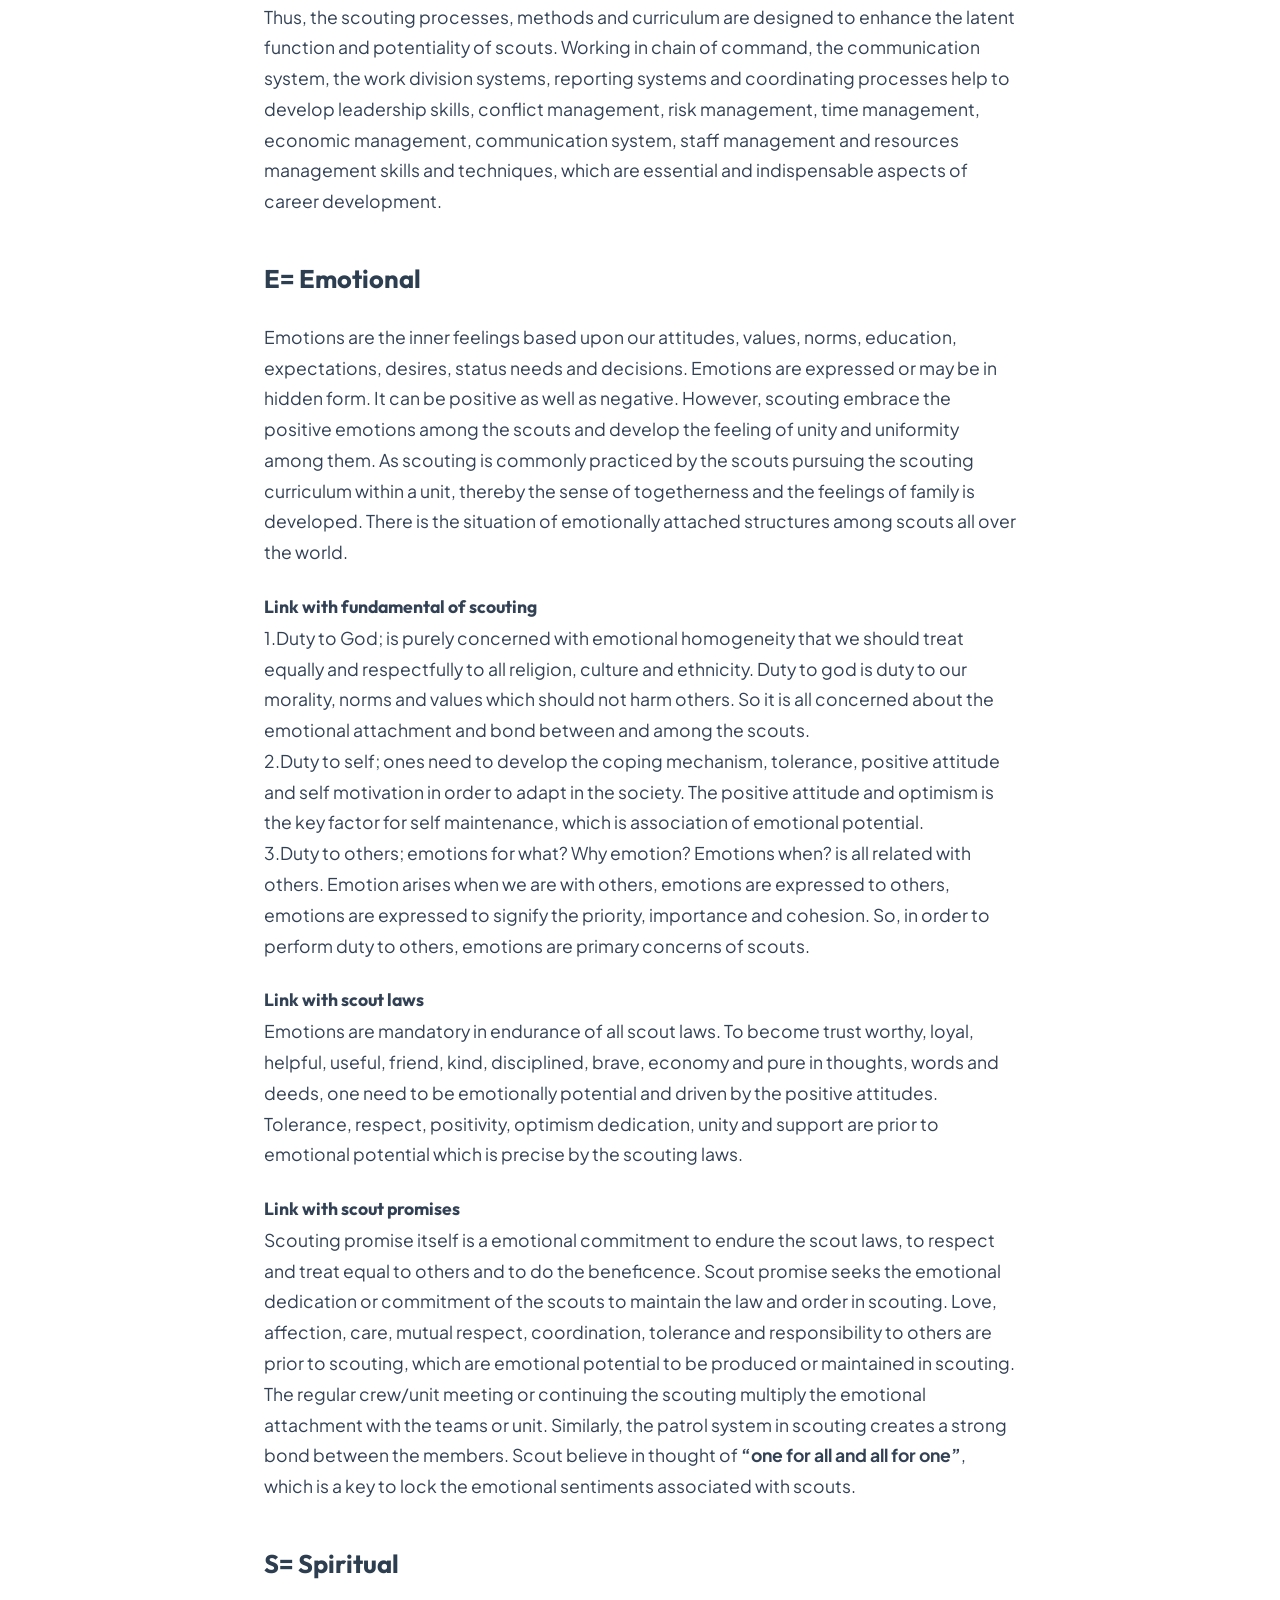
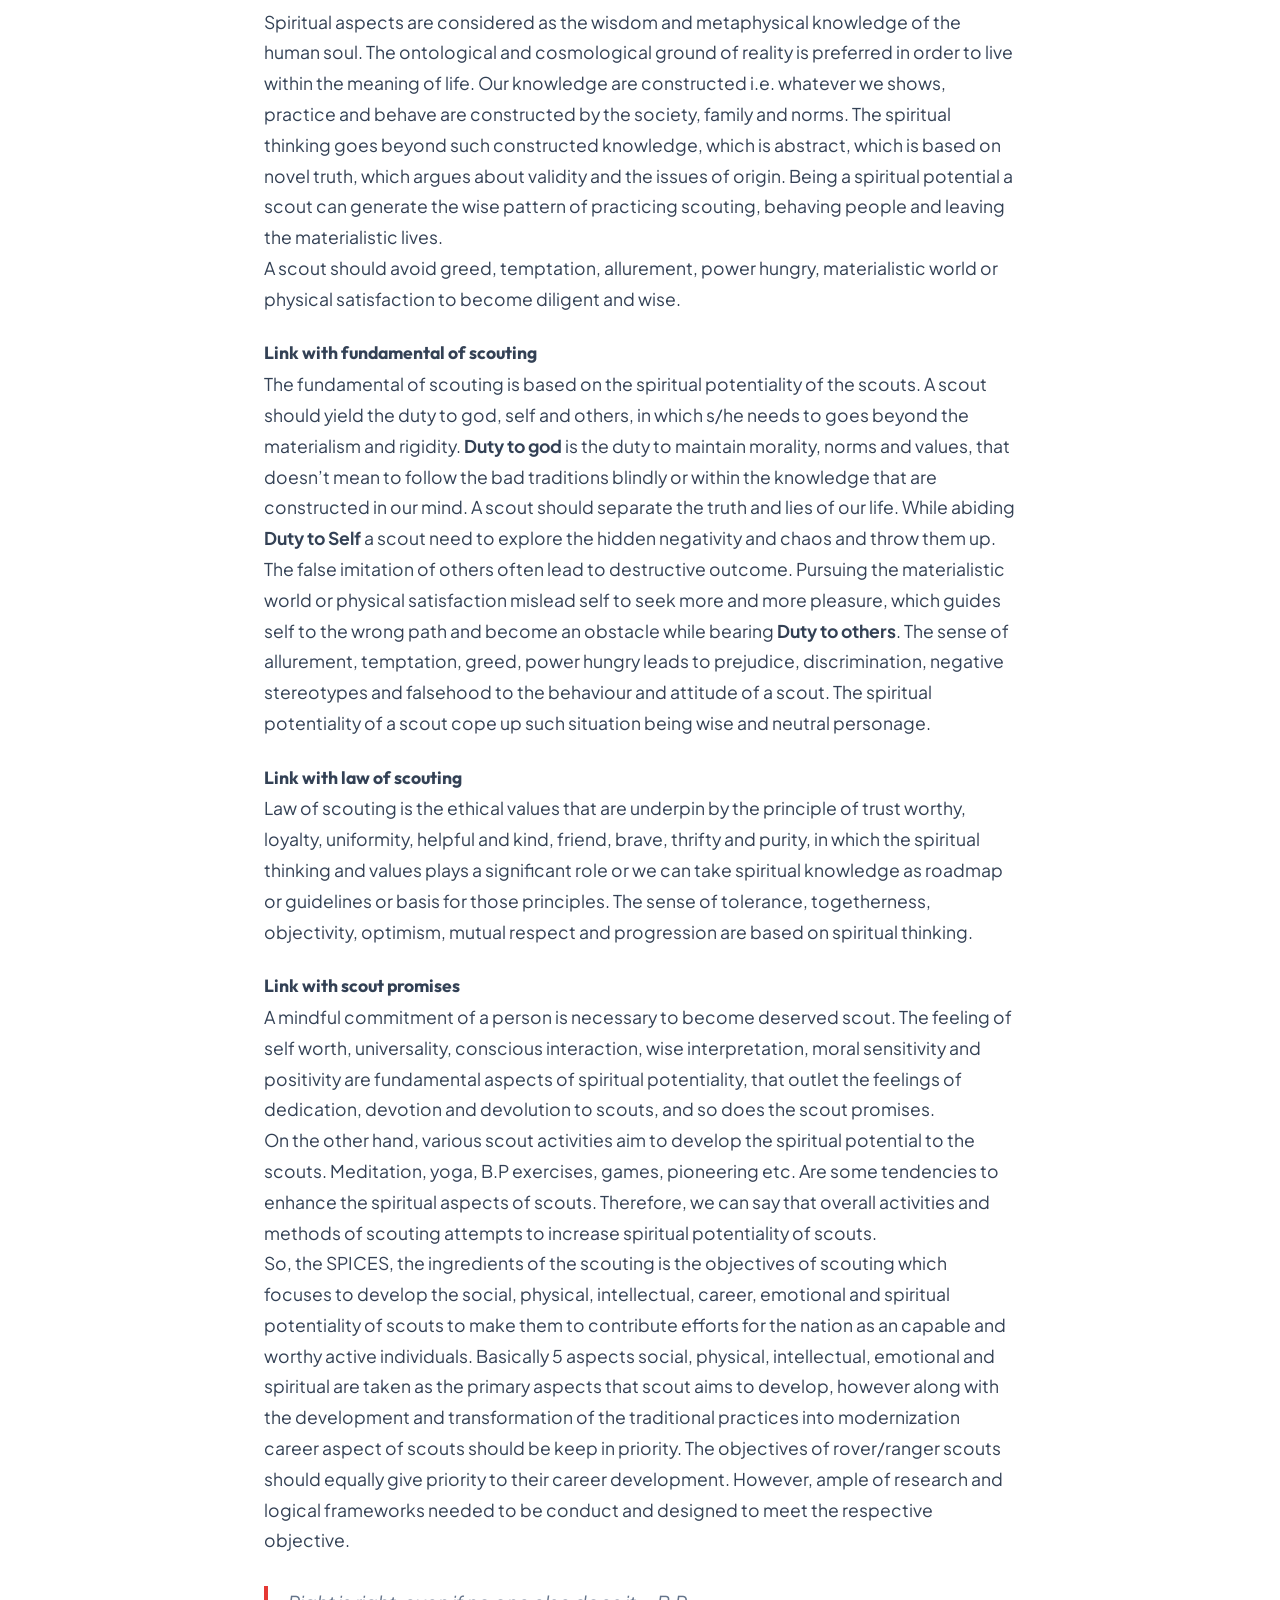
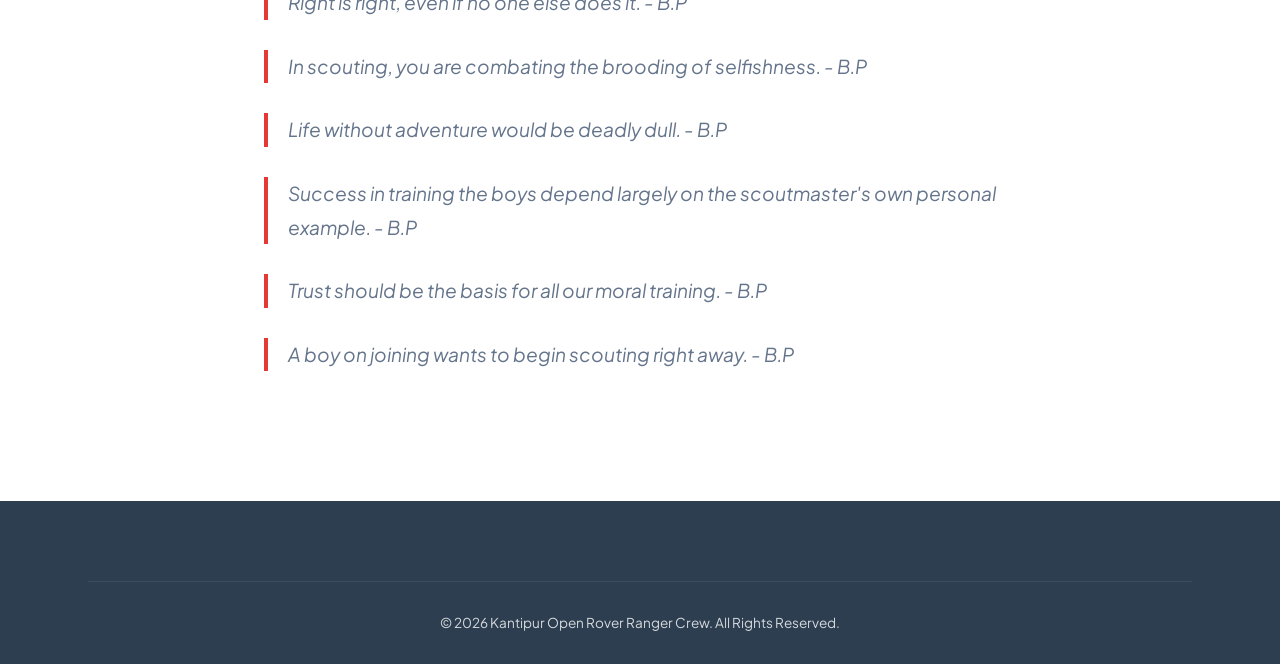
<file: content/spices-scout.html>
<!DOCTYPE html>
<html lang="en">

<head>
  <meta charset="UTF-8">
  <meta name="viewport" content="width=device-width, initial-scale=1.0">
  <!-- Favicon -->
  <link rel="icon" type="image/png" href="images/logo/logo.png">
  <title>SPICES: The ingredients of scouting | Kantipur Open Rover Ranger Crew</title>
  <link rel="preconnect" href="https://fonts.googleapis.com">
  <link rel="preconnect" href="https://fonts.gstatic.com" crossorigin>
  <link
    href="https://fonts.googleapis.com/css2?family=Plus+Jakarta+Sans:wght@400;500;600;700&family=Outfit:wght@400;600;800&display=swap"
    rel="stylesheet">
  <link rel="stylesheet" href="https://cdnjs.cloudflare.com/ajax/libs/font-awesome/6.4.0/css/all.min.css">
  <link rel="stylesheet" href="../style.css">
</head>

<body>

  <!-- Navigation -->
  <nav class="navbar scrolled">
    <div class="nav-container">
      <a href="../index.html#home" class="nav-logo">
        <img src="../images/logo/logo.png" alt="Kantipur Logo">
        <span>Kantipur Open <span class="text-red">Rover Ranger</span> <span class="text-blue">Crew</span></span>
      </a>
      <ul class="nav-links" id="navLinks">
        <li><a href="../index.html#home">Home</a></li>
        <li><a href="../index.html#about">About</a></li>
        <li><a href="../gallery.html">Gallery</a></li>
        <li><a href="../articles.html" class="active">Articles</a></li>
        <li><a href="../index.html#contact">Contact</a></li>
      </ul>
    </div>
  </nav>

  <!-- Deep Article Content Layout Block -->
  <main class="single-article-wrapper section-padding">
    <div class="container container-skinny">

      <!-- Back to list tracking link -->
      <a href="../articles.html" class="btn-text back-link"><i class="fas fa-arrow-left"></i> Back to Articles</a>

      <header class="single-article-header">
        <div class="article-meta-info">
          <span><i class="far fa-user"></i> Written by Sujan Ramdam (Instructor)</span>
        </div>
        <h1>SPICES: The ingredients of scouting</h1>
        <div class="accent-line left-aligned"></div>
      </header>

      <!-- FEATURED GRAPHIC -->
      <div class="single-article-banner">
        <img src="../images/articles/article-3.jpg" alt="SPICES: The ingredients of scouting Featured Image">
      </div>

      <!-- FULL TEXT CONTENT -->
      <article class="single-article-body">

        <p>
          There is a common definition of scouting all over the world that “scouting is a educational movement for young
          people, open to all without distinction of origin, race and creed in accordance with the purpose, principles,
          and method conceived by the founder with the core objectives to contribute to the development of young people
          in achieving their full physical, intellectual, social, emotional and spiritual potentials as an individual,
          as a responsible citizen and as a member of their local, national and international communities.”
        </p>
        <p>
          In my opinion, Scouting is a process of self development which make us useful to assist or help during the
          course of needs and necessities. Scouting is the education system that exaggerates the self potentiality to
          live a sound and prosperous life. All the ingredients, that we need to live a successful life, scouting
          methods help to achieve them and bridges the gap between such incomplete ingredients. The scouting system is
          driven within the framework of self discipline and collective theme of leadership. It is regarded as non
          formal education as it chased the phenomenon of <strong>Learning by doing</strong> principle. Apart from the
          formal knowledge from the educational institutions and informal education from the society and circumstances,
          a person needs several skills and knowledge in their own to cope up with the every possible challenges in
          their life, in which scouting can be signified as the important means or tools to get such knowledge with our
          own experience.
        </p>
        <p>
          Spices generally regarded as the mixture of various ingredients, which gives a complete structure and the
          distinct importance and identity. SPICES in the scouting system is the ingredients that a scout acquire to
          become a fully potential person. SPICES of scouting give the real taste of scouting and determine the purpose,
          function and objectives of scouting. We can say that the whole scouting system is based on this SPICES, these
          aspects determine the scouting methods, processes, means, scouts’ curriculum, importance, goals and objectives
          of scouting. When these ingredients are mixed in scouting that makes a perfect framework for scouting
          practice. The aspects or ingredients SPICES are defined as follows:
        </p>

        <p>
          <strong>S</strong>= Social<br>
          <strong>P</strong>= Physical<br>
          <strong>I</strong>=Intellectual<br>
          <strong>C</strong>= Career<br>
          <strong>E</strong>= Emotional and<br>
          <strong>S</strong>=Spiritual potentials.
        </p>

        <h3>S= Social</h3>
        <p>
          A scout perform action being in a group with equal respect to all caste, creed and religion. That is socially
          directed principle of scouting. All we know that human being is a social animal, and the emergence of the
          civilization and development is the boon of being social animal. With the development of civilization and
          sense of the people, it equally raise the sense of superior complexity and inferior complexity which draw the
          gap between and among the people regarding to class, caste, culture and religion, but the ethics and
          principles of scouting believe in homogeneity.
        </p>
        <h4>Link with fundamental of scouting</h4>
        <p>
          A scout has responsibility and duty to be good, humble and useful to others under the guidance of moral ethics
          and norms. The moral norms and values are associated with the purpose of <strong>Duty to God</strong> which
          ought to be socially acceptable and socially tolerated and in order to maintain it a person has their own
          <strong>Duty to Self</strong> i.e. scouts need to maintain social characteristics and moral sensitivity within
          themselves. And the service is delivered to Others, which is another fundamental of scouting and it is
          characterized by the social potential of the scouts. Thus, scout aims to enhance the potentiality of social
          aspects of a person to promote fundamentals of scouting.
        </p>
        <h4>Link social ingredients with scouting law</h4>
        <p>
          Law no.1 a scout honour is to be trusted<br>
          Law no.3 a scout is useful and helpful to others<br>
          Law no.4 a scout is friend to all and keep brotherhood and sisterhood to each other<br>
          Law no.5 a scout is courteous<br>
          Law no.6 a scout is friend and kind to animal<br>
          Law no.10 a scout is pure in thought, word and deed
        </p>
        <h4>Link with scout promise</h4>
        <p>
          Scout promise no.1 tend to maintain the equal respect to all religion, nation, truth and bear the
          responsibility in their accordance<br>
          Promise no.2 tend to maintain the beneficence or welfare characteristics of scouts, which directly associated
          with the social potential of the scouts.<br>
          Hence, the scouting activities and methods such as patrol system, adventure, drills, scout uniform, leadership
          and community service make a scout socially potential. The guidance and the pursuance of the scouting
          curriculum developed the social characteristics in scouts.
        </p>

        <h3>P= Physical</h3>
        <p>
          The history of scouting is emerged from the army background, as the founder Lord Baden Powell, the lieutenant
          general of British army, developed scout to enhance the capacity and capability of young ones, after the
          courageous effort done by ‘Good Year’ during Mafeking siege. So, the training and activities are highly
          influenced from the military background.
        </p>
        <h4>Link with fundamental of scouting</h4>
        <p>
          A scout has <strong>duty to God, duty to self and duty to others</strong>, where a scouts need to be
          physically fit and sound to learn and to deliver service. All the physical activities are operated with the
          moral values, ethical principles, disciplines, positive attitudes and with the aim to be useful to others in
          the time of needs. A scout is responsible to maintain moral sensation, self determination, dedication, self
          actualization in order to bear the duty of service deliver, development and beneficence of the society and
          nation. All the activities, trainings and sessions of scouting aims to make scout physically able to abide the
          fundamental principles of scouting.
        </p>
        <h4>Link scouting laws</h4>
        <p>
          Law no.3 a scout is useful and helpful to others, which envisage that a scout needs to be physically able to
          help others.<br>
          Law no.7 a scout is discipline and obedient, in order to maintain discipline scout need to involve in drill
          activities to maintain uniformity and in training camps to be trained manpower, which primary objective is to
          maintain discipline, so in order to maintain uniformity scouts perform several physical activities.<br>
          Law no.8 a scout is brave and smiles over the difficulties, which precise the physical endeavours to cope up
          with the respective challenges.
        </p>
        <h4>Link with scouting promises</h4>
        <p>
          Overall promises makes a scout to be in boundary of social service, tolerance and abiding scouting laws, where
          a scout need to attend training and several sessions and also need to perform the group task, which ultimately
          develop the physical potential of scouts.<br>
          Hence, the scouting methods, process and the activities aims to develop the physical potential of the scouts.
          The 6 B. P exercises, drilling, yoga, and other outdoor activities such as rock climbing, omega jumping,
          community service campaigns, rafting etc. also plays significant role to make scouts physically potential.
        </p>

        <h3>I= Intellectual</h3>
        <p>
          As scouting is based on patrol system, group dynamic is common or for instance it is natural in group, a scout
          needs to take intellectual decisions in order to motivate, encourage and maintain balance situation in team.
          Group work always seeks efficiency in work and scouts participate in decision making, which is an
          indispensable aspect of leadership in scouting, so the right decision in right time and place is mandatory in
          scouting (team work), that ultimately develops the intellectual potentiality of scouts. Aside from it, scouts
          also participate in national and international events, from where the learn about diplomacy and dealing
          techniques.
        </p>
        <h4>Link with fundamental of scouting</h4>
        <p>
          Duty to God, duty to self and duty to others, a scout needs to take proper decision to maintain balance and
          cohesion among the team members. A scout need to respect all religion, moral norms and values, where s/he need
          to take appropriate decision from their cognition, that how to deal and how to motivate distinct mates to
          bring harmony and peace. Similarly, while performing duty to self and duty to others, a scouts need to acquire
          the essential knowledge, skills and techniques.
        </p>
        <h4>Link with scouting laws</h4>
        <p>
          Law no.1 a scout honoured is to be trusted: a scout needs to take reliance actions to maintain trust and
          worthy<br>
          Law no.2 a scout is loyal, to maintain loyalty a scout needs to perform action intellectually<br>
          Law no.9 a scout is thrifty, a scout optimally utilizes limited resources with the synergistic efforts
        </p>
        <h4>Link with scouting promises</h4>
        <p>
          There need to be presence of mind to ensure the scout promises. We might from different backgrounds regarding
          to caste, culture, religion where clash might be arisen, and leader need to motivate fellow scouts to maintain
          homogeneous team with intellectual thoughts, words and deeds. Similarly promises to do beneficence and to
          abide scout laws, needs the effective and efficient decision to achieve the objectives. That directly
          associated with intellectual potentiality of the scouts.<br>
          Therefore, scouting helps to develop intellectual potentiality of the scouts being practically involved in
          scout operations. Collective brain develops the multiple intelligence and multiple intelligence develops the
          ample of efficient techniques to accomplish task.
        </p>

        <h3>C= Career</h3>
        <p>
          Along with the waves of modernization, the scouting activities are also being advanced and contextual. The
          scouts, now able to make their career in scouting. Scouting is mass network around the world from where scouts
          can build up their professional skills and knowledge and also can mobilize their relationship for professional
          outcome. On the other hand the skills and knowledge taken from scouting curriculum and activities make scouts
          to become entrepreneurs and succeed officials. As scouting principle aims personality development of youths,
          the ultimate outcome is to became successful personage and success is a key for the career.
        </p>
        <h4>Link with fundamental of scouting</h4>
        <p>
          1.Duty to god; scouting principle is guided by the moral ethics and values. So the scouts are always career
          headed respecting and tolerating the diversity. This duty bound the scouts to become kind and friend to
          others, which helps scouts to become successful personnel.<br>
          2. Duty to self; when a scout abide the duty to self s/he focuses on career and self development. Self
          development is for successful future. Duty to self is the duty to become self discipline and conducive.<br>
          3. Duty to others; working for and with others definitely enhance the skills and capacity to operate and
          initiate ideas. That gives opportunities for scouts to develop their career in the field of their interest.
        </p>
        <h4>Link with scout laws</h4>
        <p>
          All 10 scout laws are directly proportionate to the career development of a scout. Being trust worthy, loyal,
          helpful, friend, courteous, kind, discipline, brave, thrifty and pure in words, deeds and thoughts are the
          career objectives to become successful personage.
        </p>
        <h4>Link with scout promise</h4>
        <p>
          All the commitments to obligate scout laws and principles ensemble the right decision-making capacity of the
          scouts. A scout promise is to commit social welfare, social justice, social service and to abide all the scout
          laws make scouts career headed being.<br>
          Thus, the scouting processes, methods and curriculum are designed to enhance the latent function and
          potentiality of scouts. Working in chain of command, the communication system, the work division systems,
          reporting systems and coordinating processes help to develop leadership skills, conflict management, risk
          management, time management, economic management, communication system, staff management and resources
          management skills and techniques, which are essential and indispensable aspects of career development.
        </p>

        <h3>E= Emotional</h3>
        <p>
          Emotions are the inner feelings based upon our attitudes, values, norms, education, expectations, desires,
          status needs and decisions. Emotions are expressed or may be in hidden form. It can be positive as well as
          negative. However, scouting embrace the positive emotions among the scouts and develop the feeling of unity
          and uniformity among them. As scouting is commonly practiced by the scouts pursuing the scouting curriculum
          within a unit, thereby the sense of togetherness and the feelings of family is developed. There is the
          situation of emotionally attached structures among scouts all over the world.
        </p>
        <h4>Link with fundamental of scouting</h4>
        <p>
          1.Duty to God; is purely concerned with emotional homogeneity that we should treat equally and respectfully to
          all religion, culture and ethnicity. Duty to god is duty to our morality, norms and values which should not
          harm others. So it is all concerned about the emotional attachment and bond between and among the scouts.<br>
          2.Duty to self; ones need to develop the coping mechanism, tolerance, positive attitude and self motivation in
          order to adapt in the society. The positive attitude and optimism is the key factor for self maintenance,
          which is association of emotional potential.<br>
          3.Duty to others; emotions for what? Why emotion? Emotions when? is all related with others. Emotion arises
          when we are with others, emotions are expressed to others, emotions are expressed to signify the priority,
          importance and cohesion. So, in order to perform duty to others, emotions are primary concerns of scouts.
        </p>
        <h4>Link with scout laws</h4>
        <p>
          Emotions are mandatory in endurance of all scout laws. To become trust worthy, loyal, helpful, useful, friend,
          kind, disciplined, brave, economy and pure in thoughts, words and deeds, one need to be emotionally potential
          and driven by the positive attitudes. Tolerance, respect, positivity, optimism dedication, unity and support
          are prior to emotional potential which is precise by the scouting laws.
        </p>
        <h4>Link with scout promises</h4>
        <p>
          Scouting promise itself is a emotional commitment to endure the scout laws, to respect and treat equal to
          others and to do the beneficence. Scout promise seeks the emotional dedication or commitment of the scouts to
          maintain the law and order in scouting. Love, affection, care, mutual respect, coordination, tolerance and
          responsibility to others are prior to scouting, which are emotional potential to be produced or maintained in
          scouting.<br>
          The regular crew/unit meeting or continuing the scouting multiply the emotional attachment with the teams or
          unit. Similarly, the patrol system in scouting creates a strong bond between the members. Scout believe in
          thought of <strong>“one for all and all for one”</strong>, which is a key to lock the emotional sentiments
          associated with scouts.
        </p>

        <h3>S= Spiritual</h3>
        <p>
          Spiritual aspects are considered as the wisdom and metaphysical knowledge of the human soul. The ontological
          and cosmological ground of reality is preferred in order to live within the meaning of life. Our knowledge are
          constructed i.e. whatever we shows, practice and behave are constructed by the society, family and norms. The
          spiritual thinking goes beyond such constructed knowledge, which is abstract, which is based on novel truth,
          which argues about validity and the issues of origin. Being a spiritual potential a scout can generate the
          wise pattern of practicing scouting, behaving people and leaving the materialistic lives.<br>
          A scout should avoid greed, temptation, allurement, power hungry, materialistic world or physical satisfaction
          to become diligent and wise.
        </p>
        <h4>Link with fundamental of scouting</h4>
        <p>
          The fundamental of scouting is based on the spiritual potentiality of the scouts. A scout should yield the
          duty to god, self and others, in which s/he needs to goes beyond the materialism and rigidity. <strong>Duty to
            god</strong> is the duty to maintain morality, norms and values, that doesn’t mean to follow the bad
          traditions blindly or within the knowledge that are constructed in our mind. A scout should separate the truth
          and lies of our life. While abiding <strong>Duty to Self</strong> a scout need to explore the hidden
          negativity and chaos and throw them up. The false imitation of others often lead to destructive outcome.
          Pursuing the materialistic world or physical satisfaction mislead self to seek more and more pleasure, which
          guides self to the wrong path and become an obstacle while bearing <strong>Duty to others</strong>. The sense
          of allurement, temptation, greed, power hungry leads to prejudice, discrimination, negative stereotypes and
          falsehood to the behaviour and attitude of a scout. The spiritual potentiality of a scout cope up such
          situation being wise and neutral personage.
        </p>
        <h4>Link with law of scouting</h4>
        <p>
          Law of scouting is the ethical values that are underpin by the principle of trust worthy, loyalty, uniformity,
          helpful and kind, friend, brave, thrifty and purity, in which the spiritual thinking and values plays a
          significant role or we can take spiritual knowledge as roadmap or guidelines or basis for those principles.
          The sense of tolerance, togetherness, objectivity, optimism, mutual respect and progression are based on
          spiritual thinking.
        </p>
        <h4>Link with scout promises</h4>
        <p>
          A mindful commitment of a person is necessary to become deserved scout. The feeling of self worth,
          universality, conscious interaction, wise interpretation, moral sensitivity and positivity are fundamental
          aspects of spiritual potentiality, that outlet the feelings of dedication, devotion and devolution to scouts,
          and so does the scout promises.<br>
          On the other hand, various scout activities aim to develop the spiritual potential to the scouts. Meditation,
          yoga, B.P exercises, games, pioneering etc. Are some tendencies to enhance the spiritual aspects of scouts.
          Therefore, we can say that overall activities and methods of scouting attempts to increase spiritual
          potentiality of scouts.<br>
          So, the SPICES, the ingredients of the scouting is the objectives of scouting which focuses to develop the
          social, physical, intellectual, career, emotional and spiritual potentiality of scouts to make them to
          contribute efforts for the nation as an capable and worthy active individuals. Basically 5 aspects social,
          physical, intellectual, emotional and spiritual are taken as the primary aspects that scout aims to develop,
          however along with the development and transformation of the traditional practices into modernization career
          aspect of scouts should be keep in priority. The objectives of rover/ranger scouts should equally give
          priority to their career development. However, ample of research and logical frameworks needed to be conduct
          and designed to meet the respective objective.
        </p>

        <blockquote>
          Right is right, even if no one else does it. - B.P
        </blockquote>

        <blockquote>
          In scouting, you are combating the brooding of selfishness. - B.P
        </blockquote>

        <blockquote>
          Life without adventure would be deadly dull. - B.P
        </blockquote>

        <blockquote>
          Success in training the boys depend largely on the scoutmaster's own personal example. - B.P
        </blockquote>

        <blockquote>
          Trust should be the basis for all our moral training. - B.P
        </blockquote>

        <blockquote>
          A boy on joining wants to begin scouting right away. - B.P
        </blockquote>

      </article>

    </div>
  </main>

  <!-- Footer -->
  <footer class="footer">
    <div class="container">
      <div class="footer-bottom">
        <p>&copy; 2026 Kantipur Open Rover Ranger Crew. All Rights Reserved.</p>
      </div>
    </div>
  </footer>

  <script src="../script.js"></script>
</body>

</html>
</file>
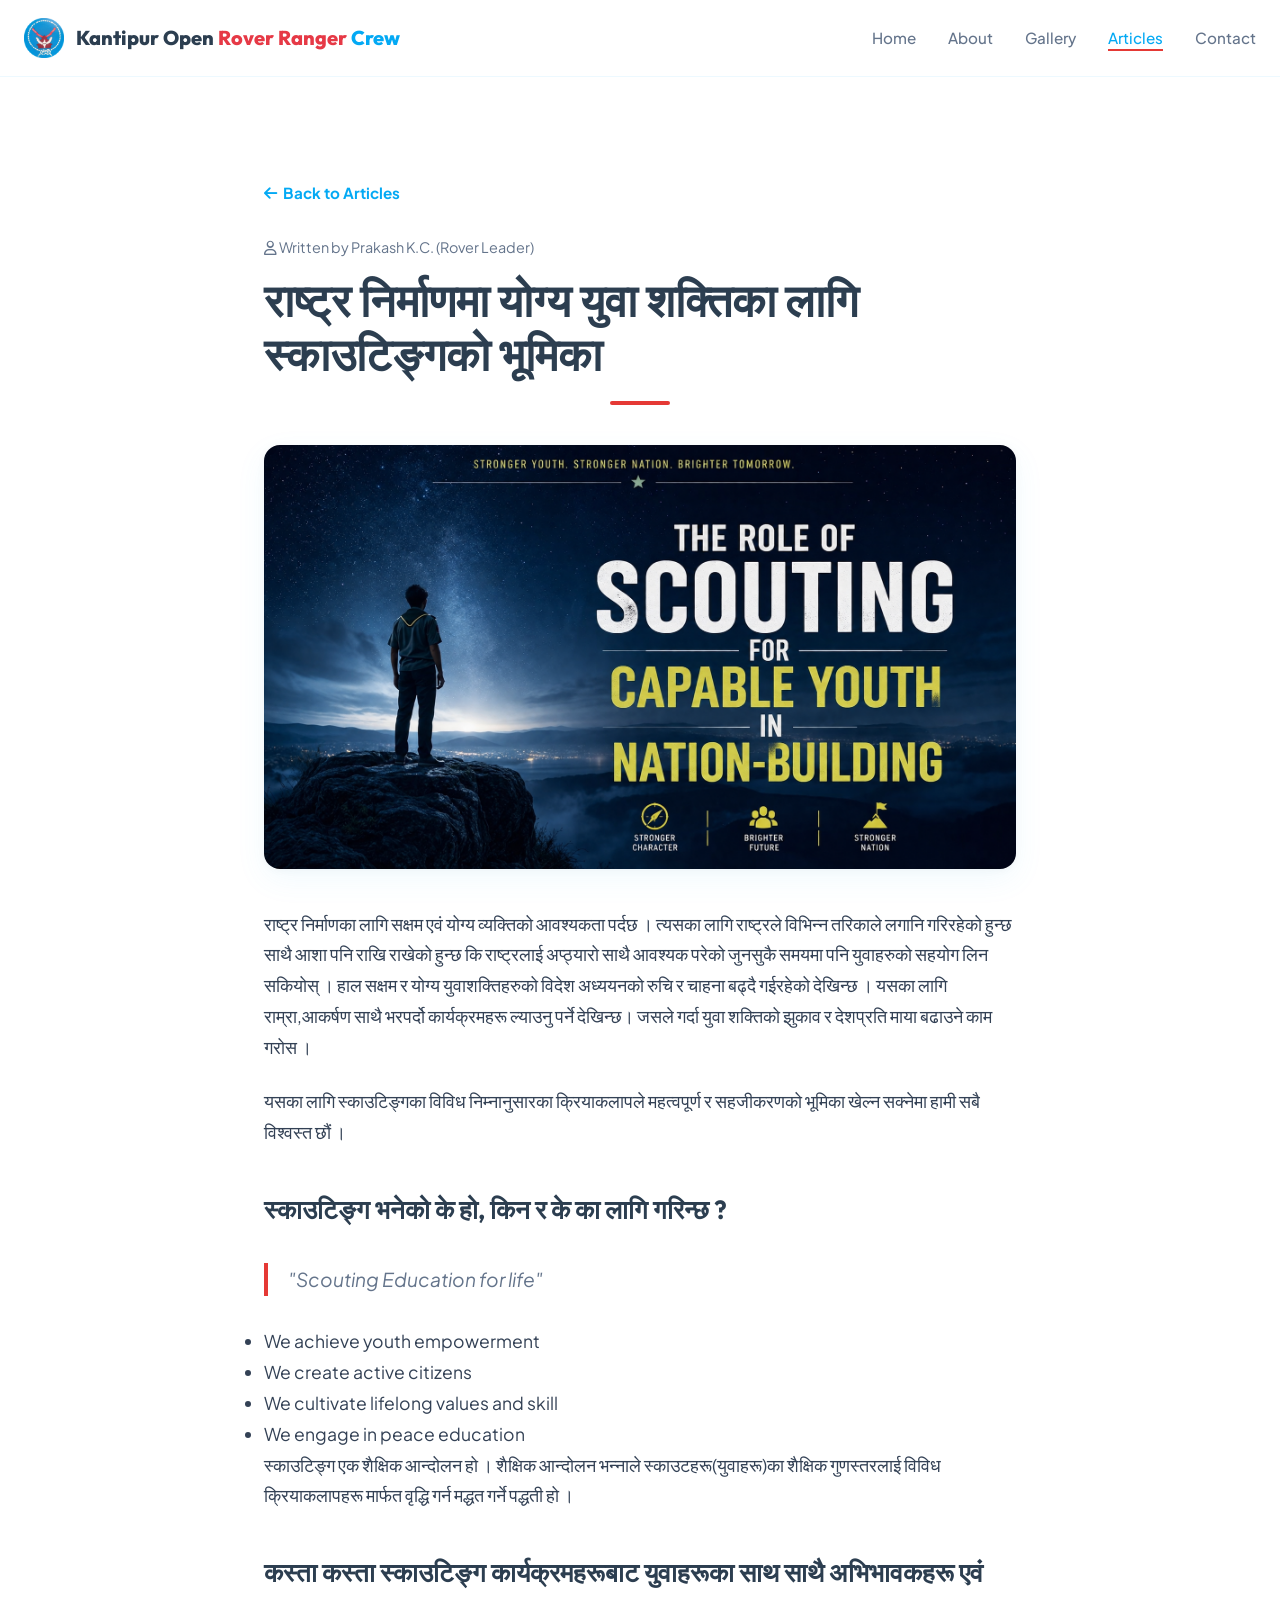
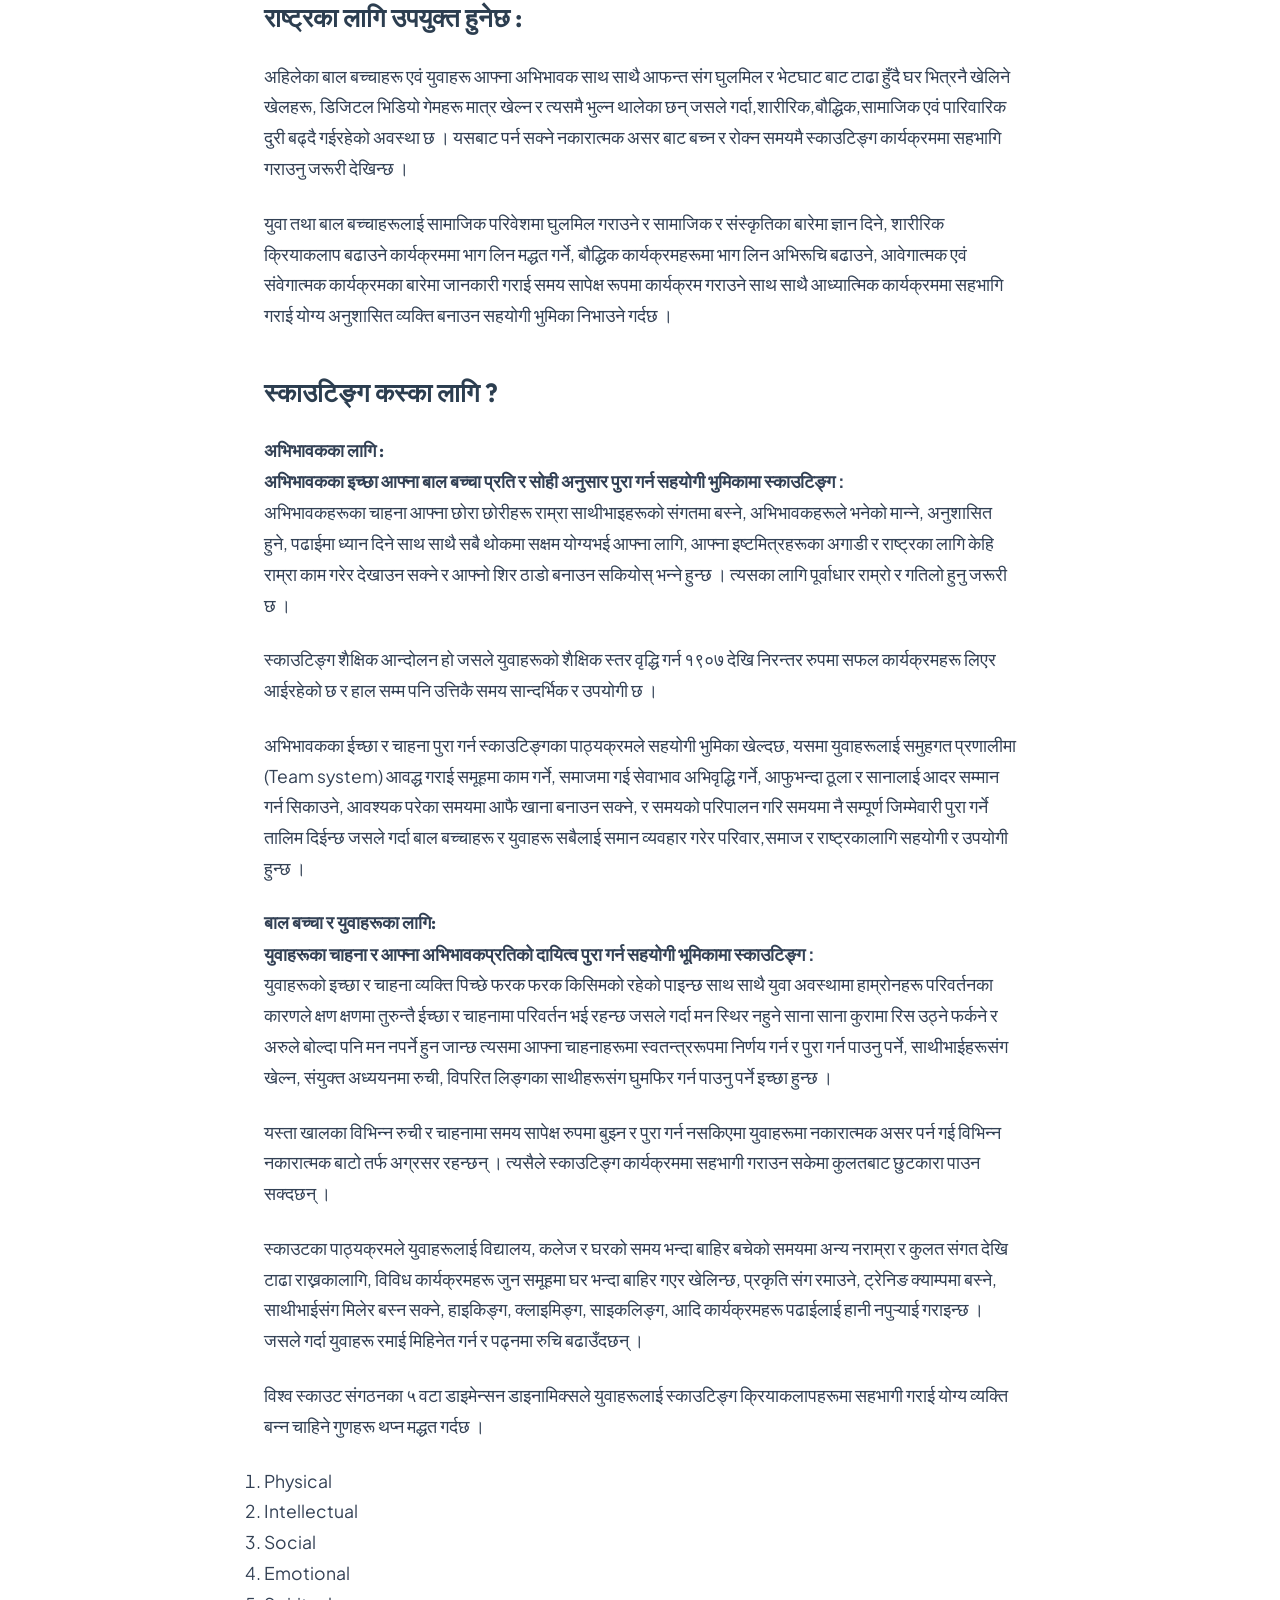
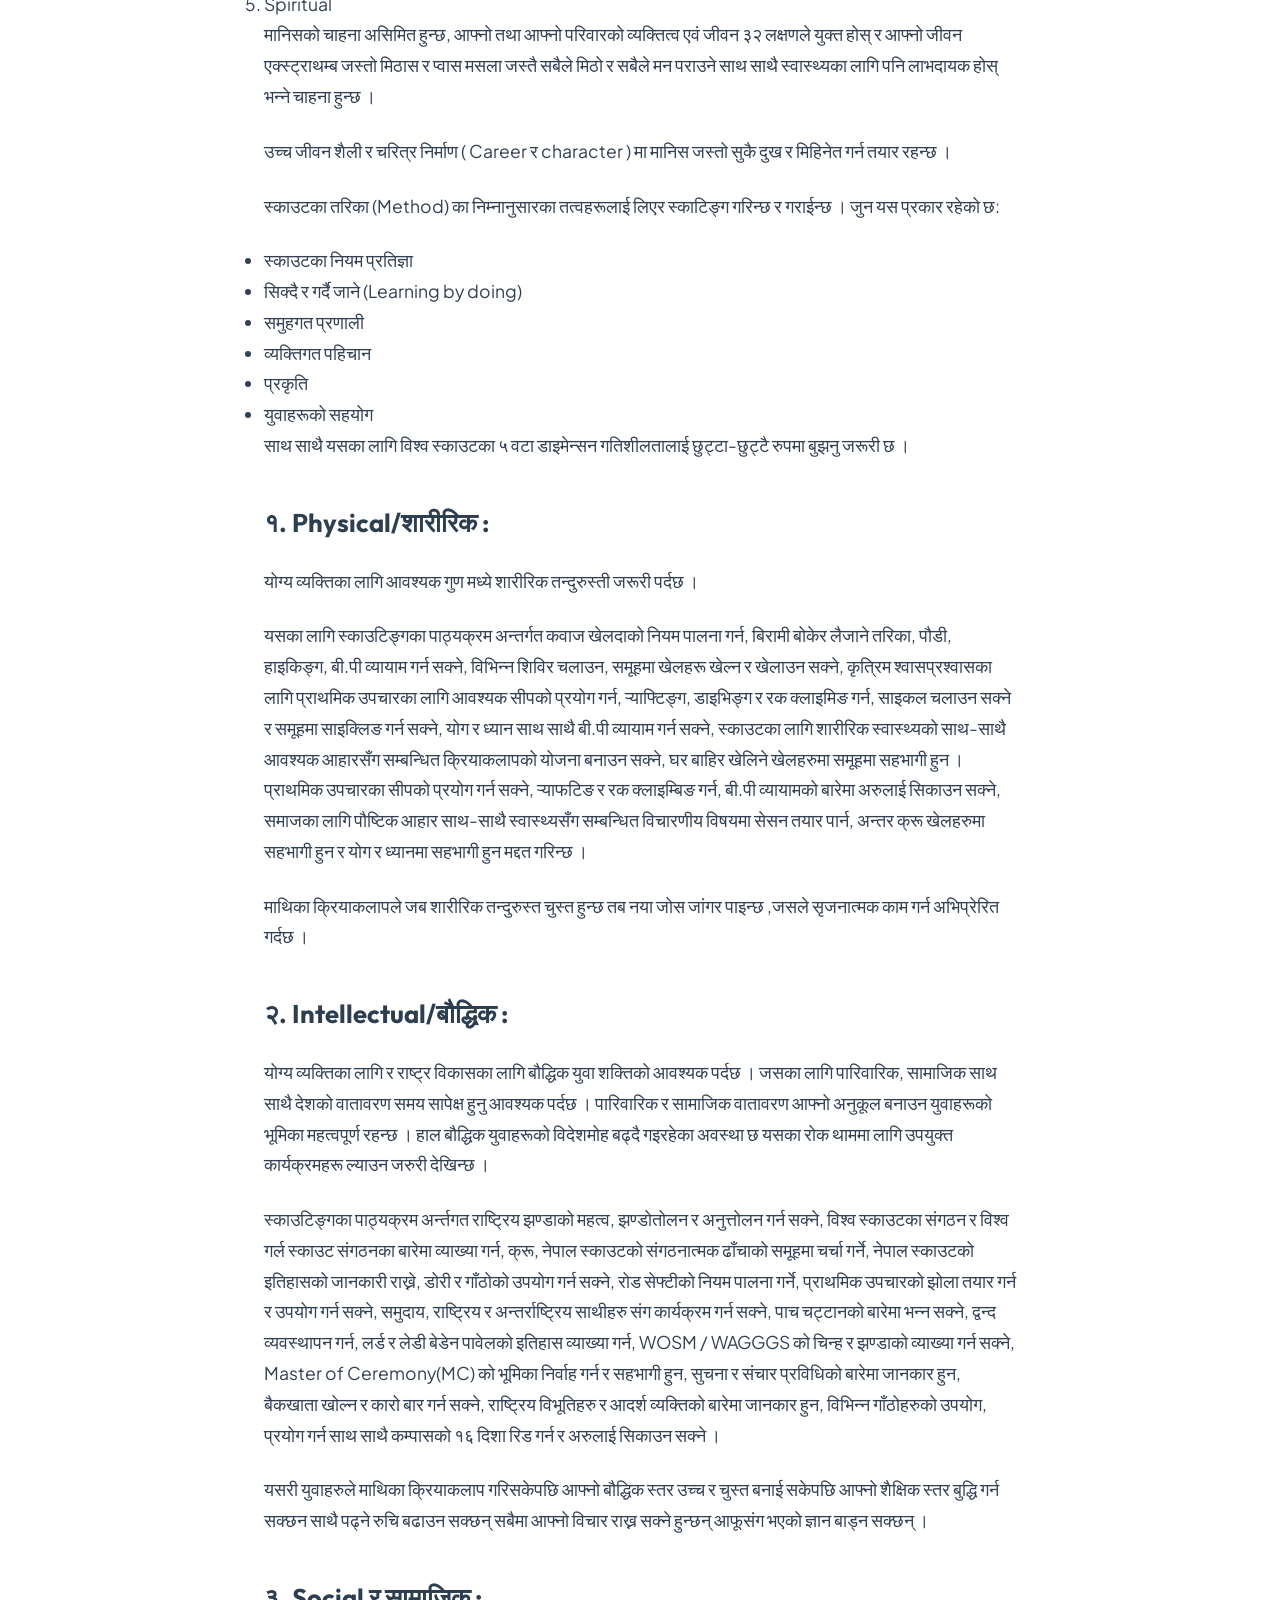
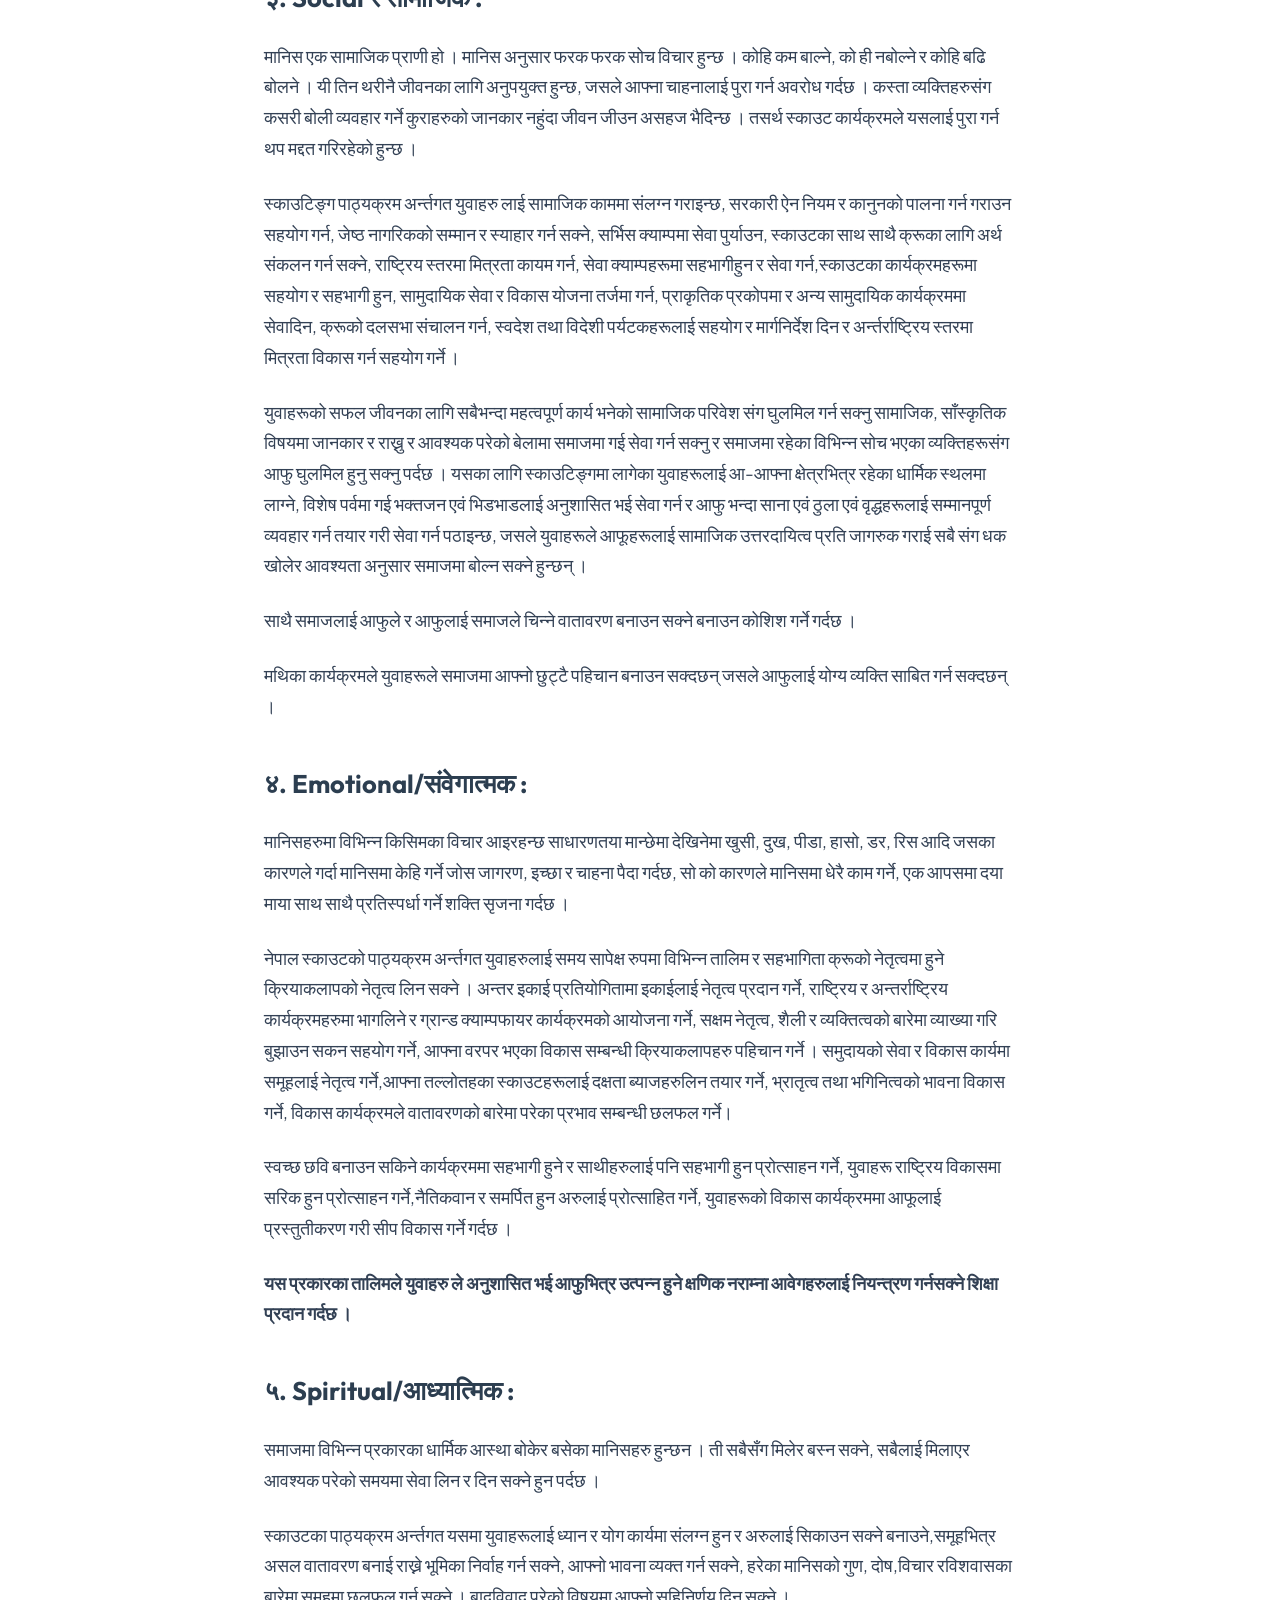
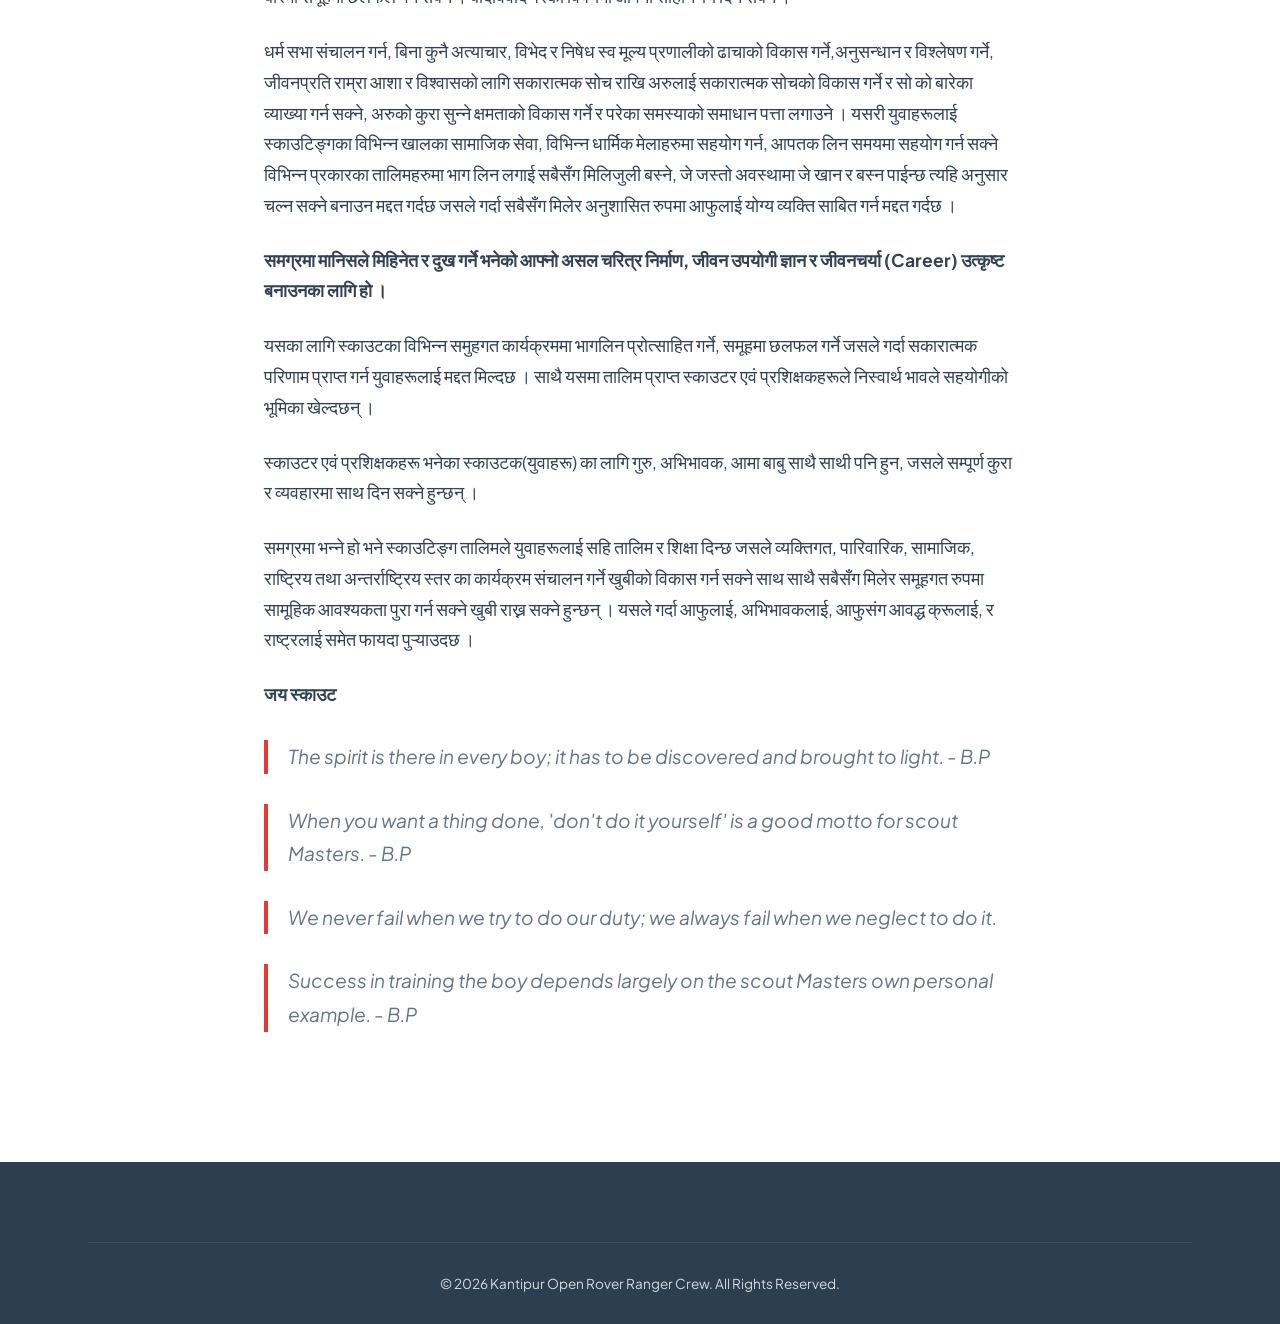
<file: content/youth-for-nation-build.html>
<!DOCTYPE html>
<html lang="en">

<head>
  <meta charset="UTF-8">
  <meta name="viewport" content="width=device-width, initial-scale=1.0">
  <!-- Favicon -->
  <link rel="icon" type="image/png" href="images/logo/logo.png">
  <title>राष्ट्र निर्माणमा योग्य युवा शक्तिका लागि स्काउटिङ्गको भूमिका | Kantipur Open Rover Ranger Crew</title>
  <link rel="preconnect" href="https://fonts.googleapis.com">
  <link rel="preconnect" href="https://fonts.gstatic.com" crossorigin>
  <link
    href="https://fonts.googleapis.com/css2?family=Plus+Jakarta+Sans:wght@400;500;600;700&family=Outfit:wght@400;600;800&display=swap"
    rel="stylesheet">
  <link rel="stylesheet" href="https://cdnjs.cloudflare.com/ajax/libs/font-awesome/6.4.0/css/all.min.css">
  <link rel="stylesheet" href="../style.css">
</head>

<body>

  <!-- Navigation -->
  <nav class="navbar scrolled">
    <div class="nav-container">
      <a href="../index.html#home" class="nav-logo">
        <img src="../images/logo/logo.png" alt="Kantipur Logo">
        <span>Kantipur Open <span class="text-red">Rover Ranger</span> <span class="text-blue">Crew</span></span>
      </a>
      <ul class="nav-links" id="navLinks">
        <li><a href="../index.html#home">Home</a></li>
        <li><a href="../index.html#about">About</a></li>
        <li><a href="../gallery.html">Gallery</a></li>
        <li><a href="../articles.html" class="active">Articles</a></li>
        <li><a href="../index.html#contact">Contact</a></li>
      </ul>
    </div>
  </nav>

  <!-- Deep Article Content Layout Block -->
  <main class="single-article-wrapper section-padding">
    <div class="container container-skinny">

      <!-- Back to list tracking link -->
      <a href="../articles.html" class="btn-text back-link"><i class="fas fa-arrow-left"></i> Back to Articles</a>

      <header class="single-article-header">
        <div class="article-meta-info">
          <span><i class="far fa-user"></i> Written by Prakash K.C. (Rover Leader)</span>
        </div>
        <h1>राष्ट्र निर्माणमा योग्य युवा शक्तिका लागि स्काउटिङ्गको भूमिका</h1>
        <div class="accent-line left-aligned"></div>
      </header>

      <!-- MAIN COVERS FEATURED GRAPHIC HERE -->
      <div class="single-article-banner">
        <img src="../images/articles/article-2.jpg" alt="Role of Scouting in Youth Empowerment Featured Image">
      </div>

      <!-- FULL TEXT CONTENT HERE -->
      <article class="single-article-body">

        <p>
          राष्ट्र निर्माणका लागि सक्षम एवं योग्य व्यक्तिको आवश्यकता पर्दछ । त्यसका लागि राष्ट्रले विभिन्न तरिकाले लगानि
          गरिरहेको हुन्छ साथै आशा पनि राखि राखेको हुन्छ कि राष्ट्रलाई अप्ठ्यारो साथै आवश्यक परेको जुनसुकै समयमा पनि
          युवाहरुको सहयोग लिन सकियोस् । हाल सक्षम र योग्य युवाशक्तिहरुको विदेश अध्ययनको रुचि र चाहना बढ्दै गईरहेको
          देखिन्छ । यसका लागि राम्रा,आकर्षण साथै भरपर्दो कार्यक्रमहरू ल्याउनु पर्ने देखिन्छ। जसले गर्दा युवा शक्तिको
          झुकाव र देशप्रति माया बढाउने काम गरोस ।
        </p>
        <p>
          यसका लागि स्काउटिङ्गका विविध निम्नानुसारका क्रियाकलापले महत्वपूर्ण र सहजीकरणको भूमिका खेल्न सक्नेमा हामी सबै
          विश्वस्त छौं ।
        </p>

        <h3>स्काउटिङ्ग भनेको के हो, किन र के का लागि गरिन्छ ?</h3>

        <blockquote>
          "Scouting Education for life"
        </blockquote>

        <ul>
          <li>We achieve youth empowerment</li>
          <li>We create active citizens</li>
          <li>We cultivate lifelong values and skill</li>
          <li>We engage in peace education</li>
        </ul>

        <p>
          स्काउटिङ्ग एक शैक्षिक आन्दोलन हो । शैक्षिक आन्दोलन भन्नाले स्काउटहरू(युवाहरू)का शैक्षिक गुणस्तरलाई विविध
          क्रियाकलापहरू मार्फत वृद्धि गर्न मद्धत गर्ने पद्धती हो ।
        </p>

        <h3>कस्ता कस्ता स्काउटिङ्ग कार्यक्रमहरूबाट युवाहरूका साथ साथै अभिभावकहरू एवं राष्ट्रका लागि उपयुक्त हुनेछ :</h3>

        <p>
          अहिलेका बाल बच्चाहरू एवं युवाहरू आफ्ना अभिभावक साथ साथै आफन्त संग घुलमिल र भेटघाट बाट टाढा हुँदै घर भित्रनै
          खेलिने खेलहरू, डिजिटल भिडियो गेमहरू मात्र खेल्न र त्यसमै भुल्न थालेका छन् जसले गर्दा,शारीरिक,बौद्धिक,सामाजिक
          एवं पारिवारिक दुरी बढ्दै गईरहेको अवस्था छ । यसबाट पर्न सक्ने नकारात्मक असर बाट बच्न र रोक्न समयमै स्काउटिङ्ग
          कार्यक्रममा सहभागि गराउनु जरूरी देखिन्छ ।
        </p>
        <p>
          युवा तथा बाल बच्चाहरूलाई सामाजिक परिवेशमा घुलमिल गराउने र सामाजिक र संस्कृतिका बारेमा ज्ञान दिने, शारीरिक
          क्रियाकलाप बढाउने कार्यक्रममा भाग लिन मद्धत गर्ने, बौद्धिक कार्यक्रमहरूमा भाग लिन अभिरूचि बढाउने, आवेगात्मक
          एवं संवेगात्मक कार्यक्रमका बारेमा जानकारी गराई समय सापेक्ष रूपमा कार्यक्रम गराउने साथ साथै आध्यात्मिक
          कार्यक्रममा सहभागि गराई योग्य अनुशासित व्यक्ति बनाउन सहयोगी भुमिका निभाउने गर्दछ ।
        </p>

        <h3>स्काउटिङ्ग कस्का लागि ?</h3>

        <h4>अभिभावकका लागि :</h4>
        <p>
          <strong>अभिभावकका इच्छा आफ्ना बाल बच्चा प्रति र सोही अनुसार पुरा गर्न सहयोगी भुमिकामा स्काउटिङ्ग
            :</strong><br>
          अभिभावकहरूका चाहना आफ्ना छोरा छोरीहरू राम्रा साथीभाइहरूको संगतमा बस्ने, अभिभावकहरूले भनेको मान्ने, अनुशासित
          हुने, पढाईमा ध्यान दिने साथ साथै सबै थोकमा सक्षम योग्यभई आफ्ना लागि, आफ्ना इष्टमित्रहरूका अगाडी र राष्ट्रका
          लागि केहि राम्रा काम गरेर देखाउन सक्ने र आफ्नो शिर ठाडो बनाउन सकियोस् भन्ने हुन्छ । त्यसका लागि पूर्वाधार
          राम्रो र गतिलो हुनु जरूरी छ ।
        </p>
        <p>
          स्काउटिङ्ग शैक्षिक आन्दोलन हो जसले युवाहरूको शैक्षिक स्तर वृद्धि गर्न १९०७ देखि निरन्तर रुपमा सफल कार्यक्रमहरू
          लिएर आईरहेको छ र हाल सम्म पनि उत्तिकै समय सान्दर्भिक र उपयोगी छ ।
        </p>
        <p>
          अभिभावकका ईच्छा र चाहना पुरा गर्न स्काउटिङ्गका पाठ्यक्रमले सहयोगी भुमिका खेल्दछ, यसमा युवाहरूलाई समुहगत
          प्रणालीमा (Team system) आवद्ध गराई समूहमा काम गर्ने, समाजमा गई सेवाभाव अभिवृद्धि गर्ने, आफुभन्दा ठूला र
          सानालाई आदर सम्मान गर्न सिकाउने, आवश्यक परेका समयमा आफै खाना बनाउन सक्ने, र समयको परिपालन गरि समयमा नै
          सम्पूर्ण जिम्मेवारी पुरा गर्ने तालिम दिईन्छ जसले गर्दा बाल बच्चाहरू र युवाहरू सबैलाई समान व्यवहार गरेर
          परिवार,समाज र राष्ट्रकालागि सहयोगी र उपयोगी हुन्छ ।
        </p>

        <h4>बाल बच्चा र युवाहरूका लागि:</h4>
        <p>
          <strong>युवाहरूका चाहना र आफ्ना अभिभावकप्रतिको दायित्व पुरा गर्न सहयोगी भूमिकामा स्काउटिङ्ग :</strong><br>
          युवाहरूको इच्छा र चाहना व्यक्ति पिच्छे फरक फरक किसिमको रहेको पाइन्छ साथ साथै युवा अवस्थामा हाम्रोनहरू
          परिवर्तनका कारणले क्षण क्षणमा तुरुन्तै ईच्छा र चाहनामा परिवर्तन भई रहन्छ जसले गर्दा मन स्थिर नहुने साना साना
          कुरामा रिस उठ्ने फर्कने र अरुले बोल्दा पनि मन नपर्ने हुन जान्छ त्यसमा आफ्ना चाहनाहरूमा स्वतन्त्ररूपमा निर्णय
          गर्न र पुरा गर्न पाउनु पर्ने, साथीभाईहरूसंग खेल्न, संयुक्त अध्ययनमा रुची, विपरित लिङ्गका साथीहरूसंग घुमफिर
          गर्न पाउनु पर्ने इच्छा हुन्छ ।
        </p>
        <p>
          यस्ता खालका विभिन्न रुची र चाहनामा समय सापेक्ष रुपमा बुझ्न र पुरा गर्न नसकिएमा युवाहरूमा नकारात्मक असर पर्न गई
          विभिन्न नकारात्मक बाटो तर्फ अग्रसर रहन्छन् । त्यसैले स्काउटिङ्ग कार्यक्रममा सहभागी गराउन सकेमा कुलतबाट छुटकारा
          पाउन सक्दछन् ।
        </p>
        <p>
          स्काउटका पाठ्यक्रमले युवाहरूलाई विद्यालय, कलेज र घरको समय भन्दा बाहिर बचेको समयमा अन्य नराम्रा र कुलत संगत
          देखि टाढा राख्नकालागि, विविध कार्यक्रमहरू जुन समूहमा घर भन्दा बाहिर गएर खेलिन्छ, प्रकृति संग रमाउने, ट्रेनिङ
          क्याम्पमा बस्ने, साथीभाईसंग मिलेर बस्न सक्ने, हाइकिङ्ग, क्लाइमिङ्ग, साइकलिङ्ग, आदि कार्यक्रमहरू पढाईलाई हानी
          नपुऱ्याई गराइन्छ । जसले गर्दा युवाहरू रमाई मिहिनेत गर्न र पढ्नमा रुचि बढाउँदछन् ।
        </p>

        <p>
          विश्व स्काउट संगठनका ५ वटा डाइमेन्सन डाइनामिक्सले युवाहरूलाई स्काउटिङ्ग क्रियाकलापहरूमा सहभागी गराई योग्य
          व्यक्ति बन्न चाहिने गुणहरू थप्न मद्धत गर्दछ ।
        </p>

        <ol>
          <li>Physical</li>
          <li>Intellectual</li>
          <li>Social</li>
          <li>Emotional</li>
          <li>Spiritual</li>
        </ol>

        <p>
          मानिसको चाहना असिमित हुन्छ, आफ्नो तथा आफ्नो परिवारको व्यक्तित्व एवं जीवन ३२ लक्षणले युक्त होस् र आफ्नो जीवन
          एक्स्ट्राथम्ब जस्तो मिठास र प्वास मसला जस्तै सबैले मिठो र सबैले मन पराउने साथ साथै स्वास्थ्यका लागि पनि
          लाभदायक होस् भन्ने चाहना हुन्छ ।
        </p>
        <p>
          उच्च जीवन शैली र चरित्र निर्माण ( Career र character ) मा मानिस जस्तो सुकै दुख र मिहिनेत गर्न तयार रहन्छ ।
        </p>

        <p>
          स्काउटका तरिका (Method) का निम्नानुसारका तत्वहरूलाई लिएर स्काटिङ्ग गरिन्छ र गराईन्छ । जुन यस प्रकार रहेको छ:
        </p>
        <ul>
          <li>स्काउटका नियम प्रतिज्ञा</li>
          <li>सिक्दै र गर्दै जाने (Learning by doing)</li>
          <li>समुहगत प्रणाली</li>
          <li>व्यक्तिगत पहिचान</li>
          <li>प्रकृति</li>
          <li>युवाहरूको सहयोग</li>
        </ul>

        <p>
          साथ साथै यसका लागि विश्व स्काउटका ५ वटा डाइमेन्सन गतिशीलतालाई छुट्टा-छुट्टै रुपमा बुझनु जरूरी छ ।
        </p>

        <h3>१. Physical/शारीरिक :</h3>
        <p>
          योग्य व्यक्तिका लागि आवश्यक गुण मध्ये शारीरिक तन्दुरुस्ती जरूरी पर्दछ ।
        </p>
        <p>
          यसका लागि स्काउटिङ्गका पाठ्यक्रम अन्तर्गत कवाज खेलदाको नियम पालना गर्न, बिरामी बोकेर लैजाने तरिका, पौडी,
          हाइकिङ्ग, बी.पी व्यायाम गर्न सक्ने, विभिन्न शिविर चलाउन, समूहमा खेलहरू खेल्न र खेलाउन सक्ने, कृत्रिम
          श्वासप्रश्वासका लागि प्राथमिक उपचारका लागि आवश्यक सीपको प्रयोग गर्न, ऱ्याफ्टिङ्ग, डाइभिङ्ग र रक क्लाइमिङ गर्न,
          साइकल चलाउन सक्ने र समूहमा साइक्लिङ गर्न सक्ने, योग र ध्यान साथ साथै बी.पी व्यायाम गर्न सक्ने, स्काउटका लागि
          शारीरिक स्वास्थ्यको साथ-साथै आवश्यक आहारसँग सम्बन्धित क्रियाकलापको योजना बनाउन सक्ने, घर बाहिर खेलिने खेलहरुमा
          समूहमा सहभागी हुन । प्राथमिक उपचारका सीपको प्रयोग गर्न सक्ने, ऱ्याफटिङ र रक क्लाइम्बिङ गर्न, बी.पी व्यायामको
          बारेमा अरुलाई सिकाउन सक्ने, समाजका लागि पौष्टिक आहार साथ-साथै स्वास्थ्यसँग सम्बन्धित विचारणीय विषयमा सेसन तयार
          पार्न, अन्तर क्रू खेलहरुमा सहभागी हुन र योग र ध्यानमा सहभागी हुन मद्दत गरिन्छ ।
        </p>
        <p>
          माथिका क्रियाकलापले जब शारीरिक तन्दुरुस्त चुस्त हुन्छ तब नया जोस जांगर पाइन्छ ,जसले सृजनात्मक काम गर्न
          अभिप्रेरित गर्दछ ।
        </p>

        <h3>२. Intellectual/बौद्धिक :</h3>
        <p>
          योग्य व्यक्तिका लागि र राष्ट्र विकासका लागि बौद्धिक युवा शक्तिको आवश्यक पर्दछ । जसका लागि पारिवारिक, सामाजिक
          साथ साथै देशको वातावरण समय सापेक्ष हुनु आवश्यक पर्दछ । पारिवारिक र सामाजिक वातावरण आफ्नो अनुकूल बनाउन
          युवाहरूको भूमिका महत्वपूर्ण रहन्छ । हाल बौद्धिक युवाहरूको विदेशमोह बढ्दै गइरहेका अवस्था छ यसका रोक थाममा लागि
          उपयुक्त कार्यक्रमहरू ल्याउन जरुरी देखिन्छ ।
        </p>
        <p>
          स्काउटिङ्गका पाठ्यक्रम अर्न्तगत राष्ट्रिय झण्डाको महत्व, झण्डोतोलन र अनुत्तोलन गर्न सक्ने, विश्व स्काउटका
          संगठन र विश्व गर्ल स्काउट संगठनका बारेमा व्याख्या गर्न, क्रू, नेपाल स्काउटको संगठनात्मक ढाँचाको समूहमा चर्चा
          गर्ने, नेपाल स्काउटको इतिहासको जानकारी राख्ने, डोरी र गाँठोको उपयोग गर्न सक्ने, रोड सेफ्टीको नियम पालना गर्ने,
          प्राथमिक उपचारको झोला तयार गर्न र उपयोग गर्न सक्ने, समुदाय, राष्ट्रिय र अन्तर्राष्ट्रिय साथीहरु संग कार्यक्रम
          गर्न सक्ने, पाच चट्टानको बारेमा भन्न सक्ने, द्वन्द व्यवस्थापन गर्न, लर्ड र लेडी बेडेन पावेलको इतिहास व्याख्या
          गर्न, WOSM / WAGGGS को चिन्ह र झण्डाको व्याख्या गर्न सक्ने, Master of Ceremony(MC) को भूमिका निर्वाह गर्न र
          सहभागी हुन, सुचना र संचार प्रविधिको बारेमा जानकार हुन, बैकखाता खोल्न र कारो बार गर्न सक्ने, राष्ट्रिय
          विभूतिहरु र आदर्श व्यक्तिको बारेमा जानकार हुन, विभिन्न गाँठोहरुको उपयोग, प्रयोग गर्न साथ साथै कम्पासको १६ दिशा
          रिड गर्न र अरुलाई सिकाउन सक्ने ।
        </p>
        <p>
          यसरी युवाहरुले माथिका क्रियाकलाप गरिसकेपछि आफ्नो बौद्धिक स्तर उच्च र चुस्त बनाई सकेपछि आफ्नो शैक्षिक स्तर
          बुद्धि गर्न सक्छन साथै पढ्ने रुचि बढाउन सक्छन् सबैमा आफ्नो विचार राख्न सक्ने हुन्छन् आफूसंग भएको ज्ञान बाड्न
          सक्छन् ।
        </p>

        <h3>३. Social र सामाजिक :</h3>
        <p>
          मानिस एक सामाजिक प्राणी हो । मानिस अनुसार फरक फरक सोच विचार हुन्छ । कोहि कम बाल्ने, को ही नबोल्ने र कोहि बढि
          बोलने । यी तिन थरीनै जीवनका लागि अनुपयुक्त हुन्छ, जसले आफ्ना चाहनालाई पुरा गर्न अवरोध गर्दछ । कस्ता
          व्यक्तिहरुसंग कसरी बोली व्यवहार गर्ने कुराहरुको जानकार नहुंदा जीवन जीउन असहज भैदिन्छ । तसर्थ स्काउट
          कार्यक्रमले यसलाई पुरा गर्न थप मद्दत गरिरहेको हुन्छ ।
        </p>
        <p>
          स्काउटिङ्ग पाठ्यक्रम अर्न्तगत युवाहरु लाई सामाजिक काममा संलग्न गराइन्छ, सरकारी ऐन नियम र कानुनको पालना गर्न
          गराउन सहयोग गर्न, जेष्ठ नागरिकको सम्मान र स्याहार गर्न सक्ने, सर्भिस क्याम्पमा सेवा पुर्याउन, स्काउटका साथ
          साथै क्रूका लागि अर्थ संकलन गर्न सक्ने, राष्ट्रिय स्तरमा मित्रता कायम गर्न, सेवा क्याम्पहरूमा सहभागीहुन र सेवा
          गर्न,स्काउटका कार्यक्रमहरूमा सहयोग र सहभागी हुन, सामुदायिक सेवा र विकास योजना तर्जमा गर्न, प्राकृतिक प्रकोपमा
          र अन्य सामुदायिक कार्यक्रममा सेवादिन, क्रूको दलसभा संचालन गर्न, स्वदेश तथा विदेशी पर्यटकहरूलाई सहयोग र
          मार्गनिर्देश दिन र अर्न्तर्राष्ट्रिय स्तरमा मित्रता विकास गर्न सहयोग गर्ने ।
        </p>
        <p>
          युवाहरूको सफल जीवनका लागि सबैभन्दा महत्वपूर्ण कार्य भनेको सामाजिक परिवेश संग घुलमिल गर्न सक्नु सामाजिक,
          साँस्कृतिक विषयमा जानकार र राख्नु र आवश्यक परेको बेलामा समाजमा गई सेवा गर्न सक्नु र समाजमा रहेका विभिन्न सोच
          भएका व्यक्तिहरूसंग आफु घुलमिल हुनु सक्नु पर्दछ । यसका लागि स्काउटिङ्गमा लागेका युवाहरूलाई आ-आफ्ना क्षेत्रभित्र
          रहेका धार्मिक स्थलमा लाग्ने, विशेष पर्वमा गई भक्तजन एवं भिडभाडलाई अनुशासित भई सेवा गर्न र आफु भन्दा साना एवं
          ठुला एवं वृद्धहरूलाई सम्मानपूर्ण व्यवहार गर्न तयार गरी सेवा गर्न पठाइन्छ, जसले युवाहरूले आफूहरूलाई सामाजिक
          उत्तरदायित्व प्रति जागरुक गराई सबै संग धक खोलेर आवश्यता अनुसार समाजमा बोल्न सक्ने हुन्छन् ।
        </p>
        <p>
          साथै समाजलाई आफुले र आफुलाई समाजले चिन्ने वातावरण बनाउन सक्ने बनाउन कोशिश गर्ने गर्दछ ।
        </p>
        <p>
          मथिका कार्यक्रमले युवाहरूले समाजमा आफ्नो छुट्टै पहिचान बनाउन सक्दछन् जसले आफुलाई योग्य व्यक्ति साबित गर्न
          सक्दछन् ।
        </p>

        <h3>४. Emotional/संवेगात्मक :</h3>
        <p>
          मानिसहरुमा विभिन्न किसिमका विचार आइरहन्छ साधारणतया मान्छेमा देखिनेमा खुसी, दुख, पीडा, हासो, डर, रिस आदि जसका
          कारणले गर्दा मानिसमा केहि गर्ने जोस जागरण, इच्छा र चाहना पैदा गर्दछ, सो को कारणले मानिसमा धेरै काम गर्ने, एक
          आपसमा दया माया साथ साथै प्रतिस्पर्धा गर्ने शक्ति सृजना गर्दछ ।
        </p>
        <p>
          नेपाल स्काउटको पाठ्यक्रम अर्न्तगत युवाहरुलाई समय सापेक्ष रुपमा विभिन्न तालिम र सहभागिता क्रूको नेतृत्वमा हुने
          क्रियाकलापको नेतृत्व लिन सक्ने । अन्तर इकाई प्रतियोगितामा इकाईलाई नेतृत्व प्रदान गर्ने, राष्ट्रिय र
          अन्तर्राष्ट्रिय कार्यक्रमहरुमा भागलिने र ग्रान्ड क्याम्पफायर कार्यक्रमको आयोजना गर्ने, सक्षम नेतृत्व, शैली र
          व्यक्तित्वको बारेमा व्याख्या गरि बुझाउन सकन सहयोग गर्ने, आफ्ना वरपर भएका विकास सम्बन्धी क्रियाकलापहरु पहिचान
          गर्ने । समुदायको सेवा र विकास कार्यमा समूहलाई नेतृत्व गर्ने,आफ्ना तल्लोतहका स्काउटहरूलाई दक्षता ब्याजहरुलिन
          तयार गर्ने, भ्रातृत्व तथा भगिनित्वको भावना विकास गर्ने, विकास कार्यक्रमले वातावरणको बारेमा परेका प्रभाव
          सम्बन्धी छलफल गर्ने।
        </p>
        <p>
          स्वच्छ छवि बनाउन सकिने कार्यक्रममा सहभागी हुने र साथीहरुलाई पनि सहभागी हुन प्रोत्साहन गर्ने, युवाहरू राष्ट्रिय
          विकासमा सरिक हुन प्रोत्साहन गर्ने,नैतिकवान र समर्पित हुन अरुलाई प्रोत्साहित गर्ने, युवाहरूको विकास कार्यक्रममा
          आफूलाई प्रस्तुतीकरण गरी सीप विकास गर्ने गर्दछ ।
        </p>
        <p>
          <strong>यस प्रकारका तालिमले युवाहरु ले अनुशासित भई आफुभित्र उत्पन्न हुने क्षणिक नराम्ना आवेगहरुलाई नियन्त्रण
            गर्नसक्ने शिक्षा प्रदान गर्दछ ।</strong>
        </p>

        <h3>५. Spiritual/आध्यात्मिक :</h3>
        <p>
          समाजमा विभिन्न प्रकारका धार्मिक आस्था बोकेर बसेका मानिसहरु हुन्छन । ती सबैसँग मिलेर बस्न सक्ने, सबैलाई मिलाएर
          आवश्यक परेको समयमा सेवा लिन र दिन सक्ने हुन पर्दछ ।
        </p>
        <p>
          स्काउटका पाठ्यक्रम अर्न्तगत यसमा युवाहरूलाई ध्यान र योग कार्यमा संलग्न हुन र अरुलाई सिकाउन सक्ने
          बनाउने,समूहभित्र असल वातावरण बनाई राख्ने भूमिका निर्वाह गर्न सक्ने, आफ्नो भावना व्यक्त गर्न सक्ने, हरेका
          मानिसको गुण, दोष,विचार रविशवासका बारेमा समूहमा छलफल गर्न सक्ने । बादविवाद परेको विषयमा आफ्नो सहिनिर्णय दिन
          सक्ने ।
        </p>
        <p>
          धर्म सभा संचालन गर्न, बिना कुनै अत्याचार, विभेद र निषेध स्व मूल्य प्रणालीको ढाचाको विकास गर्ने,अनुसन्धान र
          विश्लेषण गर्ने, जीवनप्रति राम्रा आशा र विश्वासको लागि सकारात्मक सोच राखि अरुलाई सकारात्मक सोचको विकास गर्ने र
          सो को बारेका व्याख्या गर्न सक्ने, अरुको कुरा सुन्ने क्षमताको विकास गर्ने र परेका समस्याको समाधान पत्ता लगाउने
          । यसरी युवाहरूलाई स्काउटिङ्गका विभिन्न खालका सामाजिक सेवा, विभिन्न धार्मिक मेलाहरुमा सहयोग गर्न, आपतक लिन
          समयमा सहयोग गर्न सक्ने विभिन्न प्रकारका तालिमहरुमा भाग लिन लगाई सबैसँग मिलिजुली बस्ने, जे जस्तो अवस्थामा जे
          खान र बस्न पाईन्छ त्यहि अनुसार चल्न सक्ने बनाउन मद्दत गर्दछ जसले गर्दा सबैसँग मिलेर अनुशासित रुपमा आफुलाई
          योग्य व्यक्ति साबित गर्न मद्दत गर्दछ ।
        </p>

        <p>
          <strong>समग्रमा मानिसले मिहिनेत र दुख गर्ने भनेको आफ्नो असल चरित्र निर्माण, जीवन उपयोगी ज्ञान र जीवनचर्या
            (Career) उत्कृष्ट बनाउनका लागि हो ।</strong>
        </p>
        <p>
          यसका लागि स्काउटका विभिन्न समुहगत कार्यक्रममा भागलिन प्रोत्साहित गर्ने, समूहमा छलफल गर्ने जसले गर्दा सकारात्मक
          परिणाम प्राप्त गर्न युवाहरूलाई मद्दत मिल्दछ । साथै यसमा तालिम प्राप्त स्काउटर एवं प्रशिक्षकहरूले निस्वार्थ
          भावले सहयोगीको भूमिका खेल्दछन् ।
        </p>
        <p>
          स्काउटर एवं प्रशिक्षकहरू भनेका स्काउटक(युवाहरू) का लागि गुरु, अभिभावक, आमा बाबु साथै साथी पनि हुन, जसले
          सम्पूर्ण कुरा र व्यवहारमा साथ दिन सक्ने हुन्छन् ।
        </p>
        <p>
          समग्रमा भन्ने हो भने स्काउटिङ्ग तालिमले युवाहरूलाई सहि तालिम र शिक्षा दिन्छ जसले व्यक्तिगत, पारिवारिक,
          सामाजिक, राष्ट्रिय तथा अन्तर्राष्ट्रिय स्तर का कार्यक्रम संचालन गर्ने खुबीको विकास गर्न सक्ने साथ साथै सबैसँग
          मिलेर समूहगत रुपमा सामूहिक आवश्यकता पुरा गर्न सक्ने खुबी राख्न सक्ने हुन्छन् । यसले गर्दा आफुलाई, अभिभावकलाई,
          आफुसंग आवद्ध क्रूलाई, र राष्ट्रलाई समेत फायदा पुऱ्याउदछ ।
        </p>

        <p><strong>जय स्काउट</strong></p>

        <blockquote>
          The spirit is there in every boy; it has to be discovered and brought to light. - B.P
        </blockquote>

        <blockquote>
          When you want a thing done, 'don't do it yourself' is a good motto for scout Masters. - B.P
        </blockquote>

        <blockquote>
          We never fail when we try to do our duty; we always fail when we neglect to do it.
        </blockquote>

        <blockquote>
          Success in training the boy depends largely on the scout Masters own personal example. - B.P
        </blockquote>

      </article>

    </div>
  </main>

  <!-- Footer -->
  <footer class="footer">
    <div class="container">
      <div class="footer-bottom">
        <p>&copy; 2026 Kantipur Open Rover Ranger Crew. All Rights Reserved.</p>
      </div>
    </div>
  </footer>

  <script src="../script.js"></script>
</body>

</html>
</file>
<file: style.css>
/* ==========================================================================
   Variables & Root Configurations
   ========================================================================== */
:root {
  --primary: #4FC3F7;
  /* Sky Blue */
  --primary-dark: #03A9F4;
  /* Focus Blue */
  --accent: #E53935;
  /* Logo Red Ribbon Accent */
  --text-main: #2C3E50;
  /* Deep Charcoal */
  --text-muted: #64748B;
  /* Slate Gray */
  --bg-light: #F8FAFC;
  /* Light Canvas Background */
  --bg-white: #FFFFFF;
  --card-shadow: 0 10px 30px rgba(79, 195, 247, 0.08), 0 1px 8px rgba(0, 0, 0, 0.04);
  --hover-shadow: 0 20px 40px rgba(79, 195, 247, 0.15);
  --transition-smooth: all 0.4s cubic-bezier(0.16, 1, 0.3, 1);
  --border-radius: 16px;
}

/* ==========================================================================
   Global Resets & Base Styles
   ========================================================================== */
* {
  margin: 0;
  padding: 0;
  box-sizing: border-box;
}

html {
  scroll-behavior: smooth;
  font-family: 'Plus Jakarta Sans', sans-serif;
  color: var(--text-main);
  background-color: var(--bg-white);
}

h1,
h2,
h3,
h4 {
  font-family: 'Outfit', sans-serif;
  font-weight: 700;
}

body {
  overflow-x: hidden;
  line-height: 1.6;
}

img {
  max-width: 100%;
  height: auto;
  display: block;
}

.container {
  width: 90%;
  max-width: 1440px;
  margin: 0 auto;
  padding: 0 24px;
}

/* Skinny variant limits content stretching for clean paragraph reading styles */
.container-skinny {
  max-width: 800px;
}

.section-padding {
  padding: 100px 0;
}

/* ==========================================================================
   Navigation Component
   ========================================================================== */
.navbar {
  position: fixed;
  top: 0;
  left: 0;
  width: 100%;
  z-index: 1000;
  background: rgba(255, 255, 255, 0.85);
  backdrop-filter: blur(12px);
  -webkit-backdrop-filter: blur(12px);
  border-bottom: 1px solid rgba(79, 195, 247, 0.1);
  transition: var(--transition-smooth);
}

.navbar.scrolled {
  padding: 12px 0;
  box-shadow: 0 4px 20px rgba(0, 0, 0, 0.05);
}

.nav-container {
  display: flex;
  justify-content: space-between;
  align-items: center;
  max-width: 1500px;
  margin: 0 auto;
  padding: 18px 24px;
}

.nav-logo {
  display: flex;
  align-items: center;
  gap: 12px;
  text-decoration: none;
  font-size: 1.25rem;
  color: var(--text-main);
  font-weight: 800;
  font-family: 'Outfit', sans-serif;
}

.nav-logo img {
  height: 40px;
  width: auto;
}

.text-red {
  color: #e63946 !important;
}

.text-blue {
  color: #03A9F4 !important;
}

/* .nav-logo span span {
  color: var(--primary-dark);
} */


.nav-links {
  display: flex;
  list-style: none;
  gap: 32px;
}

.nav-links a {
  text-decoration: none;
  color: var(--text-muted);
  font-weight: 500;
  font-size: 0.95rem;
  transition: var(--transition-smooth);
  position: relative;
  padding: 4px 0;
}

.nav-links a:hover,
.nav-links a.active {
  color: var(--primary-dark);
}

.nav-links a::after {
  content: '';
  position: absolute;
  bottom: 0;
  left: 0;
  width: 0;
  height: 2px;
  background-color: var(--accent);
  transition: var(--transition-smooth);
}

.nav-links a:hover::after,
.nav-links a.active::after {
  width: 100%;
}

.hamburger {
  display: none;
  cursor: pointer;
  background: none;
  border: none;
}

.hamburger .bar {
  display: block;
  width: 25px;
  height: 3px;
  margin: 5px auto;
  background-color: var(--text-main);
  transition: var(--transition-smooth);
  border-radius: 2px;
}

/* ==========================================================================
   Hero Section
   ========================================================================== */
.hero-section {
  position: relative;
  height: 100vh;
  min-height: 600px;
  display: flex;
  align-items: center;
  justify-content: center;
  text-align: center;
  color: var(--bg-white);
  background-image: url('images/banner/banner-1.jpeg');
  background-size: cover;
  background-position: center;
  background-attachment: fixed;
}

.hero-overlay {
  position: absolute;
  top: 0;
  left: 0;
  width: 100%;
  height: 100%;
  background: linear-gradient(135deg, rgba(44, 62, 80, 0.6) 0%, rgba(79, 195, 247, 0.45) 100%);
  z-index: 1;
}

.hero-content {
  position: relative;
  z-index: 2;
  padding: 0 24px;
  max-width: 1100px;
}

.hero-logo {
  height: 120px;
  width: auto;
  margin: 0 auto 24px auto;
  filter: drop-shadow(0 8px 16px rgba(0, 0, 0, 0.2));
  animation: float 6s ease-in-out infinite;
}

.hero-title {
  white-space: nowrap;
  font-size: 3.5rem;
  letter-spacing: -1px;
  margin-bottom: 12px;
  text-shadow: 0 4px 12px rgba(0, 0, 0, 0.15);
}

.hero-subtitle {
  font-size: 1.5rem;
  font-weight: 400;
  margin-bottom: 40px;
  letter-spacing: 2px;
  text-transform: uppercase;
  color: rgba(255, 255, 255, 0.9);
}

.btn {
  display: inline-flex;
  align-items: center;
  gap: 10px;
  padding: 16px 36px;
  border-radius: 30px;
  font-weight: 600;
  text-decoration: none;
  transition: var(--transition-smooth);
  font-size: 1rem;
  box-shadow: 0 4px 15px rgba(0, 0, 0, 0.15);
}

.btn-primary {
  background-color: var(--bg-white);
  color: var(--text-main);
}

.btn-primary:hover {
  transform: translateY(-4px);
  box-shadow: 0 12px 24px rgba(0, 0, 0, 0.2);
  background-color: var(--primary);
  color: var(--bg-white);
}

/* ==========================================================================
   Shared Typography Framework
   ========================================================================== */
.section-header {
  text-align: center;
  margin-bottom: 60px;
}

.pre-title {
  color: var(--primary-dark);
  text-transform: uppercase;
  letter-spacing: 3px;
  font-size: 0.85rem;
  font-weight: 700;
  display: block;
  margin-bottom: 8px;
}

.section-header h2 {
  font-size: 2.5rem;
  color: var(--text-main);
}

.accent-line {
  width: 60px;
  height: 4px;
  background-color: var(--accent);
  margin: 16px auto 0 auto;
  border-radius: 2px;
}

.gallery-header-wrapper {
  display: flex;
  justify-content: space-between;
  align-items: flex-end;
  flex-wrap: wrap;
  gap: 20px;
  margin-bottom: 50px;
  width: 100%;
}

.section-header.left-aligned {
  text-align: left;
  margin-bottom: 0;
}

.section-header.left-aligned .accent-line {
  margin: 16px 0 0 0;
}

.btn-see-more {
  padding: 12px 24px;
  border: 1px solid rgba(3, 169, 244, 0.3);
  border-radius: 30px;
  background: var(--bg-white);
  box-shadow: var(--card-shadow);
}

.btn-see-more:hover {
  background: var(--primary-dark);
  color: var(--bg-white) !important;
  border-color: var(--primary-dark);
}

/* ==========================================================================
   About Us Section
   ========================================================================== */
.about-section {
  background-color: var(--bg-light);
}

.about-grid {
  display: grid;
  grid-template-columns: 2fr 1fr 1fr;
  gap: 30px;
}

.about-card {
  background: var(--bg-white);
  padding: 40px;
  border-radius: var(--border-radius);
  box-shadow: var(--card-shadow);
  transition: var(--transition-smooth);
  border: 1px solid rgba(79, 195, 247, 0.05);
}

.about-card:hover {
  transform: translateY(-8px);
  box-shadow: var(--hover-shadow);
}

.main-about {
  border-left: 5px solid var(--primary);
}

.card-icon {
  font-size: 2rem;
  color: var(--primary-dark);
  margin-bottom: 20px;
}

.about-card h3 {
  font-size: 1.4rem;
  margin-bottom: 16px;
}

.about-card p {
  color: var(--text-muted);
}

/* ==========================================================================
   Gallery Section
   ========================================================================== */
.gallery-grid {
  display: grid;
  grid-template-columns: repeat(auto-fit, minmax(300px, 1fr));
  gap: 24px;
}

.gallery-item {
  position: relative;
  border-radius: var(--border-radius);
  overflow: hidden;
  height: 300px;
  cursor: pointer;
  box-shadow: var(--card-shadow);
  transition: var(--transition-smooth);
}

.gallery-item img {
  width: 100%;
  height: 100%;
  object-fit: cover;
  transition: transform 0.6s cubic-bezier(0.16, 1, 0.3, 1);
}

.gallery-overlay {
  position: absolute;
  bottom: 0;
  left: 0;
  width: 100%;
  padding: 30px;
  background: linear-gradient(to top, rgba(0, 0, 0, 0.8) 0%, rgba(0, 0, 0, 0) 100%);
  color: var(--bg-white);
  opacity: 0;
  transform: translateY(20px);
  transition: var(--transition-smooth);
}

.gallery-item:hover img {
  transform: scale(1.08);
}

.gallery-item:hover .gallery-overlay {
  opacity: 1;
  transform: translateY(0);
}

/* Archive Controls Utility Styles */
.archive-section {
  background-color: var(--bg-light);
  margin-top: 60px;
}

/* ==========================================================================
   Gallery Tabs & Filter Buttons Setup (Fixed Overwrites)
   ========================================================================== */
.gallery-filters {
  display: flex;
  justify-content: center;
  flex-wrap: wrap;
  gap: 12px;
  margin-bottom: 40px;
  list-style: none;
  padding: 0;
  width: 100%;
}

.gallery-filters button,
.filter-btn {
  background: var(--bg-white);
  color: var(--text-muted);
  border: 1px solid rgba(79, 195, 247, 0.2);
  padding: 10px 22px;
  font-family: 'Plus Jakarta Sans', sans-serif;
  font-weight: 600;
  font-size: 0.9rem;
  border-radius: 30px;
  cursor: pointer;
  transition: var(--transition-smooth);
  box-shadow: 0 2px 8px rgba(0, 0, 0, 0.02);
}

.gallery-filters button:hover,
.filter-btn:hover {
  background: rgba(79, 195, 247, 0.08);
  color: var(--primary-dark);
  border-color: var(--primary-dark);
  transform: translateY(-2px);
}

.gallery-filters button.active,
.filter-btn.active {
  background: var(--primary-dark);
  color: var(--bg-white);
  border-color: var(--primary-dark);
  box-shadow: 0 4px 12px rgba(3, 169, 244, 0.2);
}

/* ==========================================================================
   Articles Section (Grid UI)
   ========================================================================== */
.articles-section {
  background-color: var(--bg-light);
}

.articles-grid {
  display: grid;
  grid-template-columns: repeat(auto-fit, minmax(320px, 1fr));
  gap: 40px;
  width: 100%;
}

.article-card {
  background: var(--bg-white);
  border-radius: var(--border-radius);
  overflow: hidden;
  box-shadow: var(--card-shadow);
  transition: var(--transition-smooth);
  display: flex;
  flex-direction: column;
}

.article-card:hover {
  transform: translateY(-6px);
  box-shadow: var(--hover-shadow);
}

.article-image {
  height: 240px;
  overflow: hidden;
}

.article-image img {
  width: 100%;
  height: 100%;
  object-fit: cover;
  transition: transform 0.5s ease;
}

.article-card:hover .article-image img {
  transform: scale(1.04);
}

.article-content {
  padding: 32px;
  flex-grow: 1;
  display: flex;
  flex-direction: column;
}

.article-date {
  font-size: 0.85rem;
  color: var(--text-muted);
  margin-bottom: 12px;
  display: block;
}

.article-title {
  font-size: 1.4rem;
  margin-bottom: 12px;
  line-height: 1.3;
  color: var(--text-main);
}

.article-excerpt {
  color: var(--text-muted);
  margin-bottom: 24px;
  font-size: 0.95rem;
}

.article-footer {
  margin-top: auto;
  display: flex;
  justify-content: space-between;
  align-items: center;
  padding-top: 20px;
  border-top: 1px solid rgba(0, 0, 0, 0.06);
}

.article-author {
  font-size: 0.85rem;
  font-weight: 600;
}

.btn-text {
  color: var(--primary-dark);
  text-decoration: none;
  font-weight: 700;
  font-size: 0.9rem;
  display: inline-flex;
  align-items: center;
  gap: 6px;
  transition: var(--transition-smooth);
}

.btn-text:hover {
  color: var(--accent);
  gap: 10px;
}

/* ==========================================================================
   Single Article Detail Subpage View
   ========================================================================== */
.single-article-wrapper {
  margin-top: 80px;
  background-color: var(--bg-white);
}

.back-link {
  margin-bottom: 30px;
  font-size: 0.95rem;
}

.single-article-header h1 {
  font-size: 2.8rem;
  line-height: 1.2;
  margin: 15px 0 20px 0;
  color: var(--text-main);
}

.article-meta-info {
  display: flex;
  gap: 20px;
  color: var(--text-muted);
  font-size: 0.9rem;
}

.single-article-banner {
  width: 100%;
  max-height: 480px;
  overflow: hidden;
  border-radius: var(--border-radius);
  margin: 40px 0;
  box-shadow: var(--card-shadow);
}

.single-article-banner img {
  width: 100%;
  height: 100%;
  object-fit: cover;
}

.single-article-body {
  font-size: 1.1rem;
  line-height: 1.75;
  color: #334155;
}

.single-article-body p {
  margin-bottom: 24px;
}

.single-article-body h3 {
  font-size: 1.6rem;
  margin: 40px 0 20px 0;
  color: var(--text-main);
}

.single-article-body blockquote {
  border-left: 4px solid var(--accent);
  padding-left: 20px;
  font-style: italic;
  margin: 30px 0;
  color: var(--text-muted);
  font-size: 1.2rem;
}

/* ==========================================================================
   Footer Section
   ========================================================================== */
.footer {
  background-color: var(--text-main);
  color: rgba(255, 255, 255, 0.8);
  padding: 80px 0 30px 0;
}

.footer-grid {
  display: grid;
  grid-template-columns: 2fr 1fr 1fr;
  gap: 60px;
  margin-bottom: 60px;
}

.footer-logo {
  display: flex;
  align-items: center;
  gap: 12px;
  margin-bottom: 20px;
  color: var(--bg-white);
}

.footer-logo img {
  height: 45px;
}

.footer-desc {
  font-size: 0.95rem;
  margin-bottom: 24px;
}

.social-links {
  display: flex;
  gap: 16px;
}

.social-links a {
  width: 40px;
  height: 40px;
  border-radius: 50%;
  background-color: rgba(255, 255, 255, 0.08);
  display: flex;
  align-items: center;
  justify-content: center;
  color: var(--bg-white);
  text-decoration: none;
  transition: var(--transition-smooth);
}

.social-links a:hover {
  background-color: var(--primary);
  transform: translateY(-3px);
}

.footer-links h4,
.footer-contact h4 {
  color: var(--bg-white);
  margin-bottom: 24px;
  font-size: 1.1rem;
  position: relative;
  padding-bottom: 8px;
}

.footer-links h4::after,
.footer-contact h4::after {
  content: '';
  position: absolute;
  bottom: 0;
  left: 0;
  width: 30px;
  height: 2px;
  background-color: var(--accent);
}

.footer-links ul,
.footer-contact ul {
  list-style: none;
}

.footer-links li,
.footer-contact li {
  margin-bottom: 12px;
}

.footer-links a {
  color: rgba(255, 255, 255, 0.7);
  text-decoration: none;
  transition: var(--transition-smooth);
}

.footer-links a:hover {
  color: var(--primary);
  padding-left: 6px;
}

.footer-contact li {
  display: flex;
  gap: 12px;
  align-items: center;
}

.footer-contact i {
  color: var(--primary);
}

.footer-bottom {
  border-top: 1px solid rgba(255, 255, 255, 0.08);
  padding-top: 30px;
  text-align: center;
  font-size: 0.85rem;
}

/* ==========================================================================
   Animations Subsystem
   ========================================================================== */
@keyframes float {
  0% {
    transform: translateY(0px);
  }

  50% {
    transform: translateY(-10px);
  }

  100% {
    transform: translateY(0px);
  }
}

.scroll-reveal {
  opacity: 0;
  transform: translateY(30px);
  transition: opacity 0.8s ease-out, transform 0.8s cubic-bezier(0.16, 1, 0.3, 1);
}

.scroll-reveal.visible {
  opacity: 1;
  transform: translateY(0);
}

/* ==========================================================================
   Responsive Adaptations (Media Queries)
   ========================================================================== */
@media (max-width: 992px) {

  .about-grid,
  .articles-grid,
  .footer-grid {
    grid-template-columns: 1fr;
  }

  .hero-title {
    white-space: normal;
    font-size: 2.8rem;
  }

  .single-article-header h1 {
    font-size: 2.2rem;
  }
}

@media (max-width: 768px) {
  .gallery-header-wrapper {
    flex-direction: column;
    align-items: flex-start;
    gap: 15px;
  }

  .gallery-filters {
    gap: 8px;
    justify-content: flex-start;
    overflow-x: auto;
    padding-bottom: 10px;
    white-space: nowrap;
    -webkit-overflow-scrolling: touch;
  }

  .hero-title {
    font-size: 2.3rem;
    white-space: normal;
  }

  .hamburger {
    display: block;
  }

  .nav-links {
    position: fixed;
    left: -100%;
    top: 76px;
    flex-direction: column;
    background-color: var(--bg-white);
    width: 100%;
    text-align: center;
    box-shadow: 0 10px 20px rgba(0, 0, 0, 0.05);
    transition: 0.3s ease;
    padding: 40px 0;
    gap: 24px;
  }

  .nav-links.active {
    left: 0;
  }
}
</file>
